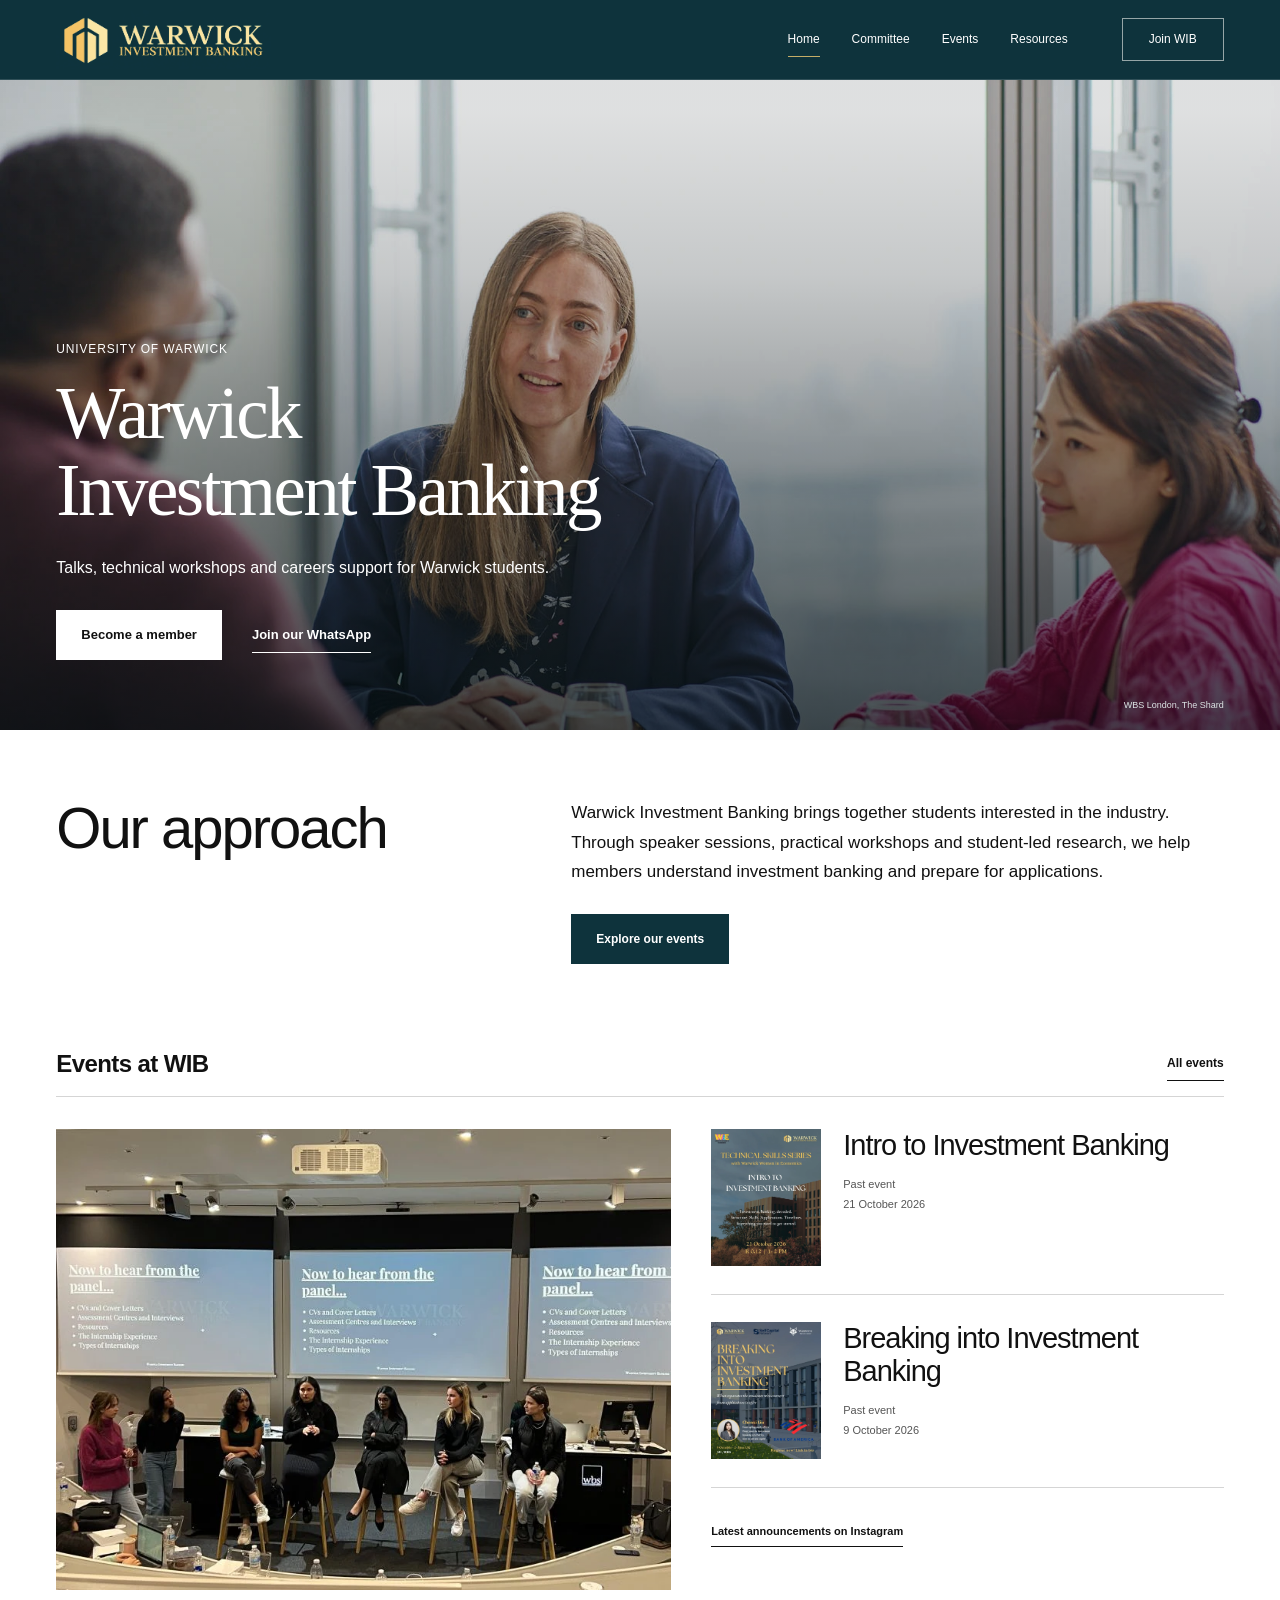
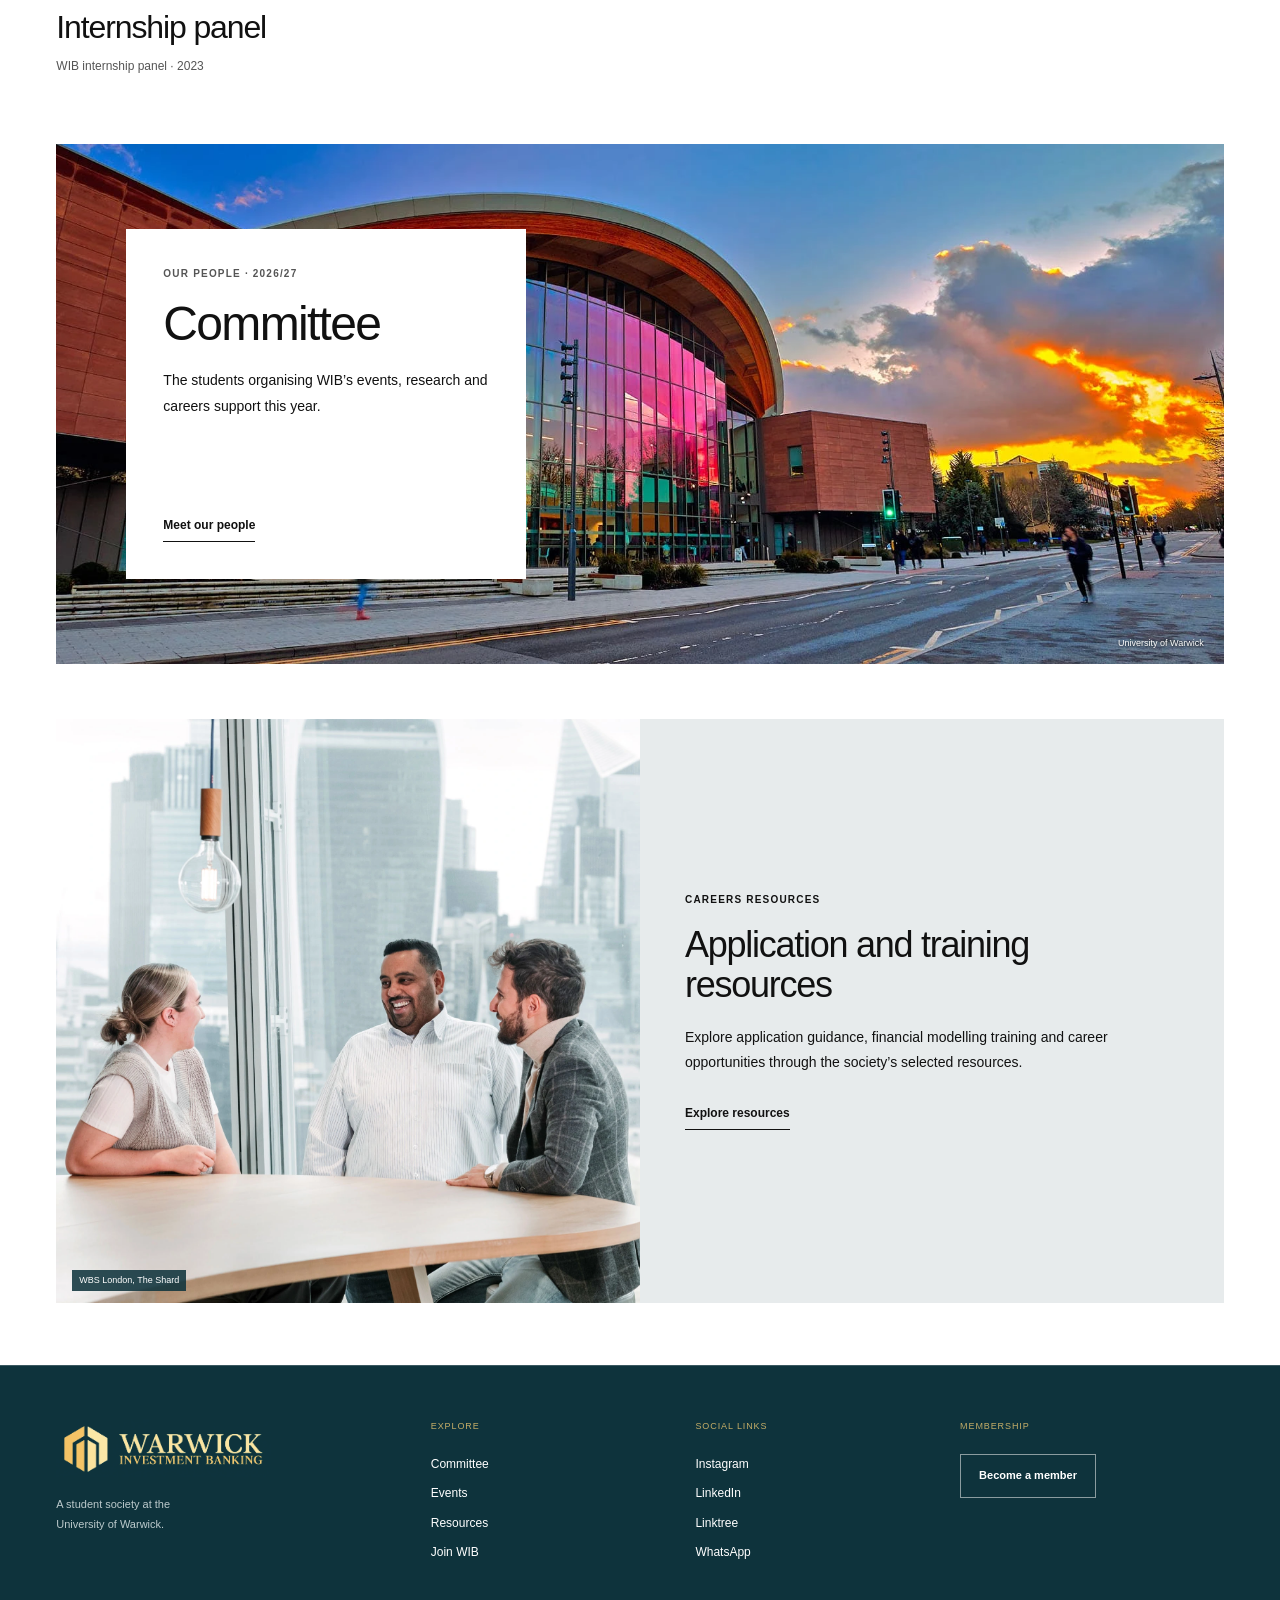
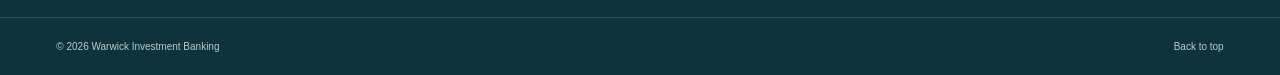
<file: index.html>
<!doctype html>
<html lang="en-GB">
<head>
  <meta charset="utf-8">
  <meta name="viewport" content="width=device-width, initial-scale=1">
  <meta name="theme-color" content="#0e333c">
  <title>Warwick Investment Banking | WIB</title>
  <meta name="description" content="Talks, technical workshops and careers support for Warwick students.">
  <meta property="og:title" content="Warwick Investment Banking | WIB">
  <meta property="og:description" content="Talks, technical workshops and careers support for Warwick students.">
  <meta property="og:type" content="website">
  <link rel="icon" type="image/png" href="./assets/favicon.png">
  
  <link rel="stylesheet" href="./styles.css?v=10d8bb12a65c">
  <link rel="stylesheet" href="./features.css?v=10d8bb12a65c">
  <link rel="stylesheet" href="./home.css?v=10d8bb12a65c">
  <script src="./site.js?v=10d8bb12a65c" defer></script>
</head>
<body id="top" class="page-home">
  <a class="skip-link" href="#main">Skip to content</a>
  <header class="site-header">
    <a class="brand" href="./" aria-label="Warwick Investment Banking home"><img src="./assets/wib-logo-large.webp" alt="Warwick Investment Banking" width="2169" height="725"></a>
    <button class="menu-toggle" aria-controls="navigation" aria-expanded="false" hidden>Menu <span class="menu-lines" aria-hidden="true"></span></button>
    <nav id="navigation" aria-label="Main navigation"><a href="./" aria-current="page">Home</a><a href="./committee.html">Committee</a><a href="./events.html">Events</a><a href="./resources.html">Resources</a><a class="nav-join" href="./join.html" >Join WIB</a></nav>
  </header>
  <main id="main"><section class="ib-hero" aria-labelledby="site-title">
  <img class="ib-hero-photo" src="./assets/photos/wbs-london-discussion.webp" alt="Participants in conversation at Warwick Business School’s London campus" width="1780" height="905" fetchpriority="high" decoding="async">
  <div class="ib-hero-content wrap"><p class="eyebrow">University of Warwick</p><h1 id="site-title">Warwick<br>Investment Banking</h1><p class="ib-hero-intro">Talks, technical workshops and careers support for Warwick students.</p><div class="ib-hero-actions"><a class="button ib-button-white" href="./join.html">Become a member</a><a class="line-link" href="https://chat.whatsapp.com/IuKTyCeDkY3EFkiX6rul5q">Join our WhatsApp</a></div></div>
  <p class="ib-photo-credit">WBS London, The Shard</p>
</section>
<section class="ib-about wrap" id="about" aria-labelledby="about-title"><h2 id="about-title">Our approach</h2><div><p>Warwick Investment Banking brings together students interested in the industry. Through speaker sessions, practical workshops and student-led research, we help members understand investment banking and prepare for applications.</p><a class="button button-dark" href="./events.html">Explore our events</a></div></section>
<section class="ib-latest wrap" id="events" aria-labelledby="home-events-title">
  <div class="ib-section-heading"><h2 id="home-events-title">Events at WIB</h2><a class="line-link" href="./events.html">All events</a></div>
  <div class="ib-news-grid">
    <figure class="ib-lead-story"><img src="./assets/photos/wib-internship-panel-2023.webp" alt="Panellists discussing CVs, interviews and internship experiences at WIB’s 2023 internship panel" width="800" height="600" loading="lazy" decoding="async"><figcaption><h3>Internship panel</h3><p>WIB internship panel · 2023</p></figcaption></figure>
    <div class="ib-news-list"><article class="ib-news-item" data-event data-end="2026-10-21T14:00:00+01:00"><a href="./event-intro-to-investment-banking.html" aria-label="Intro to Investment Banking event details"><img src="./assets/events/intro-to-investment-banking.webp" alt="Intro to Investment Banking poster" width="600" height="750" loading="lazy"></a><div><a href="./event-intro-to-investment-banking.html"><h3>Intro to Investment Banking</h3></a><p><span data-event-status>Past event</span><br><time datetime="2026-10-21">21 October 2026</time></p></div></article><article class="ib-news-item" data-event data-end="2026-10-09T15:00:00+01:00"><a href="./event-breaking-into-investment-banking.html" aria-label="Breaking into Investment Banking event details"><img src="./assets/events/breaking-into-investment-banking.webp" alt="Breaking into Investment Banking poster" width="600" height="750" loading="lazy"></a><div><a href="./event-breaking-into-investment-banking.html"><h3>Breaking into Investment Banking</h3></a><p><span data-event-status>Past event</span><br><time datetime="2026-10-09">9 October 2026</time></p></div></article><a class="ib-instagram-link line-link" href="https://www.instagram.com/warwickinvestmentbanking/">Latest announcements on Instagram</a></div>
  </div>
</section>
<section class="ib-committee wrap" id="committee" aria-labelledby="home-committee-title"><div class="ib-committee-feature">
  <img src="./assets/photos/warwick-campus-sunset.webp" alt="Warwick Arts Centre on the university’s central campus at sunset" width="1780" height="905" loading="lazy" decoding="async">
  <div class="ib-inset"><p class="eyebrow">Our people · 2026/27</p><h2 id="home-committee-title">Committee</h2><p>The students organising WIB’s events, research and careers support this year.</p><a class="line-link" href="./committee.html">Meet our people</a></div>
  <p class="ib-campus-caption">University of Warwick</p>
</div></section>
<section class="ib-resources wrap" id="resources" aria-labelledby="home-resources-title"><div class="ib-resource-feature"><figure class="ib-resource-photo"><img src="./assets/photos/wbs-london-conversation.webp" alt="Three people talking around a table at WBS London, The Shard" width="1661" height="1661" loading="lazy" decoding="async"><figcaption>WBS London, The Shard</figcaption></figure><div class="ib-resource-copy"><p class="eyebrow">Careers resources</p><h2 id="home-resources-title">Application and training resources</h2><p>Explore application guidance, financial modelling training and career opportunities through the society’s selected resources.</p><a class="line-link" href="./resources.html">Explore resources</a></div></div></section>

</main>
  <footer class="site-footer">
    <div class="footer-main wrap">
      <div class="footer-brand"><a href="./" aria-label="Warwick Investment Banking home"><img src="./assets/wib-logo-large.webp" alt="Warwick Investment Banking" width="2169" height="725" loading="lazy"></a><p>A student society at the<br>University of Warwick.</p></div>
      <div><p class="footer-label">Explore</p><nav aria-label="Footer navigation"><a href="./committee.html">Committee</a><a href="./events.html">Events</a><a href="./resources.html">Resources</a><a href="./join.html">Join WIB</a></nav></div>
      <div><p class="footer-label">Social links</p><nav aria-label="Social links"><a href="https://www.instagram.com/warwickinvestmentbanking/">Instagram</a><a href="https://www.linkedin.com/company/warwick-investment-banking-society/">LinkedIn</a><a href="https://linktr.ee/WarwickInvestmentBanking">Linktree</a><a href="https://chat.whatsapp.com/IuKTyCeDkY3EFkiX6rul5q">WhatsApp</a></nav></div>
      <div class="footer-join"><p class="footer-label">Membership</p><a class="button button-outline-light" href="./join.html">Become a member</a></div>
    </div>
    <div class="footer-bottom wrap"><p>© 2026 Warwick Investment Banking</p><a href="#top">Back to top</a></div>
  </footer>
  <dialog class="poster-viewer" aria-labelledby="poster-dialog-title"><div class="poster-toolbar"><h2 id="poster-dialog-title">Event poster</h2><form method="dialog"><button type="submit" class="text-control">Close</button></form></div><div data-poster-stage></div><p data-poster-caption></p><a class="line-link" data-poster-download download>Download poster</a></dialog>
  <p class="sr-only" role="status" data-save-feedback></p>
</body>
</html>
</file>
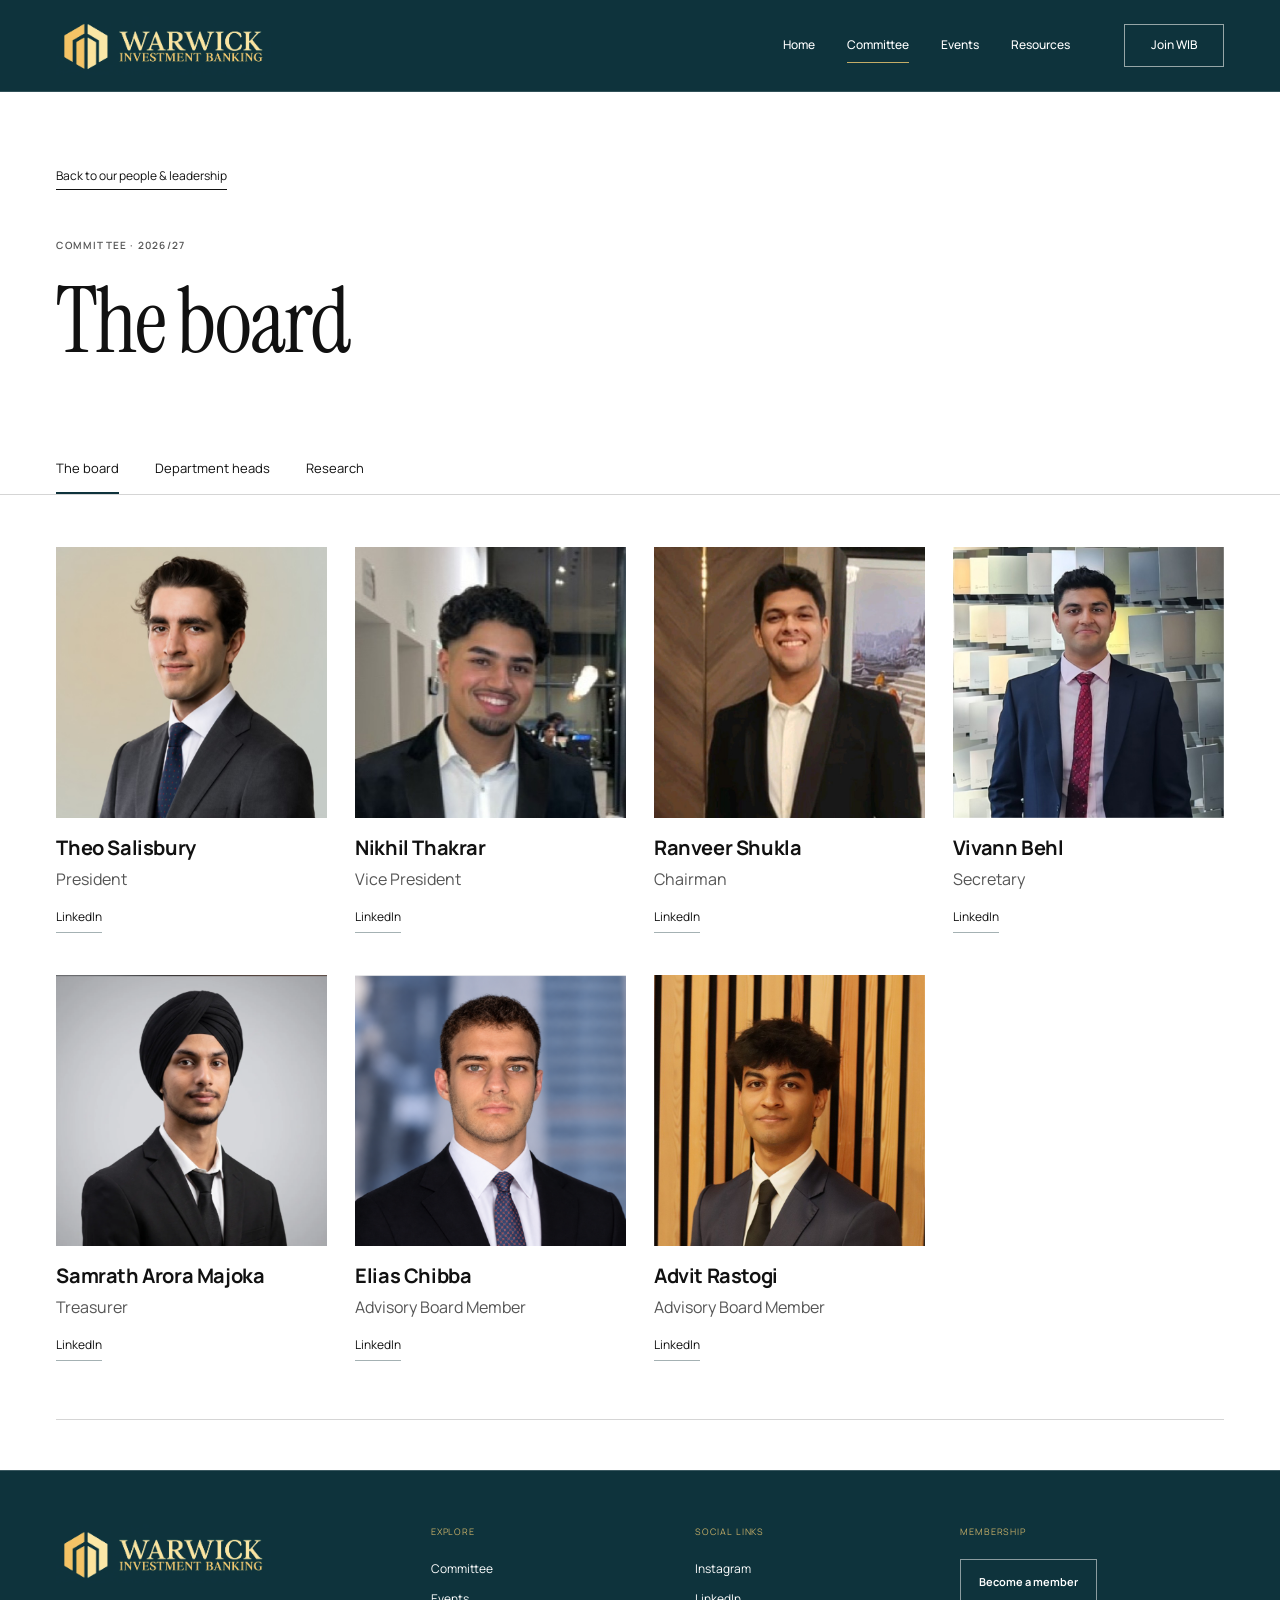
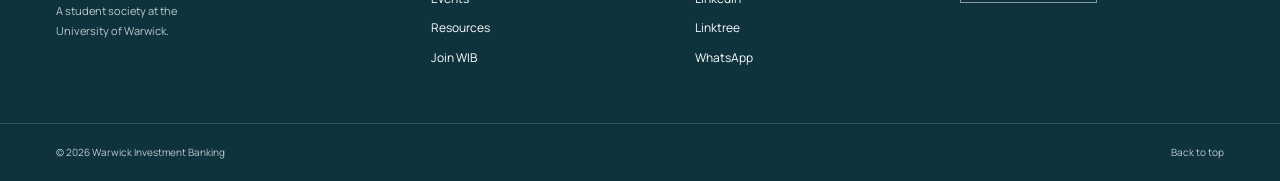
<file: committee-board.html>
<!doctype html>
<html lang="en-GB">
<head>
  <meta charset="utf-8">
  <meta name="viewport" content="width=device-width, initial-scale=1">
  <meta name="theme-color" content="#0e333c">
  <title>The board | Warwick Investment Banking</title>
  <meta name="description" content="Meet the WIB the board for 2026/27.">
  <meta property="og:title" content="The board | Warwick Investment Banking">
  <meta property="og:description" content="Meet the WIB the board for 2026/27.">
  <meta property="og:type" content="website">
  <link rel="icon" type="image/png" href="./assets/favicon.png">
  <link rel="preload" href="./assets/fonts/instrument-serif-regular.woff2" as="font" type="font/woff2" crossorigin>
  <link rel="stylesheet" href="./styles.css?v=10d8bb12a65c">
  <link rel="stylesheet" href="./features.css?v=10d8bb12a65c">
  
  <script src="./site.js?v=10d8bb12a65c" defer></script>
</head>
<body id="top" class="page-committee">
  <a class="skip-link" href="#main">Skip to content</a>
  <header class="site-header">
    <a class="brand" href="./" aria-label="Warwick Investment Banking home"><img src="./assets/wib-logo-large.webp" alt="Warwick Investment Banking" width="2169" height="725"></a>
    <button class="menu-toggle" aria-controls="navigation" aria-expanded="false" hidden>Menu <span class="menu-lines" aria-hidden="true"></span></button>
    <nav id="navigation" aria-label="Main navigation"><a href="./">Home</a><a href="./committee.html" aria-current="page">Committee</a><a href="./events.html">Events</a><a href="./resources.html">Resources</a><a class="nav-join" href="./join.html" >Join WIB</a></nav>
  </header>
  <main id="main"><section class="committee-masthead wrap" aria-labelledby="committee-title">
  <a class="committee-back" href="./committee.html">Back to our people &amp; leadership</a>
  <p class="eyebrow">Committee · 2026/27</p>
  <div class="committee-title-row"><h1 id="committee-title">The board</h1></div>
</section>
<nav class="department-nav" aria-label="Committee groups"><div class="wrap"><a href="./committee-board.html" aria-current="page">The board</a><a href="./committee-department-heads.html">Department heads</a><a href="./committee-research.html">Research</a></div></nav>
<div class="committee-directory wrap"><section class="department department-board" id="board" aria-label="The board"><ul class="people-grid"><li class="person"><div class="portrait"><img class="portrait-crop" src="./assets/committee/unframed/linkedin/theo-salisbury.png" alt="Theo Salisbury" width="800" height="800" loading="lazy" decoding="async" style="width:100.0000%;max-width:none;left:-0.0000%;top:-0.0000%"></div><div class="person-copy"><h2 class="person-name">Theo Salisbury</h2><p class="person-role">President</p><a class="person-link" href="https://uk.linkedin.com/in/theo-salisbury-951661211" aria-label="Theo Salisbury on LinkedIn">LinkedIn</a></div></li><li class="person"><div class="portrait"><img class="portrait-crop" src="./assets/committee/unframed/linkedin/nikhil-thakrar.jpeg" alt="Nikhil Thakrar" width="800" height="800" loading="lazy" decoding="async" style="width:100.0000%;max-width:none;left:-0.0000%;top:-0.0000%"></div><div class="person-copy"><h2 class="person-name">Nikhil Thakrar</h2><p class="person-role">Vice President</p><a class="person-link" href="https://uk.linkedin.com/in/nikhilthakrar" aria-label="Nikhil Thakrar on LinkedIn">LinkedIn</a></div></li><li class="person"><div class="portrait"><img class="portrait-crop" src="./assets/committee/unframed/linkedin/ranveer-shukla.jpeg" alt="Ranveer Shukla" width="800" height="800" loading="lazy" decoding="async" style="width:100.0000%;max-width:none;left:-0.0000%;top:-0.0000%"></div><div class="person-copy"><h2 class="person-name">Ranveer Shukla</h2><p class="person-role">Chairman</p><a class="person-link" href="https://uk.linkedin.com/in/ranveershukla" aria-label="Ranveer Shukla on LinkedIn">LinkedIn</a></div></li><li class="person"><div class="portrait"><img class="portrait-crop" src="./assets/committee/unframed/linkedin/vivann-behl.png" alt="Vivann Behl" width="800" height="800" loading="lazy" decoding="async" style="width:100.0000%;max-width:none;left:-0.0000%;top:-0.0000%"></div><div class="person-copy"><h2 class="person-name">Vivann Behl</h2><p class="person-role">Secretary</p><a class="person-link" href="https://uk.linkedin.com/in/vivann-r-behl-51663a221" aria-label="Vivann Behl on LinkedIn">LinkedIn</a></div></li><li class="person"><div class="portrait"><img class="portrait-crop" src="./assets/committee/samrath-arora-majoka.png" alt="Samrath Arora Majoka" width="800" height="800" loading="lazy" decoding="async" style="width:100.0000%;max-width:none;left:-0.0000%;top:-0.0000%"></div><div class="person-copy"><h2 class="person-name">Samrath Arora Majoka</h2><p class="person-role">Treasurer</p><a class="person-link" href="https://www.linkedin.com/in/samratharora/" aria-label="Samrath Arora Majoka on LinkedIn">LinkedIn</a></div></li><li class="person"><div class="portrait"><img class="portrait-crop" src="./assets/committee/unframed/linkedin/elias-chibba.png" alt="Elias Chibba" width="800" height="800" loading="lazy" decoding="async" style="width:100.0000%;max-width:none;left:-0.0000%;top:-0.0000%"></div><div class="person-copy"><h2 class="person-name">Elias Chibba</h2><p class="person-role">Advisory Board Member</p><a class="person-link" href="https://uk.linkedin.com/in/eliaschibba" aria-label="Elias Chibba on LinkedIn">LinkedIn</a></div></li><li class="person"><div class="portrait"><img class="portrait-crop" src="./assets/committee/unframed/linkedin/advit-rastogi.jpeg" alt="Advit Rastogi" width="800" height="800" loading="lazy" decoding="async" style="width:100.0000%;max-width:none;left:-0.0000%;top:-0.0000%"></div><div class="person-copy"><h2 class="person-name">Advit Rastogi</h2><p class="person-role">Advisory Board Member</p><a class="person-link" href="https://uk.linkedin.com/in/advit-rastogi" aria-label="Advit Rastogi on LinkedIn">LinkedIn</a></div></li></ul></section></div>
</main>
  <footer class="site-footer">
    <div class="footer-main wrap">
      <div class="footer-brand"><a href="./" aria-label="Warwick Investment Banking home"><img src="./assets/wib-logo-large.webp" alt="Warwick Investment Banking" width="2169" height="725" loading="lazy"></a><p>A student society at the<br>University of Warwick.</p></div>
      <div><p class="footer-label">Explore</p><nav aria-label="Footer navigation"><a href="./committee.html">Committee</a><a href="./events.html">Events</a><a href="./resources.html">Resources</a><a href="./join.html">Join WIB</a></nav></div>
      <div><p class="footer-label">Social links</p><nav aria-label="Social links"><a href="https://www.instagram.com/warwickinvestmentbanking/">Instagram</a><a href="https://www.linkedin.com/company/warwick-investment-banking-society/">LinkedIn</a><a href="https://linktr.ee/WarwickInvestmentBanking">Linktree</a><a href="https://chat.whatsapp.com/IuKTyCeDkY3EFkiX6rul5q">WhatsApp</a></nav></div>
      <div class="footer-join"><p class="footer-label">Membership</p><a class="button button-outline-light" href="./join.html">Become a member</a></div>
    </div>
    <div class="footer-bottom wrap"><p>© 2026 Warwick Investment Banking</p><a href="#top">Back to top</a></div>
  </footer>
  <dialog class="poster-viewer" aria-labelledby="poster-dialog-title"><div class="poster-toolbar"><h2 id="poster-dialog-title">Event poster</h2><form method="dialog"><button type="submit" class="text-control">Close</button></form></div><div data-poster-stage></div><p data-poster-caption></p><a class="line-link" data-poster-download download>Download poster</a></dialog>
  <p class="sr-only" role="status" data-save-feedback></p>
</body>
</html>
</file>
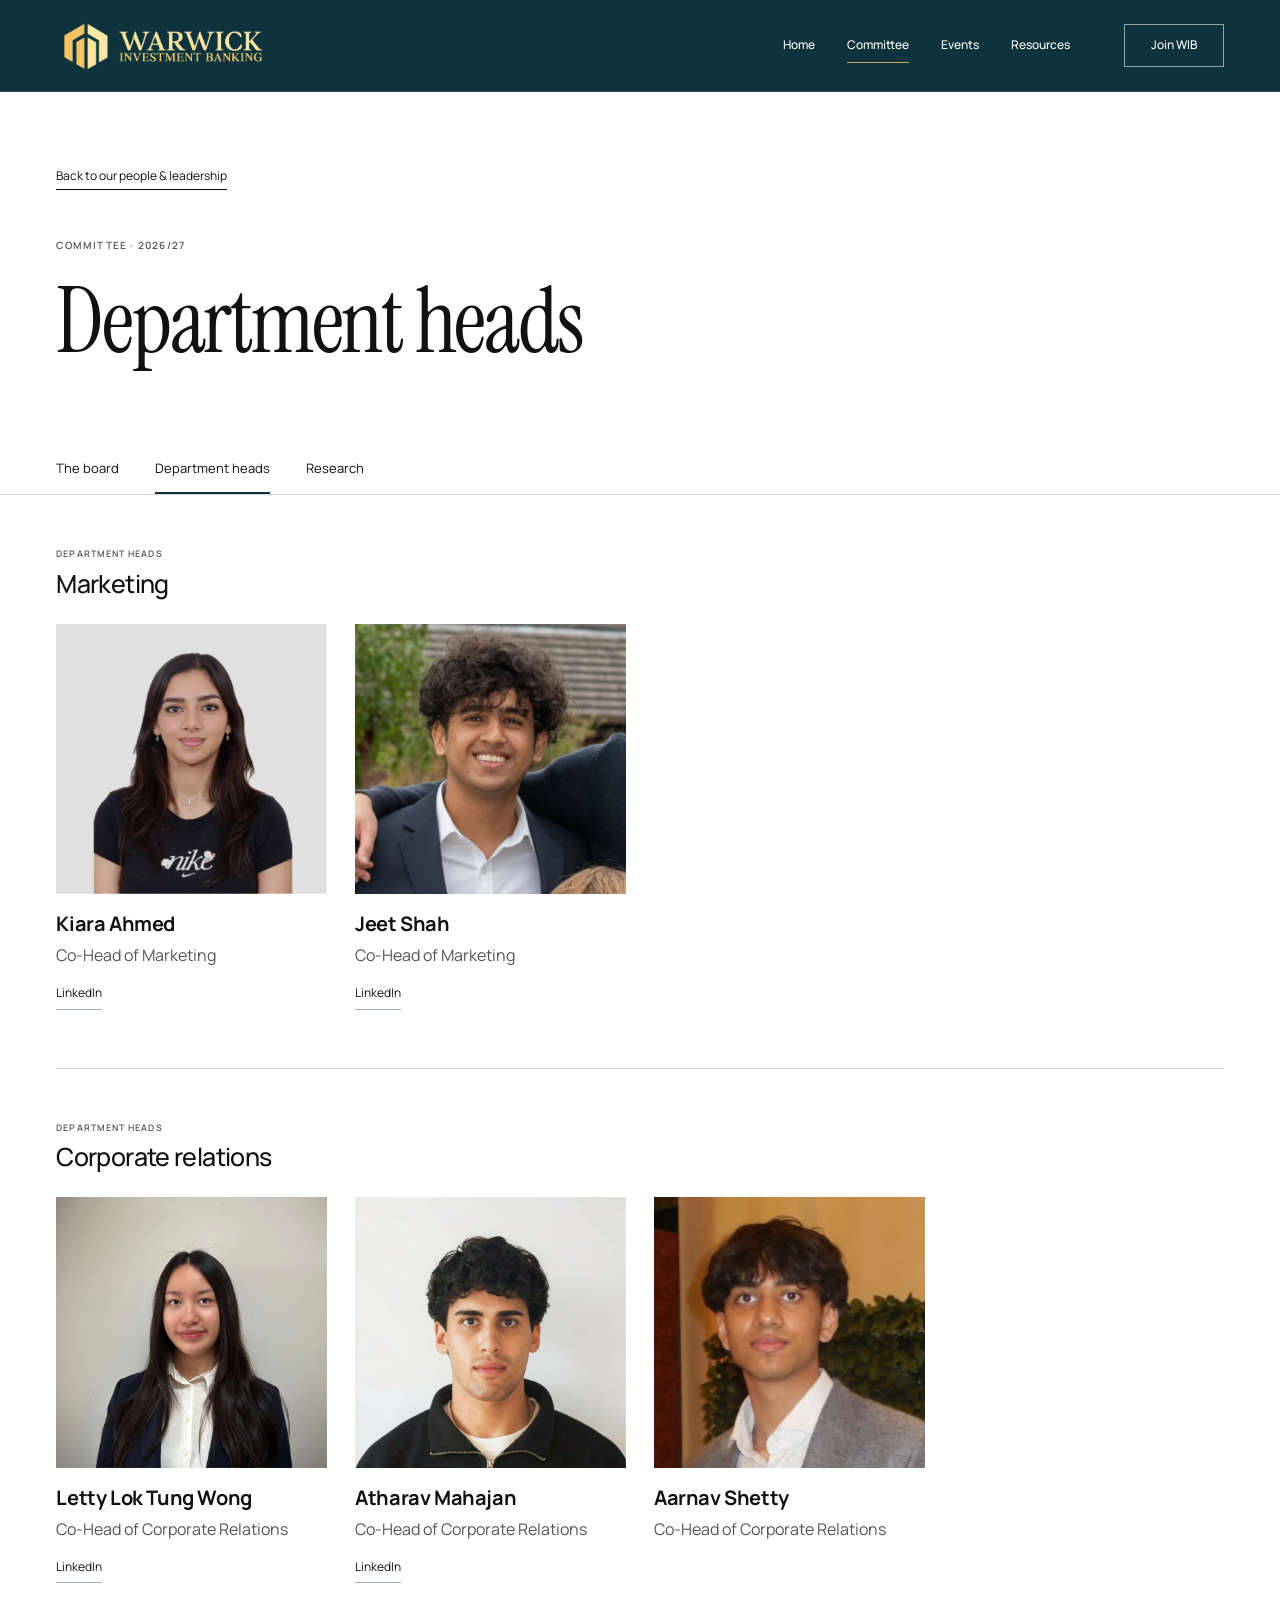
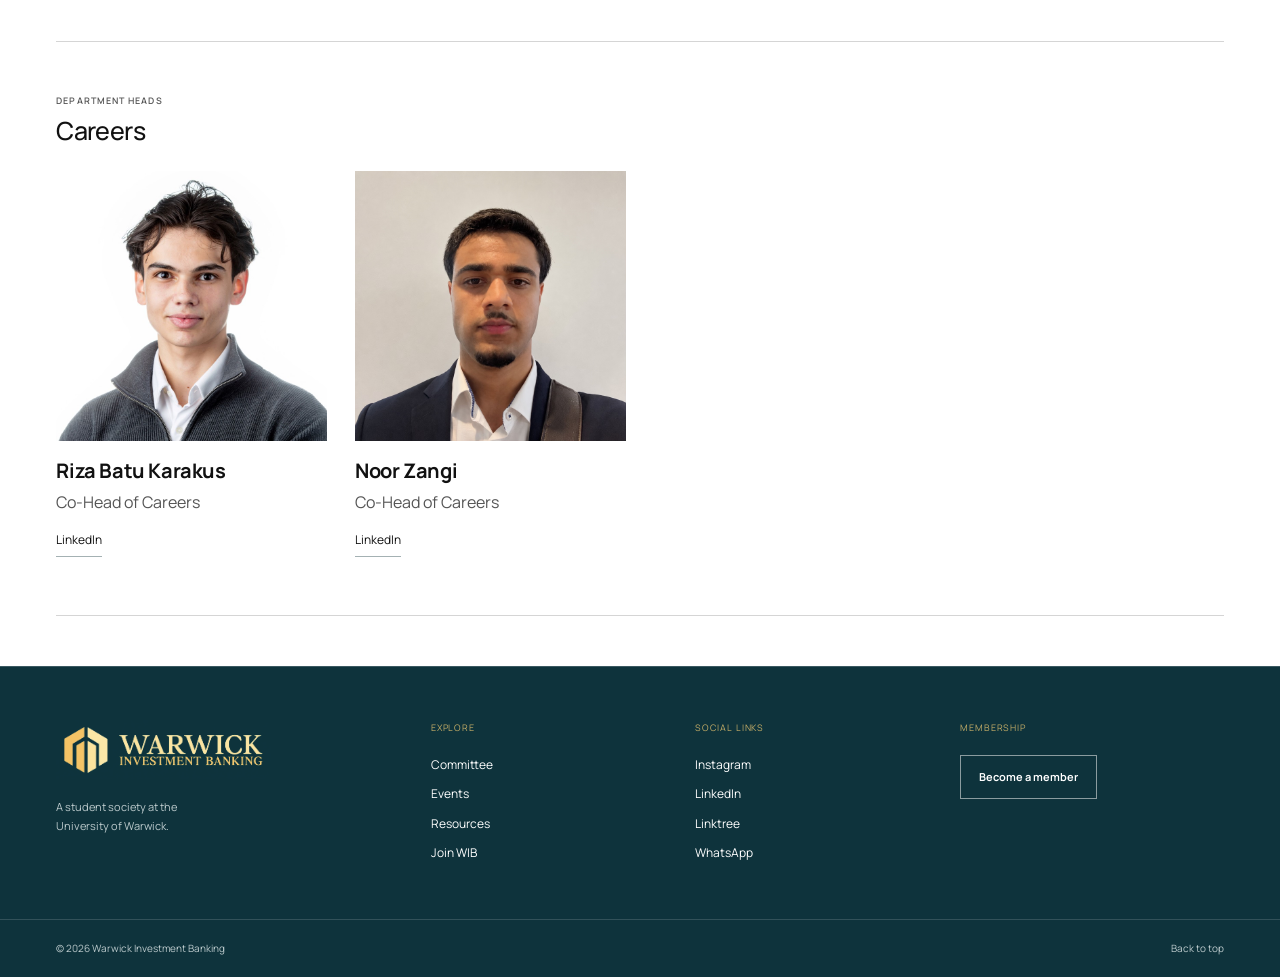
<file: committee-department-heads.html>
<!doctype html>
<html lang="en-GB">
<head>
  <meta charset="utf-8">
  <meta name="viewport" content="width=device-width, initial-scale=1">
  <meta name="theme-color" content="#0e333c">
  <title>Department heads | Warwick Investment Banking</title>
  <meta name="description" content="Meet the WIB department heads for 2026/27.">
  <meta property="og:title" content="Department heads | Warwick Investment Banking">
  <meta property="og:description" content="Meet the WIB department heads for 2026/27.">
  <meta property="og:type" content="website">
  <link rel="icon" type="image/png" href="./assets/favicon.png">
  <link rel="preload" href="./assets/fonts/instrument-serif-regular.woff2" as="font" type="font/woff2" crossorigin>
  <link rel="stylesheet" href="./styles.css?v=10d8bb12a65c">
  <link rel="stylesheet" href="./features.css?v=10d8bb12a65c">
  
  <script src="./site.js?v=10d8bb12a65c" defer></script>
</head>
<body id="top" class="page-committee">
  <a class="skip-link" href="#main">Skip to content</a>
  <header class="site-header">
    <a class="brand" href="./" aria-label="Warwick Investment Banking home"><img src="./assets/wib-logo-large.webp" alt="Warwick Investment Banking" width="2169" height="725"></a>
    <button class="menu-toggle" aria-controls="navigation" aria-expanded="false" hidden>Menu <span class="menu-lines" aria-hidden="true"></span></button>
    <nav id="navigation" aria-label="Main navigation"><a href="./">Home</a><a href="./committee.html" aria-current="page">Committee</a><a href="./events.html">Events</a><a href="./resources.html">Resources</a><a class="nav-join" href="./join.html" >Join WIB</a></nav>
  </header>
  <main id="main"><section class="committee-masthead wrap" aria-labelledby="committee-title">
  <a class="committee-back" href="./committee.html">Back to our people &amp; leadership</a>
  <p class="eyebrow">Committee · 2026/27</p>
  <div class="committee-title-row"><h1 id="committee-title">Department heads</h1></div>
</section>
<nav class="department-nav" aria-label="Committee groups"><div class="wrap"><a href="./committee-board.html">The board</a><a href="./committee-department-heads.html" aria-current="page">Department heads</a><a href="./committee-research.html">Research</a></div></nav>
<div class="committee-directory wrap"><section class="department department-marketing" id="marketing" aria-labelledby="title-marketing"><div class="department-heading"><p class="eyebrow">Department heads</p><h2 id="title-marketing">Marketing</h2></div><ul class="people-grid"><li class="person"><div class="portrait"><img class="portrait-crop" src="./assets/committee/unframed/linkedin/kiara-ahmed.png" alt="Kiara Ahmed" width="800" height="800" loading="lazy" decoding="async" style="width:100.0000%;max-width:none;left:-0.0000%;top:-0.0000%"></div><div class="person-copy"><h3 class="person-name">Kiara Ahmed</h3><p class="person-role">Co-Head of Marketing</p><a class="person-link" href="https://uk.linkedin.com/in/kiaraahmed10" aria-label="Kiara Ahmed on LinkedIn">LinkedIn</a></div></li><li class="person"><div class="portrait"><img class="portrait-crop" src="./assets/committee/unframed/linkedin/jeet-shah.jpeg" alt="Jeet Shah" width="800" height="800" loading="lazy" decoding="async" style="width:100.0000%;max-width:none;left:-0.0000%;top:-0.0000%"></div><div class="person-copy"><h3 class="person-name">Jeet Shah</h3><p class="person-role">Co-Head of Marketing</p><a class="person-link" href="https://uk.linkedin.com/in/jeet-shah--" aria-label="Jeet Shah on LinkedIn">LinkedIn</a></div></li></ul></section><section class="department department-corporate-relations" id="corporate-relations" aria-labelledby="title-corporate-relations"><div class="department-heading"><p class="eyebrow">Department heads</p><h2 id="title-corporate-relations">Corporate relations</h2></div><ul class="people-grid"><li class="person"><div class="portrait"><img class="portrait-crop" src="./assets/committee/unframed/linkedin/letty-lok-tung-wong.jpeg" alt="Letty Lok Tung Wong" width="800" height="800" loading="lazy" decoding="async" style="width:100.0000%;max-width:none;left:-0.0000%;top:-0.0000%"></div><div class="person-copy"><h3 class="person-name">Letty Lok Tung Wong</h3><p class="person-role">Co-Head of Corporate Relations</p><a class="person-link" href="https://uk.linkedin.com/in/letty-lok-tung-wong-856a65277" aria-label="Letty Lok Tung Wong on LinkedIn">LinkedIn</a></div></li><li class="person"><div class="portrait"><img class="portrait-crop" src="./assets/committee/unframed/linkedin/atharav-mahajan.png" alt="Atharav Mahajan" width="800" height="800" loading="lazy" decoding="async" style="width:100.0000%;max-width:none;left:-0.0000%;top:-0.0000%"></div><div class="person-copy"><h3 class="person-name">Atharav Mahajan</h3><p class="person-role">Co-Head of Corporate Relations</p><a class="person-link" href="https://in.linkedin.com/in/atharav-mahajan-1bb6b9346" aria-label="Atharav Mahajan on LinkedIn">LinkedIn</a></div></li><li class="person"><div class="portrait"><img class="portrait-crop" src="./assets/committee/unframed/artwork/aarnav-shetty.jpg" alt="Aarnav Shetty" width="1088" height="1344" loading="lazy" decoding="async" style="width:398.5348%;max-width:none;left:-151.2821%;top:-169.9634%"></div><div class="person-copy"><h3 class="person-name">Aarnav Shetty</h3><p class="person-role">Co-Head of Corporate Relations</p></div></li></ul></section><section class="department department-careers" id="careers" aria-labelledby="title-careers"><div class="department-heading"><p class="eyebrow">Department heads</p><h2 id="title-careers">Careers</h2></div><ul class="people-grid"><li class="person"><div class="portrait"><img class="portrait-crop" src="./assets/committee/unframed/linkedin/riza-batu-karakus.jpeg" alt="Riza Batu Karakus" width="800" height="800" loading="lazy" decoding="async" style="width:100.0000%;max-width:none;left:-0.0000%;top:-0.0000%"></div><div class="person-copy"><h3 class="person-name">Riza Batu Karakus</h3><p class="person-role">Co-Head of Careers</p><a class="person-link" href="https://uk.linkedin.com/in/riza-batu-karakus-" aria-label="Riza Batu Karakus on LinkedIn">LinkedIn</a></div></li><li class="person"><div class="portrait"><img class="portrait-crop" src="./assets/committee/unframed/linkedin/noor-zangi.png" alt="Noor Zangi" width="800" height="800" loading="lazy" decoding="async" style="width:100.0000%;max-width:none;left:-0.0000%;top:-0.0000%"></div><div class="person-copy"><h3 class="person-name">Noor Zangi</h3><p class="person-role">Co-Head of Careers</p><a class="person-link" href="https://uk.linkedin.com/in/noorzangi" aria-label="Noor Zangi on LinkedIn">LinkedIn</a></div></li></ul></section></div>
</main>
  <footer class="site-footer">
    <div class="footer-main wrap">
      <div class="footer-brand"><a href="./" aria-label="Warwick Investment Banking home"><img src="./assets/wib-logo-large.webp" alt="Warwick Investment Banking" width="2169" height="725" loading="lazy"></a><p>A student society at the<br>University of Warwick.</p></div>
      <div><p class="footer-label">Explore</p><nav aria-label="Footer navigation"><a href="./committee.html">Committee</a><a href="./events.html">Events</a><a href="./resources.html">Resources</a><a href="./join.html">Join WIB</a></nav></div>
      <div><p class="footer-label">Social links</p><nav aria-label="Social links"><a href="https://www.instagram.com/warwickinvestmentbanking/">Instagram</a><a href="https://www.linkedin.com/company/warwick-investment-banking-society/">LinkedIn</a><a href="https://linktr.ee/WarwickInvestmentBanking">Linktree</a><a href="https://chat.whatsapp.com/IuKTyCeDkY3EFkiX6rul5q">WhatsApp</a></nav></div>
      <div class="footer-join"><p class="footer-label">Membership</p><a class="button button-outline-light" href="./join.html">Become a member</a></div>
    </div>
    <div class="footer-bottom wrap"><p>© 2026 Warwick Investment Banking</p><a href="#top">Back to top</a></div>
  </footer>
  <dialog class="poster-viewer" aria-labelledby="poster-dialog-title"><div class="poster-toolbar"><h2 id="poster-dialog-title">Event poster</h2><form method="dialog"><button type="submit" class="text-control">Close</button></form></div><div data-poster-stage></div><p data-poster-caption></p><a class="line-link" data-poster-download download>Download poster</a></dialog>
  <p class="sr-only" role="status" data-save-feedback></p>
</body>
</html>
</file>
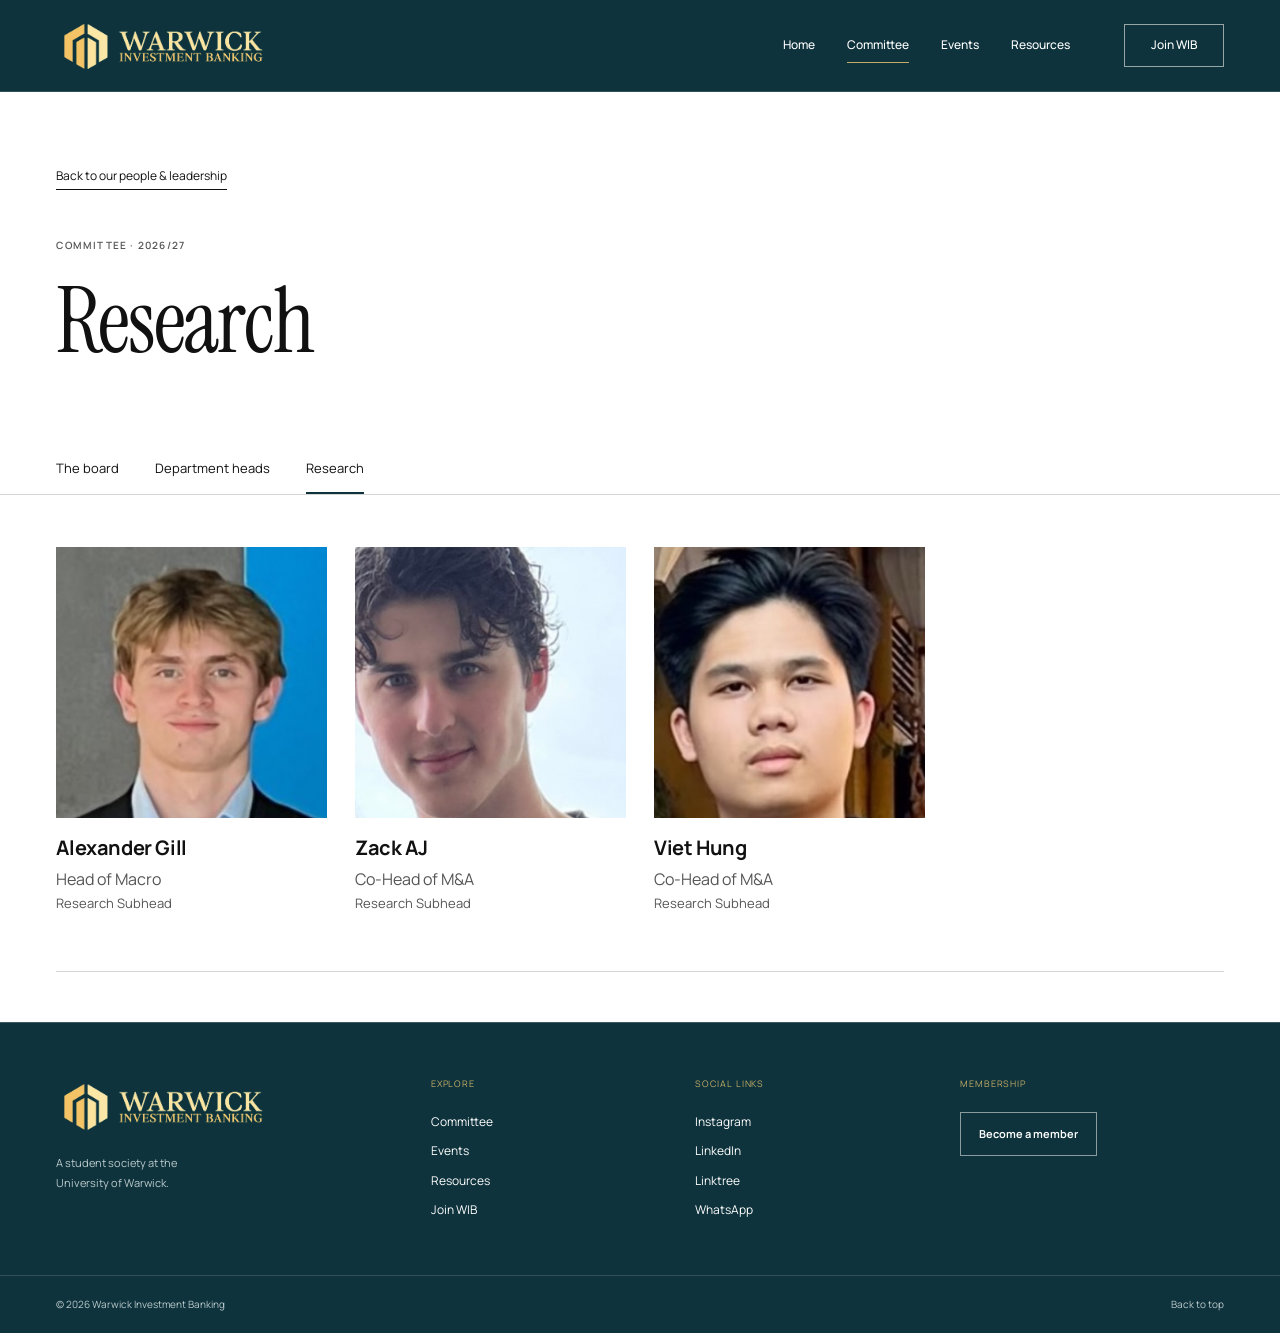
<file: committee-research.html>
<!doctype html>
<html lang="en-GB">
<head>
  <meta charset="utf-8">
  <meta name="viewport" content="width=device-width, initial-scale=1">
  <meta name="theme-color" content="#0e333c">
  <title>Research | Warwick Investment Banking</title>
  <meta name="description" content="Meet the WIB research for 2026/27.">
  <meta property="og:title" content="Research | Warwick Investment Banking">
  <meta property="og:description" content="Meet the WIB research for 2026/27.">
  <meta property="og:type" content="website">
  <link rel="icon" type="image/png" href="./assets/favicon.png">
  <link rel="preload" href="./assets/fonts/instrument-serif-regular.woff2" as="font" type="font/woff2" crossorigin>
  <link rel="stylesheet" href="./styles.css?v=10d8bb12a65c">
  <link rel="stylesheet" href="./features.css?v=10d8bb12a65c">
  
  <script src="./site.js?v=10d8bb12a65c" defer></script>
</head>
<body id="top" class="page-committee">
  <a class="skip-link" href="#main">Skip to content</a>
  <header class="site-header">
    <a class="brand" href="./" aria-label="Warwick Investment Banking home"><img src="./assets/wib-logo-large.webp" alt="Warwick Investment Banking" width="2169" height="725"></a>
    <button class="menu-toggle" aria-controls="navigation" aria-expanded="false" hidden>Menu <span class="menu-lines" aria-hidden="true"></span></button>
    <nav id="navigation" aria-label="Main navigation"><a href="./">Home</a><a href="./committee.html" aria-current="page">Committee</a><a href="./events.html">Events</a><a href="./resources.html">Resources</a><a class="nav-join" href="./join.html" >Join WIB</a></nav>
  </header>
  <main id="main"><section class="committee-masthead wrap" aria-labelledby="committee-title">
  <a class="committee-back" href="./committee.html">Back to our people &amp; leadership</a>
  <p class="eyebrow">Committee · 2026/27</p>
  <div class="committee-title-row"><h1 id="committee-title">Research</h1></div>
</section>
<nav class="department-nav" aria-label="Committee groups"><div class="wrap"><a href="./committee-board.html">The board</a><a href="./committee-department-heads.html">Department heads</a><a href="./committee-research.html" aria-current="page">Research</a></div></nav>
<div class="committee-directory wrap"><section class="department department-research" id="research" aria-label="Research"><ul class="people-grid"><li class="person"><div class="portrait"><img class="portrait-crop" src="./assets/committee/unframed/artwork/alexander-gill.jpg" alt="Alexander Gill" width="1088" height="1344" loading="lazy" decoding="async" style="width:438.7097%;max-width:none;left:-169.3548%;top:-174.1935%"></div><div class="person-copy"><h2 class="person-name">Alexander Gill</h2><p class="person-role">Head of Macro<span class="person-detail">Research Subhead</span></p></div></li><li class="person"><div class="portrait"><img class="portrait-crop" src="./assets/committee/unframed/artwork/zack-aj.jpg" alt="Zack AJ" width="1088" height="1344" loading="lazy" decoding="async" style="width:323.8095%;max-width:none;left:-111.9048%;top:-143.4524%"></div><div class="person-copy"><h2 class="person-name">Zack AJ</h2><p class="person-role">Co-Head of M&amp;A<span class="person-detail">Research Subhead</span></p></div></li><li class="person"><div class="portrait"><img class="portrait-crop" src="./assets/committee/unframed/artwork/viet-hung.jpg" alt="Viet Hung" width="1088" height="1344" loading="lazy" decoding="async" style="width:461.0169%;max-width:none;left:-180.5085%;top:-179.2373%"></div><div class="person-copy"><h2 class="person-name">Viet Hung</h2><p class="person-role">Co-Head of M&amp;A<span class="person-detail">Research Subhead</span></p></div></li></ul></section></div>
</main>
  <footer class="site-footer">
    <div class="footer-main wrap">
      <div class="footer-brand"><a href="./" aria-label="Warwick Investment Banking home"><img src="./assets/wib-logo-large.webp" alt="Warwick Investment Banking" width="2169" height="725" loading="lazy"></a><p>A student society at the<br>University of Warwick.</p></div>
      <div><p class="footer-label">Explore</p><nav aria-label="Footer navigation"><a href="./committee.html">Committee</a><a href="./events.html">Events</a><a href="./resources.html">Resources</a><a href="./join.html">Join WIB</a></nav></div>
      <div><p class="footer-label">Social links</p><nav aria-label="Social links"><a href="https://www.instagram.com/warwickinvestmentbanking/">Instagram</a><a href="https://www.linkedin.com/company/warwick-investment-banking-society/">LinkedIn</a><a href="https://linktr.ee/WarwickInvestmentBanking">Linktree</a><a href="https://chat.whatsapp.com/IuKTyCeDkY3EFkiX6rul5q">WhatsApp</a></nav></div>
      <div class="footer-join"><p class="footer-label">Membership</p><a class="button button-outline-light" href="./join.html">Become a member</a></div>
    </div>
    <div class="footer-bottom wrap"><p>© 2026 Warwick Investment Banking</p><a href="#top">Back to top</a></div>
  </footer>
  <dialog class="poster-viewer" aria-labelledby="poster-dialog-title"><div class="poster-toolbar"><h2 id="poster-dialog-title">Event poster</h2><form method="dialog"><button type="submit" class="text-control">Close</button></form></div><div data-poster-stage></div><p data-poster-caption></p><a class="line-link" data-poster-download download>Download poster</a></dialog>
  <p class="sr-only" role="status" data-save-feedback></p>
</body>
</html>
</file>
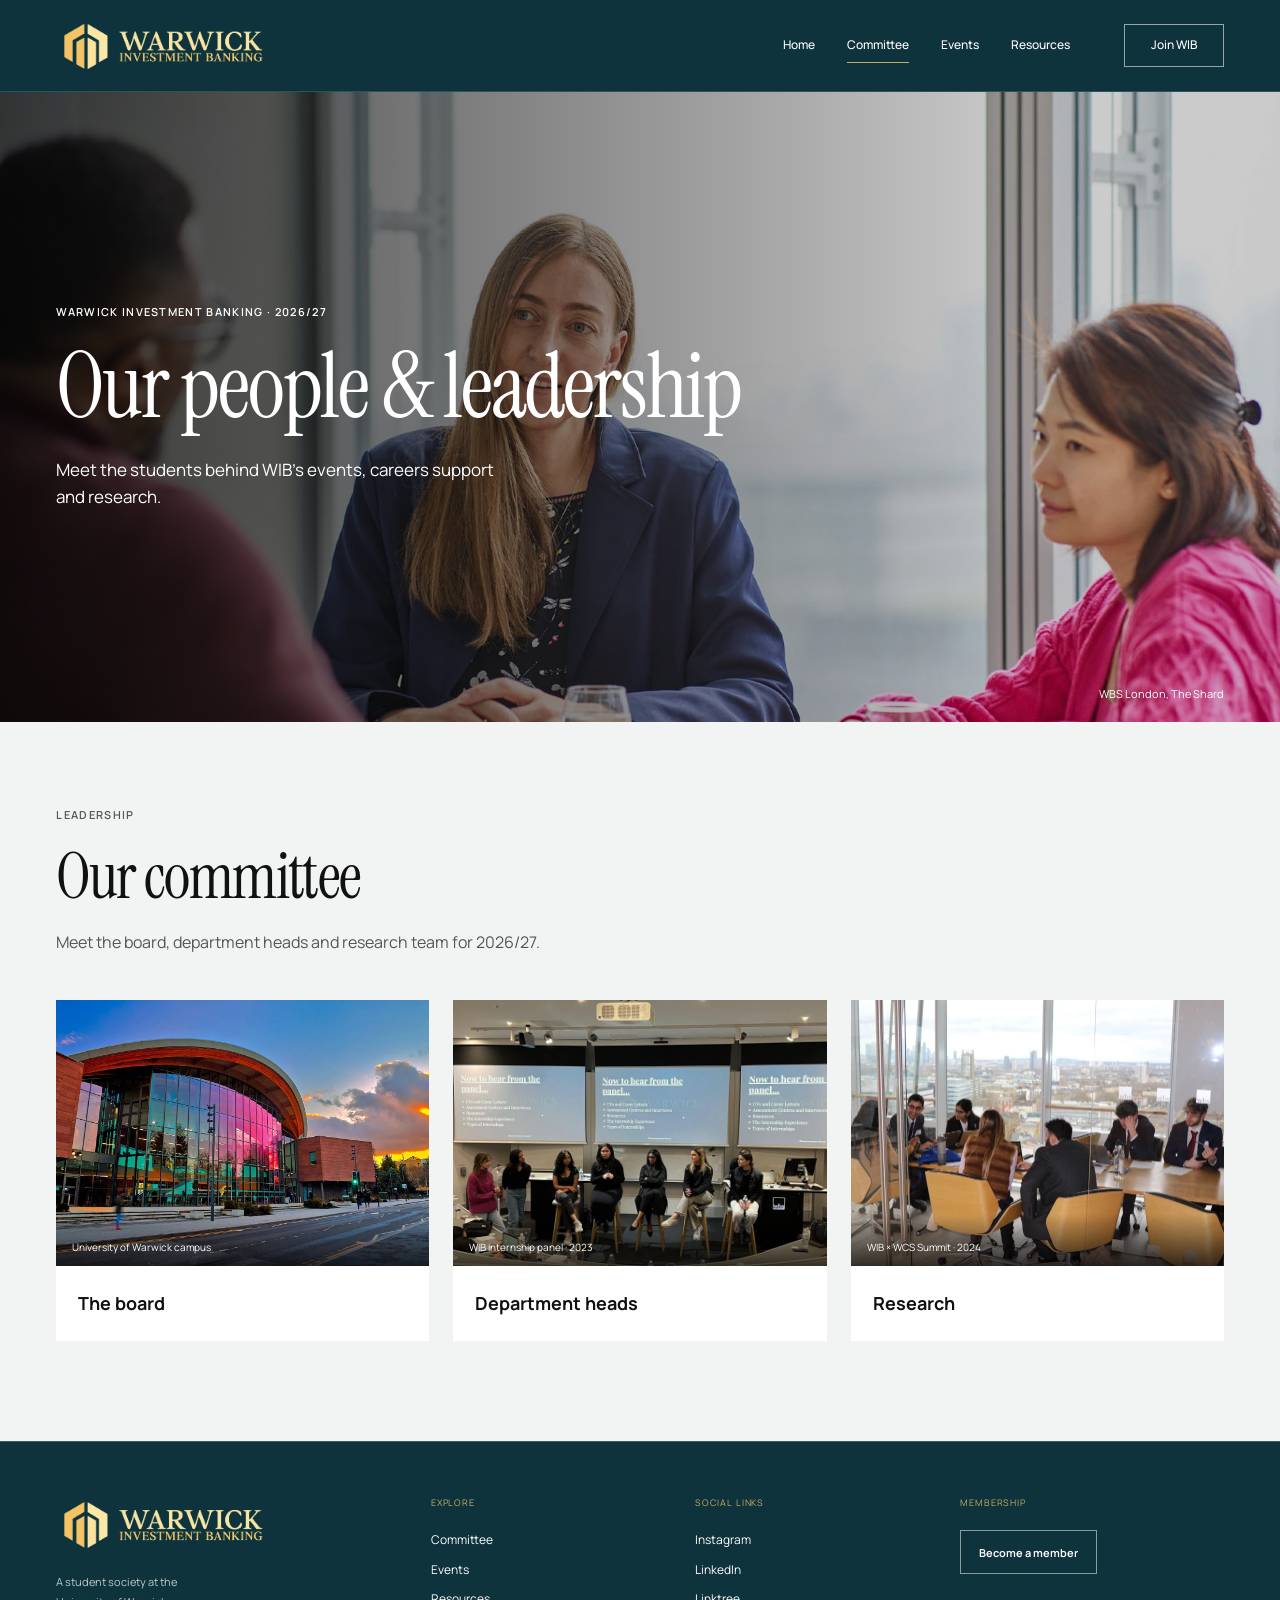
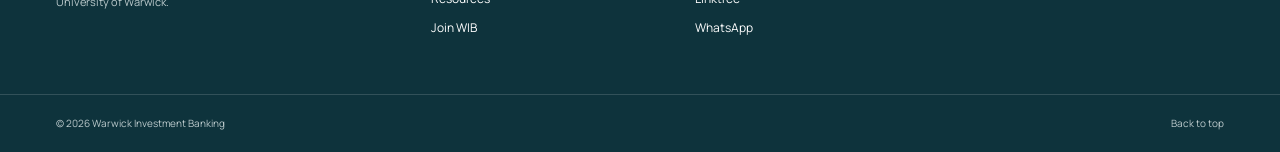
<file: committee.html>
<!doctype html>
<html lang="en-GB">
<head>
  <meta charset="utf-8">
  <meta name="viewport" content="width=device-width, initial-scale=1">
  <meta name="theme-color" content="#0e333c">
  <title>Our people &amp; leadership | Warwick Investment Banking</title>
  <meta name="description" content="Meet the students behind WIB’s events, careers support and research.">
  <meta property="og:title" content="Our people &amp; leadership | Warwick Investment Banking">
  <meta property="og:description" content="Meet the students behind WIB’s events, careers support and research.">
  <meta property="og:type" content="website">
  <link rel="icon" type="image/png" href="./assets/favicon.png">
  <link rel="preload" href="./assets/fonts/instrument-serif-regular.woff2" as="font" type="font/woff2" crossorigin>
  <link rel="stylesheet" href="./styles.css?v=10d8bb12a65c">
  <link rel="stylesheet" href="./features.css?v=10d8bb12a65c">
  
  <script src="./site.js?v=10d8bb12a65c" defer></script>
</head>
<body id="top" class="page-committee">
  <a class="skip-link" href="#main">Skip to content</a>
  <header class="site-header">
    <a class="brand" href="./" aria-label="Warwick Investment Banking home"><img src="./assets/wib-logo-large.webp" alt="Warwick Investment Banking" width="2169" height="725"></a>
    <button class="menu-toggle" aria-controls="navigation" aria-expanded="false" hidden>Menu <span class="menu-lines" aria-hidden="true"></span></button>
    <nav id="navigation" aria-label="Main navigation"><a href="./">Home</a><a href="./committee.html" aria-current="page">Committee</a><a href="./events.html">Events</a><a href="./resources.html">Resources</a><a class="nav-join" href="./join.html" >Join WIB</a></nav>
  </header>
  <main id="main"><section class="committee-hero" aria-labelledby="committee-title">
  <img src="./assets/photos/wbs-london-discussion.webp" alt="" width="1780" height="905" fetchpriority="high">
  <div class="committee-hero-content wrap"><p class="eyebrow">Warwick Investment Banking · 2026/27</p><h1 id="committee-title">Our people &amp; leadership</h1><p>Meet the students behind WIB’s events, careers support and research.</p></div>
  <p class="committee-hero-credit">WBS London, The Shard</p>
</section>
<section class="committee-gateways" aria-labelledby="committee-gateways-title"><div class="wrap">
  <p class="eyebrow">Leadership</p><h2 id="committee-gateways-title">Our committee</h2><p class="committee-gateways-intro">Meet the board, department heads and research team for 2026/27.</p>
  <div class="committee-gateway-grid">
    <a class="committee-gateway" href="./committee-board.html"><figure><img src="./assets/photos/warwick-campus-sunset.webp" alt="Warwick campus at sunset" loading="lazy"><figcaption>University of Warwick campus</figcaption></figure><span>The board</span></a>
    <a class="committee-gateway" href="./committee-department-heads.html"><figure><img src="./assets/photos/wib-internship-panel-2023.webp" alt="Panellists at a WIB internship panel" loading="lazy"><figcaption>WIB internship panel · 2023</figcaption></figure><span>Department heads</span></a>
    <a class="committee-gateway" href="./committee-research.html"><figure><img src="./assets/photos/wib-summit-2024.webp" alt="Participants at the WIB and WCS Summit" loading="lazy"><figcaption>WIB × WCS Summit · 2024</figcaption></figure><span>Research</span></a>
  </div>
</div></section>
</main>
  <footer class="site-footer">
    <div class="footer-main wrap">
      <div class="footer-brand"><a href="./" aria-label="Warwick Investment Banking home"><img src="./assets/wib-logo-large.webp" alt="Warwick Investment Banking" width="2169" height="725" loading="lazy"></a><p>A student society at the<br>University of Warwick.</p></div>
      <div><p class="footer-label">Explore</p><nav aria-label="Footer navigation"><a href="./committee.html">Committee</a><a href="./events.html">Events</a><a href="./resources.html">Resources</a><a href="./join.html">Join WIB</a></nav></div>
      <div><p class="footer-label">Social links</p><nav aria-label="Social links"><a href="https://www.instagram.com/warwickinvestmentbanking/">Instagram</a><a href="https://www.linkedin.com/company/warwick-investment-banking-society/">LinkedIn</a><a href="https://linktr.ee/WarwickInvestmentBanking">Linktree</a><a href="https://chat.whatsapp.com/IuKTyCeDkY3EFkiX6rul5q">WhatsApp</a></nav></div>
      <div class="footer-join"><p class="footer-label">Membership</p><a class="button button-outline-light" href="./join.html">Become a member</a></div>
    </div>
    <div class="footer-bottom wrap"><p>© 2026 Warwick Investment Banking</p><a href="#top">Back to top</a></div>
  </footer>
  <dialog class="poster-viewer" aria-labelledby="poster-dialog-title"><div class="poster-toolbar"><h2 id="poster-dialog-title">Event poster</h2><form method="dialog"><button type="submit" class="text-control">Close</button></form></div><div data-poster-stage></div><p data-poster-caption></p><a class="line-link" data-poster-download download>Download poster</a></dialog>
  <p class="sr-only" role="status" data-save-feedback></p>
</body>
</html>
</file>
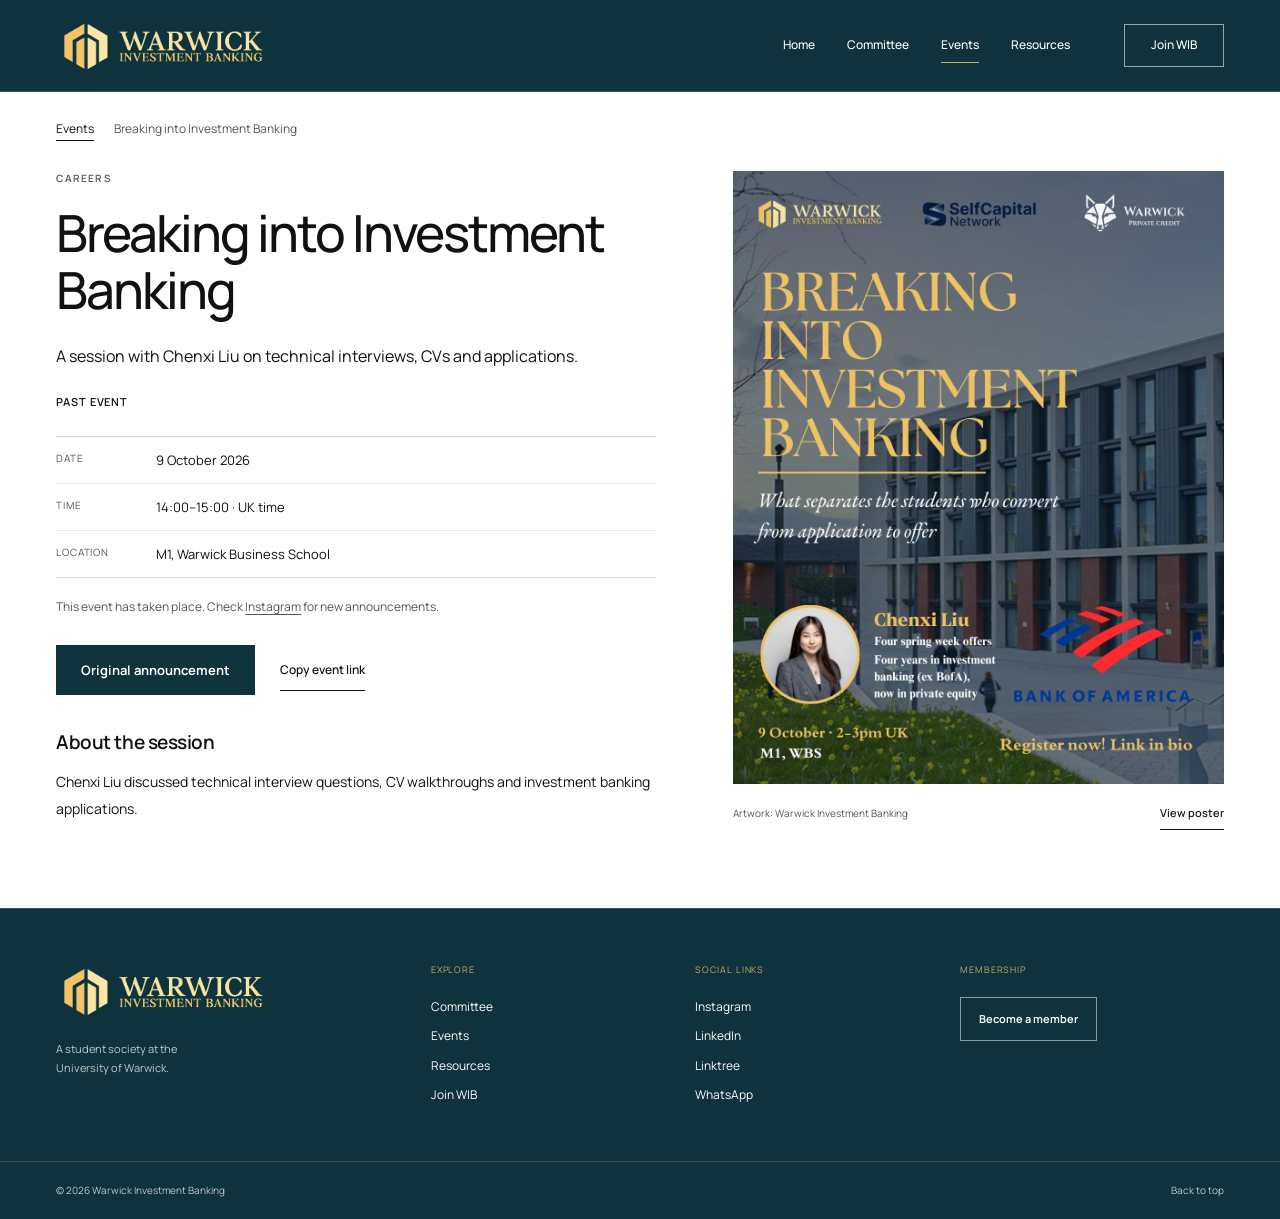
<file: event-breaking-into-investment-banking.html>
<!doctype html>
<html lang="en-GB">
<head>
  <meta charset="utf-8">
  <meta name="viewport" content="width=device-width, initial-scale=1">
  <meta name="theme-color" content="#0e333c">
  <title>Breaking into Investment Banking | WIB</title>
  <meta name="description" content="A session with Chenxi Liu on technical interviews, CVs and applications.">
  <meta property="og:title" content="Breaking into Investment Banking | WIB">
  <meta property="og:description" content="A session with Chenxi Liu on technical interviews, CVs and applications.">
  <meta property="og:type" content="website">
  <link rel="icon" type="image/png" href="./assets/favicon.png">
  
  <link rel="stylesheet" href="./styles.css?v=10d8bb12a65c">
  <link rel="stylesheet" href="./features.css?v=10d8bb12a65c">
  
  <script src="./site.js?v=10d8bb12a65c" defer></script>
</head>
<body id="top" class="page-events">
  <a class="skip-link" href="#main">Skip to content</a>
  <header class="site-header">
    <a class="brand" href="./" aria-label="Warwick Investment Banking home"><img src="./assets/wib-logo-large.webp" alt="Warwick Investment Banking" width="2169" height="725"></a>
    <button class="menu-toggle" aria-controls="navigation" aria-expanded="false" hidden>Menu <span class="menu-lines" aria-hidden="true"></span></button>
    <nav id="navigation" aria-label="Main navigation"><a href="./">Home</a><a href="./committee.html">Committee</a><a href="./events.html" aria-current="page">Events</a><a href="./resources.html">Resources</a><a class="nav-join" href="./join.html" >Join WIB</a></nav>
  </header>
  <main id="main"><div class="wrap detail-page" data-event data-end="2026-10-09T15:00:00+01:00">
  <nav class="breadcrumbs" aria-label="Breadcrumb"><a href="./events.html">Events</a><span aria-current="page">Breaking into Investment Banking</span></nav>
  <div class="event-detail-layout"><article class="event-detail-copy"><p class="eyebrow">Careers</p><h1>Breaking into Investment Banking</h1><p class="detail-lead">A session with Chenxi Liu on technical interviews, CVs and applications.</p><p class="event-state" data-event-status>Past event</p><dl class="detail-facts"><div><dt>Date</dt><dd><time datetime="2026-10-09">9 October 2026</time></dd></div><div><dt>Time</dt><dd>14:00–15:00 · UK time</dd></div><div><dt>Location</dt><dd>M1, Warwick Business School</dd></div></dl><p class="past-notice" data-past-notice >This event has taken place. Check <a href="https://www.instagram.com/warwickinvestmentbanking/">Instagram</a> for new announcements.</p><div class="detail-actions"><a class="button button-dark" href="https://www.instagram.com/warwickinvestmentbanking/p/DeE_mpfCA9A/">Original announcement</a><a class="line-link" href="./assets/calendars/breaking-into-investment-banking.ics" data-calendar download hidden>Add to calendar</a><button class="text-control" type="button" data-copy-link hidden>Copy event link</button></div><p class="action-feedback" data-copy-feedback role="status"></p><label class="share-fallback" hidden>Event link<input type="text" readonly data-share-url></label><div class="detail-description"><h2>About the session</h2><p>Chenxi Liu discussed technical interview questions, CV walkthroughs and investment banking applications.</p></div></article><figure class="detail-poster"><a href="./assets/events/full/breaking-into-investment-banking.jpg" data-poster data-poster-title="Breaking into Investment Banking" data-poster-credit="Warwick Investment Banking" aria-label="Enlarge the Breaking into Investment Banking poster" aria-haspopup="dialog"><img src="./assets/events/full/breaking-into-investment-banking.jpg" alt="Breaking into Investment Banking poster — Warwick Investment Banking" width="1080" height="1350" decoding="async"></a><figcaption><span>Artwork: Warwick Investment Banking</span><a class="line-link" href="./assets/events/full/breaking-into-investment-banking.jpg" data-poster data-poster-title="Breaking into Investment Banking" data-poster-credit="Warwick Investment Banking" aria-haspopup="dialog">View poster</a></figcaption></figure></div>
</div>
</main>
  <footer class="site-footer">
    <div class="footer-main wrap">
      <div class="footer-brand"><a href="./" aria-label="Warwick Investment Banking home"><img src="./assets/wib-logo-large.webp" alt="Warwick Investment Banking" width="2169" height="725" loading="lazy"></a><p>A student society at the<br>University of Warwick.</p></div>
      <div><p class="footer-label">Explore</p><nav aria-label="Footer navigation"><a href="./committee.html">Committee</a><a href="./events.html">Events</a><a href="./resources.html">Resources</a><a href="./join.html">Join WIB</a></nav></div>
      <div><p class="footer-label">Social links</p><nav aria-label="Social links"><a href="https://www.instagram.com/warwickinvestmentbanking/">Instagram</a><a href="https://www.linkedin.com/company/warwick-investment-banking-society/">LinkedIn</a><a href="https://linktr.ee/WarwickInvestmentBanking">Linktree</a><a href="https://chat.whatsapp.com/IuKTyCeDkY3EFkiX6rul5q">WhatsApp</a></nav></div>
      <div class="footer-join"><p class="footer-label">Membership</p><a class="button button-outline-light" href="./join.html">Become a member</a></div>
    </div>
    <div class="footer-bottom wrap"><p>© 2026 Warwick Investment Banking</p><a href="#top">Back to top</a></div>
  </footer>
  <dialog class="poster-viewer" aria-labelledby="poster-dialog-title"><div class="poster-toolbar"><h2 id="poster-dialog-title">Event poster</h2><form method="dialog"><button type="submit" class="text-control">Close</button></form></div><div data-poster-stage></div><p data-poster-caption></p><a class="line-link" data-poster-download download>Download poster</a></dialog>
  <p class="sr-only" role="status" data-save-feedback></p>
</body>
</html>
</file>
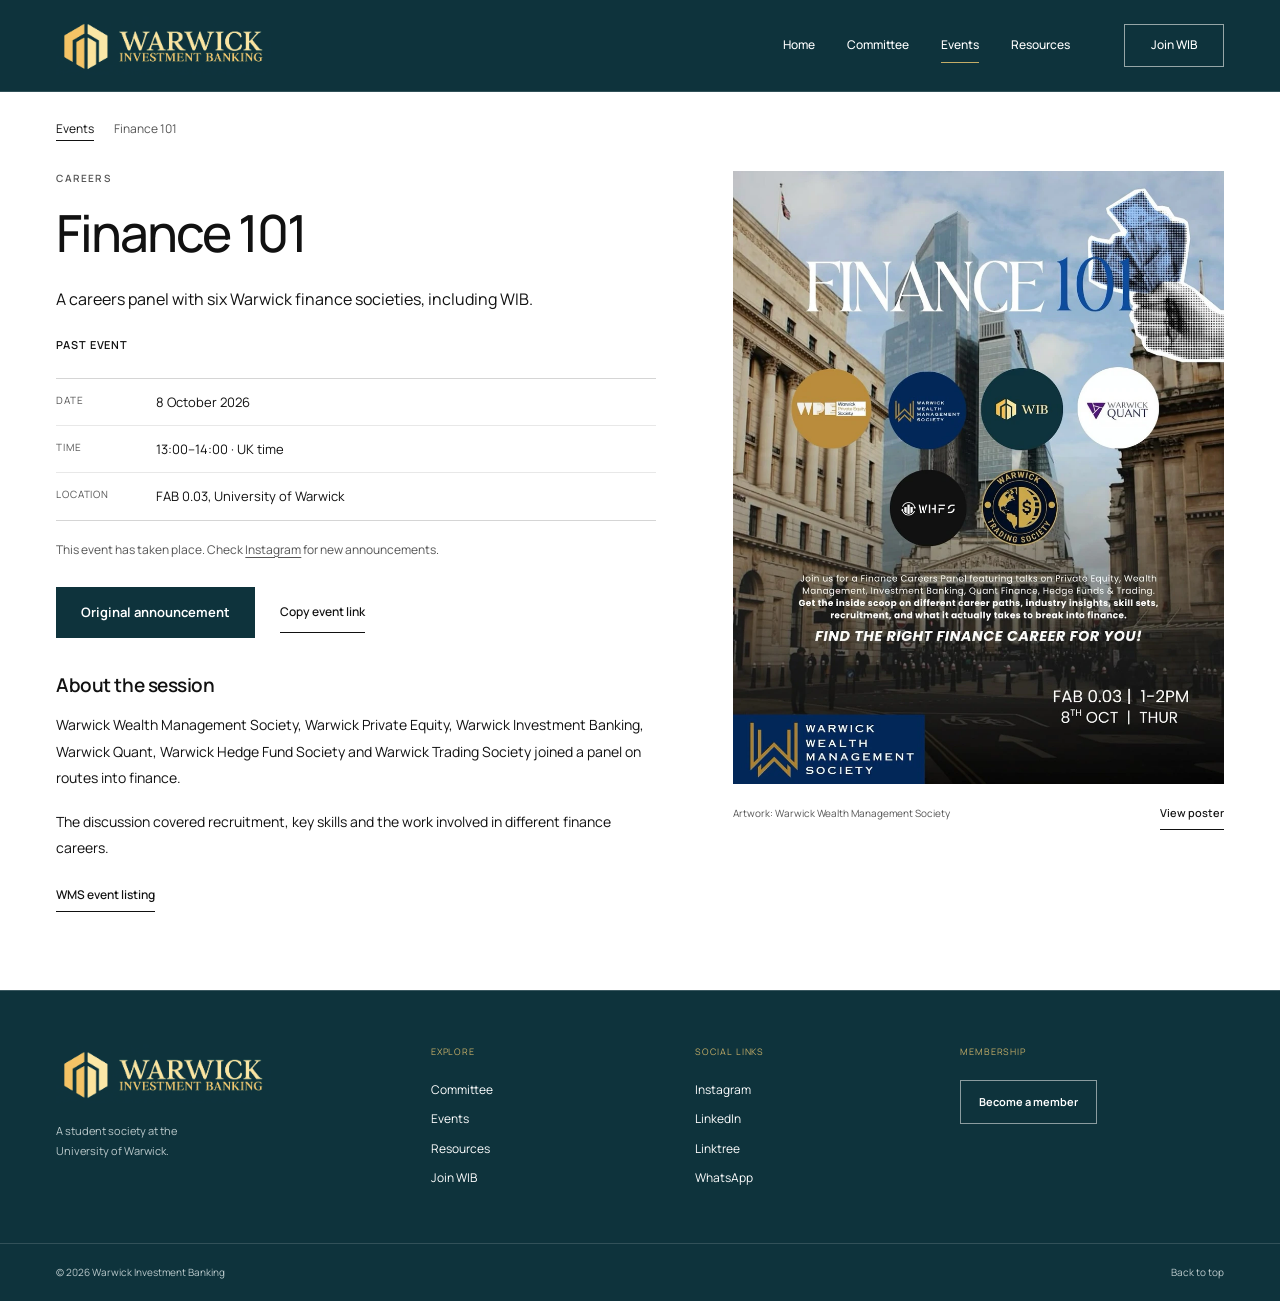
<file: event-finance-101.html>
<!doctype html>
<html lang="en-GB">
<head>
  <meta charset="utf-8">
  <meta name="viewport" content="width=device-width, initial-scale=1">
  <meta name="theme-color" content="#0e333c">
  <title>Finance 101 | WIB</title>
  <meta name="description" content="A careers panel with six Warwick finance societies, including WIB.">
  <meta property="og:title" content="Finance 101 | WIB">
  <meta property="og:description" content="A careers panel with six Warwick finance societies, including WIB.">
  <meta property="og:type" content="website">
  <link rel="icon" type="image/png" href="./assets/favicon.png">
  
  <link rel="stylesheet" href="./styles.css?v=10d8bb12a65c">
  <link rel="stylesheet" href="./features.css?v=10d8bb12a65c">
  
  <script src="./site.js?v=10d8bb12a65c" defer></script>
</head>
<body id="top" class="page-events">
  <a class="skip-link" href="#main">Skip to content</a>
  <header class="site-header">
    <a class="brand" href="./" aria-label="Warwick Investment Banking home"><img src="./assets/wib-logo-large.webp" alt="Warwick Investment Banking" width="2169" height="725"></a>
    <button class="menu-toggle" aria-controls="navigation" aria-expanded="false" hidden>Menu <span class="menu-lines" aria-hidden="true"></span></button>
    <nav id="navigation" aria-label="Main navigation"><a href="./">Home</a><a href="./committee.html">Committee</a><a href="./events.html" aria-current="page">Events</a><a href="./resources.html">Resources</a><a class="nav-join" href="./join.html" >Join WIB</a></nav>
  </header>
  <main id="main"><div class="wrap detail-page" data-event data-end="2026-10-08T14:00:00+01:00">
  <nav class="breadcrumbs" aria-label="Breadcrumb"><a href="./events.html">Events</a><span aria-current="page">Finance 101</span></nav>
  <div class="event-detail-layout"><article class="event-detail-copy"><p class="eyebrow">Careers</p><h1>Finance 101</h1><p class="detail-lead">A careers panel with six Warwick finance societies, including WIB.</p><p class="event-state" data-event-status>Past event</p><dl class="detail-facts"><div><dt>Date</dt><dd><time datetime="2026-10-08">8 October 2026</time></dd></div><div><dt>Time</dt><dd>13:00–14:00 · UK time</dd></div><div><dt>Location</dt><dd>FAB 0.03, University of Warwick</dd></div></dl><p class="past-notice" data-past-notice >This event has taken place. Check <a href="https://www.instagram.com/warwickinvestmentbanking/">Instagram</a> for new announcements.</p><div class="detail-actions"><a class="button button-dark" href="https://www.instagram.com/warwick.wms/p/DeFOlc1O_HQ/">Original announcement</a><a class="line-link" href="./assets/calendars/finance-101.ics" data-calendar download hidden>Add to calendar</a><button class="text-control" type="button" data-copy-link hidden>Copy event link</button></div><p class="action-feedback" data-copy-feedback role="status"></p><label class="share-fallback" hidden>Event link<input type="text" readonly data-share-url></label><div class="detail-description"><h2>About the session</h2><p>Warwick Wealth Management Society, Warwick Private Equity, Warwick Investment Banking, Warwick Quant, Warwick Hedge Fund Society and Warwick Trading Society joined a panel on routes into finance.</p><p>The discussion covered recruitment, key skills and the work involved in different finance careers.</p><a class="line-link" href="https://warwickwms.co.uk/events/finance-101/">WMS event listing</a></div></article><figure class="detail-poster"><a href="./assets/events/finance-101.webp" data-poster data-poster-title="Finance 101" data-poster-credit="Warwick Wealth Management Society" aria-label="Enlarge the Finance 101 poster" aria-haspopup="dialog"><img src="./assets/events/finance-101.webp" alt="Finance 101 poster — Warwick Wealth Management Society" width="1080" height="1350" decoding="async"></a><figcaption><span>Artwork: Warwick Wealth Management Society</span><a class="line-link" href="./assets/events/finance-101.webp" data-poster data-poster-title="Finance 101" data-poster-credit="Warwick Wealth Management Society" aria-haspopup="dialog">View poster</a></figcaption></figure></div>
</div>
</main>
  <footer class="site-footer">
    <div class="footer-main wrap">
      <div class="footer-brand"><a href="./" aria-label="Warwick Investment Banking home"><img src="./assets/wib-logo-large.webp" alt="Warwick Investment Banking" width="2169" height="725" loading="lazy"></a><p>A student society at the<br>University of Warwick.</p></div>
      <div><p class="footer-label">Explore</p><nav aria-label="Footer navigation"><a href="./committee.html">Committee</a><a href="./events.html">Events</a><a href="./resources.html">Resources</a><a href="./join.html">Join WIB</a></nav></div>
      <div><p class="footer-label">Social links</p><nav aria-label="Social links"><a href="https://www.instagram.com/warwickinvestmentbanking/">Instagram</a><a href="https://www.linkedin.com/company/warwick-investment-banking-society/">LinkedIn</a><a href="https://linktr.ee/WarwickInvestmentBanking">Linktree</a><a href="https://chat.whatsapp.com/IuKTyCeDkY3EFkiX6rul5q">WhatsApp</a></nav></div>
      <div class="footer-join"><p class="footer-label">Membership</p><a class="button button-outline-light" href="./join.html">Become a member</a></div>
    </div>
    <div class="footer-bottom wrap"><p>© 2026 Warwick Investment Banking</p><a href="#top">Back to top</a></div>
  </footer>
  <dialog class="poster-viewer" aria-labelledby="poster-dialog-title"><div class="poster-toolbar"><h2 id="poster-dialog-title">Event poster</h2><form method="dialog"><button type="submit" class="text-control">Close</button></form></div><div data-poster-stage></div><p data-poster-caption></p><a class="line-link" data-poster-download download>Download poster</a></dialog>
  <p class="sr-only" role="status" data-save-feedback></p>
</body>
</html>
</file>
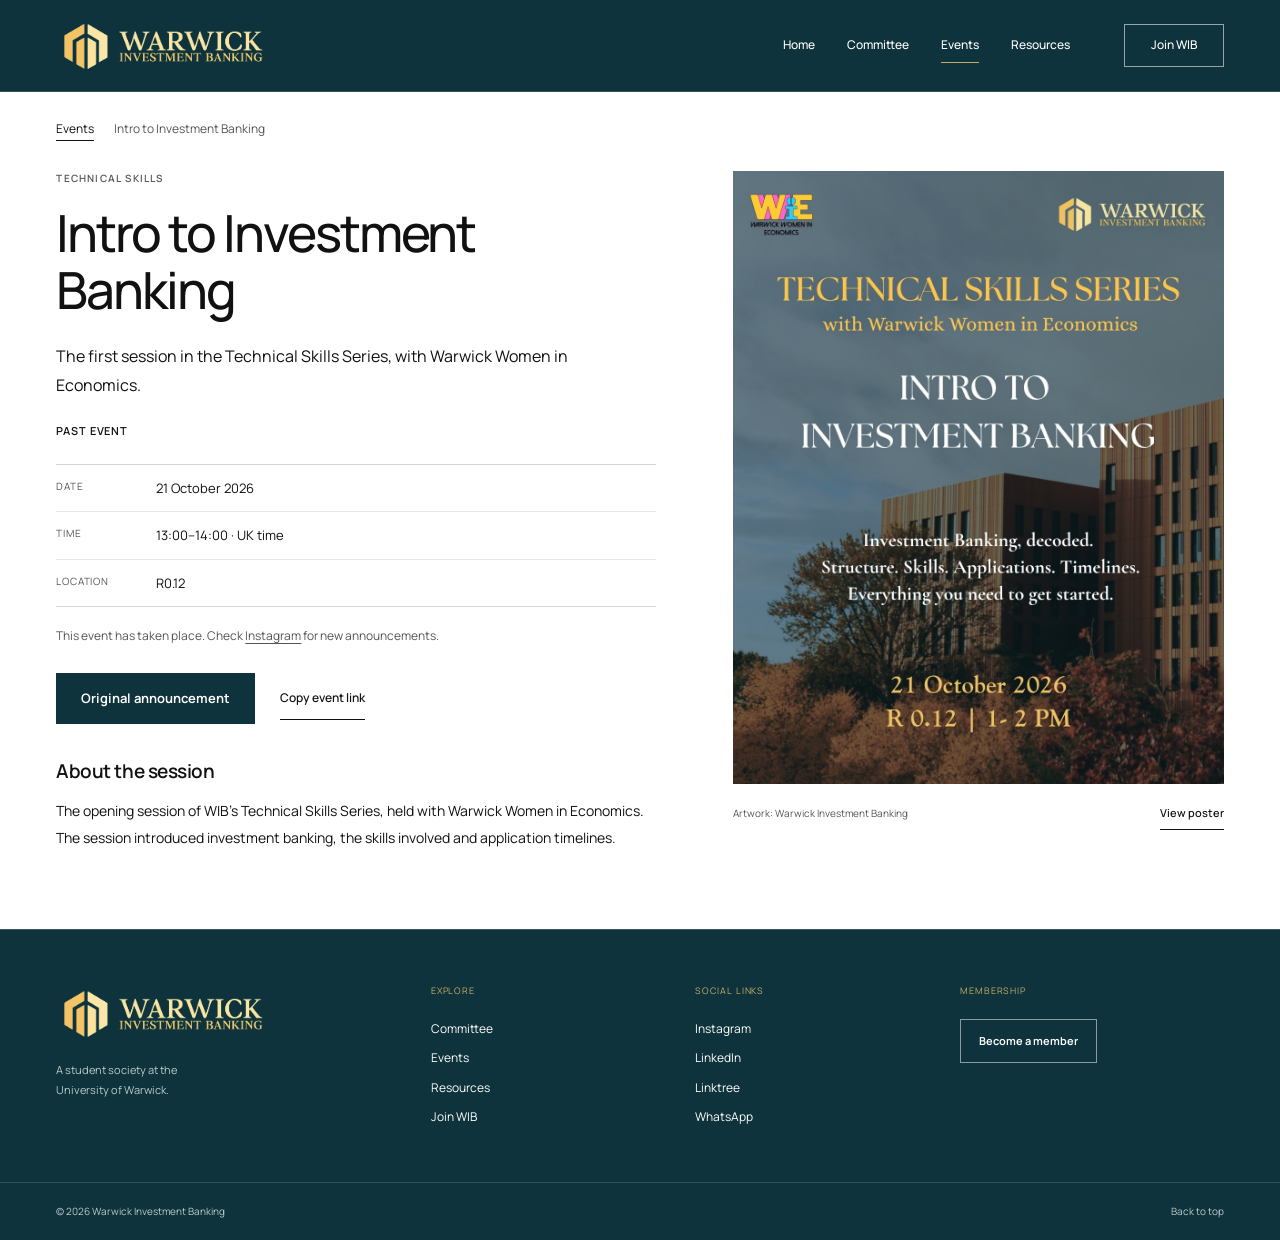
<file: event-intro-to-investment-banking.html>
<!doctype html>
<html lang="en-GB">
<head>
  <meta charset="utf-8">
  <meta name="viewport" content="width=device-width, initial-scale=1">
  <meta name="theme-color" content="#0e333c">
  <title>Intro to Investment Banking | WIB</title>
  <meta name="description" content="The first session in the Technical Skills Series, with Warwick Women in Economics.">
  <meta property="og:title" content="Intro to Investment Banking | WIB">
  <meta property="og:description" content="The first session in the Technical Skills Series, with Warwick Women in Economics.">
  <meta property="og:type" content="website">
  <link rel="icon" type="image/png" href="./assets/favicon.png">
  
  <link rel="stylesheet" href="./styles.css?v=10d8bb12a65c">
  <link rel="stylesheet" href="./features.css?v=10d8bb12a65c">
  
  <script src="./site.js?v=10d8bb12a65c" defer></script>
</head>
<body id="top" class="page-events">
  <a class="skip-link" href="#main">Skip to content</a>
  <header class="site-header">
    <a class="brand" href="./" aria-label="Warwick Investment Banking home"><img src="./assets/wib-logo-large.webp" alt="Warwick Investment Banking" width="2169" height="725"></a>
    <button class="menu-toggle" aria-controls="navigation" aria-expanded="false" hidden>Menu <span class="menu-lines" aria-hidden="true"></span></button>
    <nav id="navigation" aria-label="Main navigation"><a href="./">Home</a><a href="./committee.html">Committee</a><a href="./events.html" aria-current="page">Events</a><a href="./resources.html">Resources</a><a class="nav-join" href="./join.html" >Join WIB</a></nav>
  </header>
  <main id="main"><div class="wrap detail-page" data-event data-end="2026-10-21T14:00:00+01:00">
  <nav class="breadcrumbs" aria-label="Breadcrumb"><a href="./events.html">Events</a><span aria-current="page">Intro to Investment Banking</span></nav>
  <div class="event-detail-layout"><article class="event-detail-copy"><p class="eyebrow">Technical skills</p><h1>Intro to Investment Banking</h1><p class="detail-lead">The first session in the Technical Skills Series, with Warwick Women in Economics.</p><p class="event-state" data-event-status>Past event</p><dl class="detail-facts"><div><dt>Date</dt><dd><time datetime="2026-10-21">21 October 2026</time></dd></div><div><dt>Time</dt><dd>13:00–14:00 · UK time</dd></div><div><dt>Location</dt><dd>R0.12</dd></div></dl><p class="past-notice" data-past-notice >This event has taken place. Check <a href="https://www.instagram.com/warwickinvestmentbanking/">Instagram</a> for new announcements.</p><div class="detail-actions"><a class="button button-dark" href="https://www.instagram.com/warwickinvestmentbanking/p/Det5XTUDa1Z/">Original announcement</a><a class="line-link" href="./assets/calendars/intro-to-investment-banking.ics" data-calendar download hidden>Add to calendar</a><button class="text-control" type="button" data-copy-link hidden>Copy event link</button></div><p class="action-feedback" data-copy-feedback role="status"></p><label class="share-fallback" hidden>Event link<input type="text" readonly data-share-url></label><div class="detail-description"><h2>About the session</h2><p>The opening session of WIB’s Technical Skills Series, held with Warwick Women in Economics. The session introduced investment banking, the skills involved and application timelines.</p></div></article><figure class="detail-poster"><a href="./assets/events/full/intro-to-investment-banking.jpg" data-poster data-poster-title="Intro to Investment Banking" data-poster-credit="Warwick Investment Banking" aria-label="Enlarge the Intro to Investment Banking poster" aria-haspopup="dialog"><img src="./assets/events/full/intro-to-investment-banking.jpg" alt="Intro to Investment Banking poster — Warwick Investment Banking" width="1080" height="1350" decoding="async"></a><figcaption><span>Artwork: Warwick Investment Banking</span><a class="line-link" href="./assets/events/full/intro-to-investment-banking.jpg" data-poster data-poster-title="Intro to Investment Banking" data-poster-credit="Warwick Investment Banking" aria-haspopup="dialog">View poster</a></figcaption></figure></div>
</div>
</main>
  <footer class="site-footer">
    <div class="footer-main wrap">
      <div class="footer-brand"><a href="./" aria-label="Warwick Investment Banking home"><img src="./assets/wib-logo-large.webp" alt="Warwick Investment Banking" width="2169" height="725" loading="lazy"></a><p>A student society at the<br>University of Warwick.</p></div>
      <div><p class="footer-label">Explore</p><nav aria-label="Footer navigation"><a href="./committee.html">Committee</a><a href="./events.html">Events</a><a href="./resources.html">Resources</a><a href="./join.html">Join WIB</a></nav></div>
      <div><p class="footer-label">Social links</p><nav aria-label="Social links"><a href="https://www.instagram.com/warwickinvestmentbanking/">Instagram</a><a href="https://www.linkedin.com/company/warwick-investment-banking-society/">LinkedIn</a><a href="https://linktr.ee/WarwickInvestmentBanking">Linktree</a><a href="https://chat.whatsapp.com/IuKTyCeDkY3EFkiX6rul5q">WhatsApp</a></nav></div>
      <div class="footer-join"><p class="footer-label">Membership</p><a class="button button-outline-light" href="./join.html">Become a member</a></div>
    </div>
    <div class="footer-bottom wrap"><p>© 2026 Warwick Investment Banking</p><a href="#top">Back to top</a></div>
  </footer>
  <dialog class="poster-viewer" aria-labelledby="poster-dialog-title"><div class="poster-toolbar"><h2 id="poster-dialog-title">Event poster</h2><form method="dialog"><button type="submit" class="text-control">Close</button></form></div><div data-poster-stage></div><p data-poster-caption></p><a class="line-link" data-poster-download download>Download poster</a></dialog>
  <p class="sr-only" role="status" data-save-feedback></p>
</body>
</html>
</file>
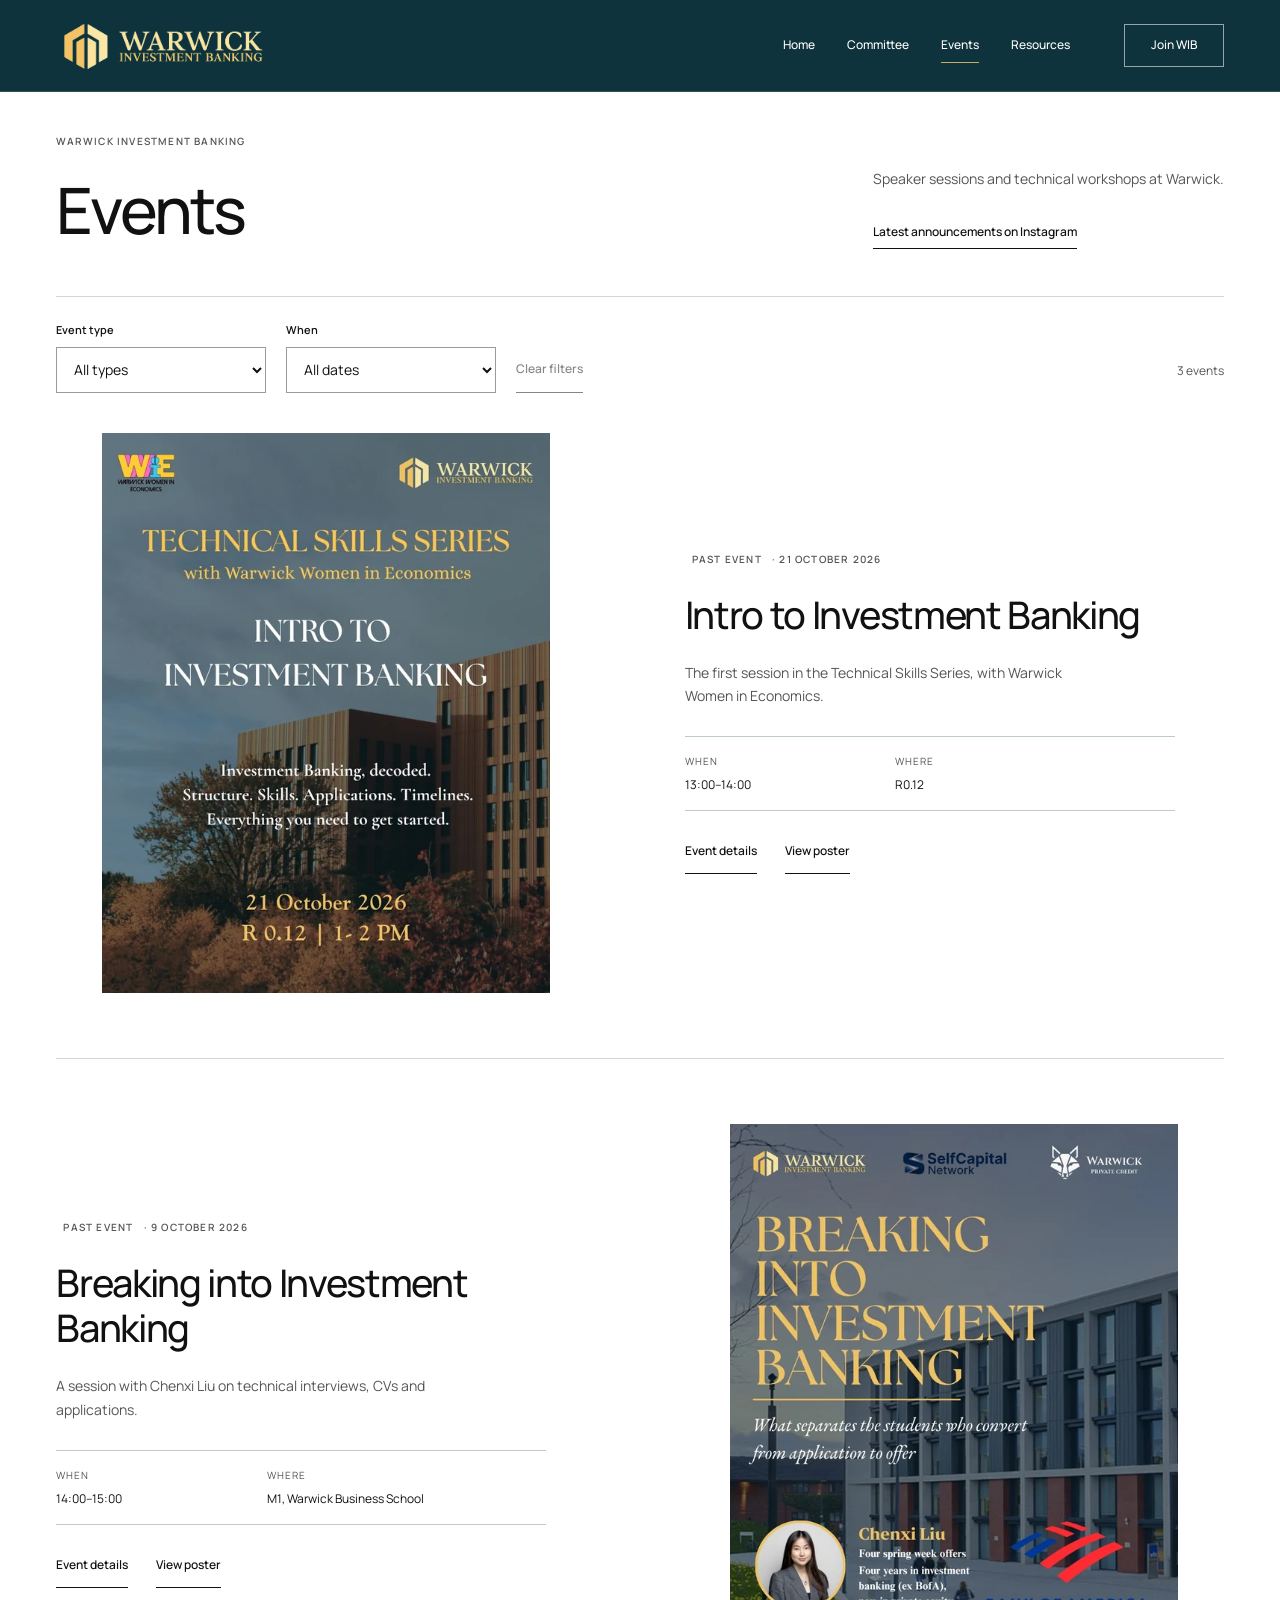
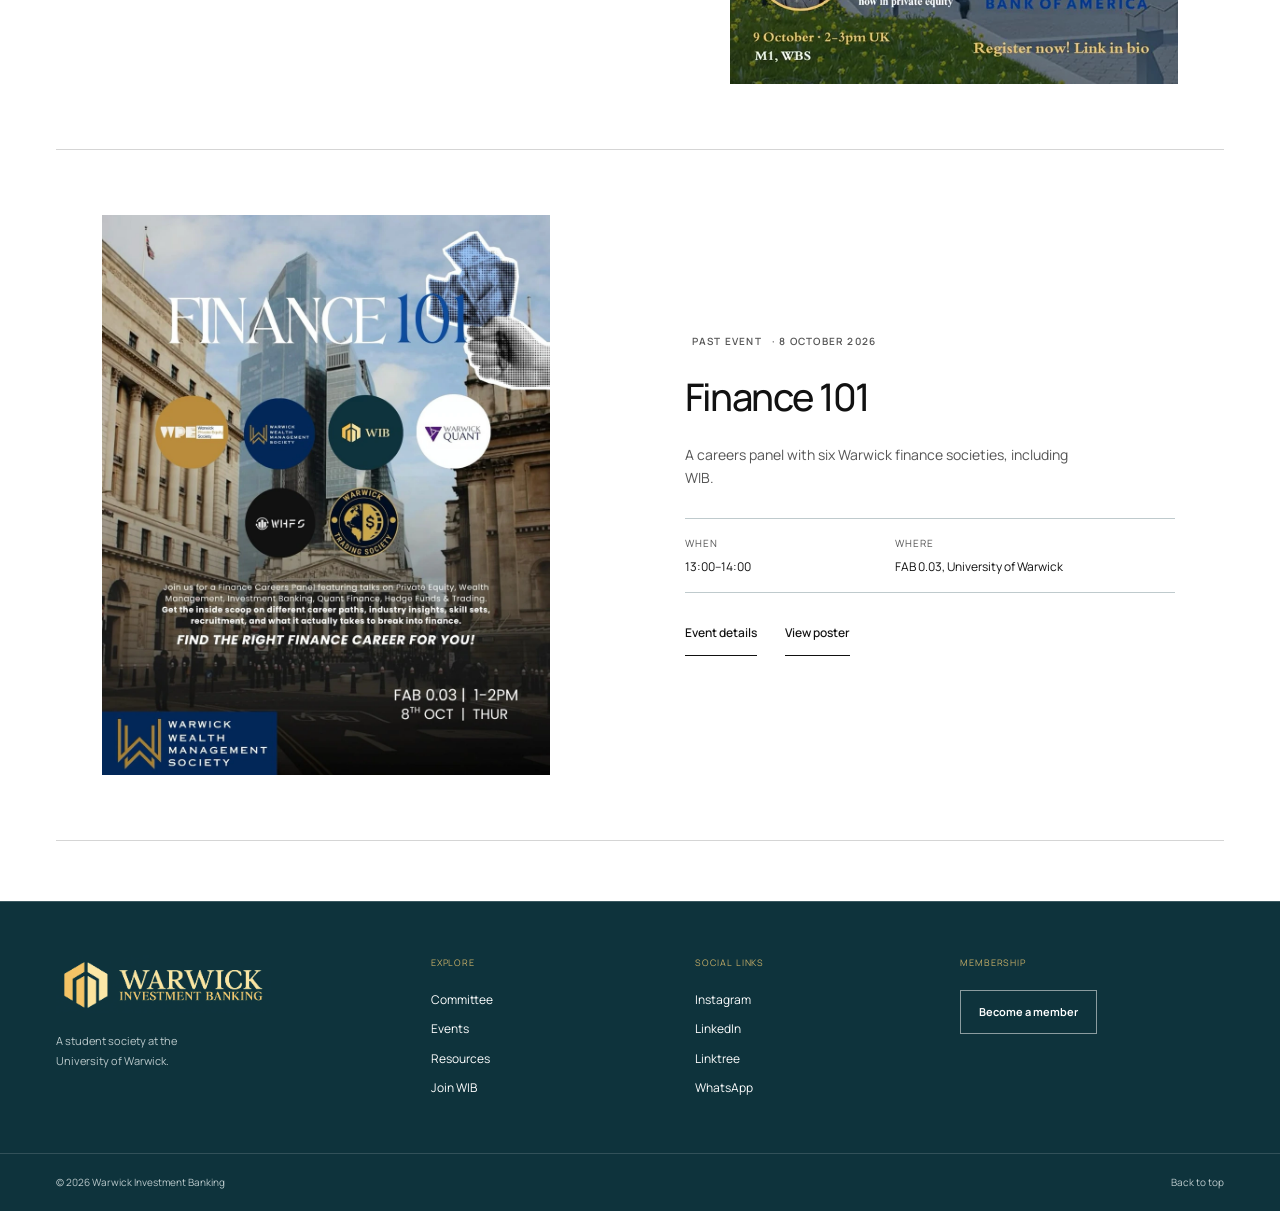
<file: events.html>
<!doctype html>
<html lang="en-GB">
<head>
  <meta charset="utf-8">
  <meta name="viewport" content="width=device-width, initial-scale=1">
  <meta name="theme-color" content="#0e333c">
  <title>Events | Warwick Investment Banking</title>
  <meta name="description" content="Browse WIB events, session details and original posters.">
  <meta property="og:title" content="Events | Warwick Investment Banking">
  <meta property="og:description" content="Browse WIB events, session details and original posters.">
  <meta property="og:type" content="website">
  <link rel="icon" type="image/png" href="./assets/favicon.png">
  
  <link rel="stylesheet" href="./styles.css?v=10d8bb12a65c">
  <link rel="stylesheet" href="./features.css?v=10d8bb12a65c">
  
  <script src="./site.js?v=10d8bb12a65c" defer></script>
</head>
<body id="top" class="page-events">
  <a class="skip-link" href="#main">Skip to content</a>
  <header class="site-header">
    <a class="brand" href="./" aria-label="Warwick Investment Banking home"><img src="./assets/wib-logo-large.webp" alt="Warwick Investment Banking" width="2169" height="725"></a>
    <button class="menu-toggle" aria-controls="navigation" aria-expanded="false" hidden>Menu <span class="menu-lines" aria-hidden="true"></span></button>
    <nav id="navigation" aria-label="Main navigation"><a href="./">Home</a><a href="./committee.html">Committee</a><a href="./events.html" aria-current="page">Events</a><a href="./resources.html">Resources</a><a class="nav-join" href="./join.html" >Join WIB</a></nav>
  </header>
  <main id="main"><section class="page-masthead wrap" aria-labelledby="events-title"><p class="eyebrow">Warwick Investment Banking</p><div class="page-title-row"><h1 id="events-title">Events</h1><div class="masthead-side"><p>Speaker sessions and technical workshops at Warwick.</p><a class="line-link" href="https://www.instagram.com/warwickinvestmentbanking/">Latest announcements on Instagram</a></div></div></section>
<section class="events-directory wrap" data-event-browser aria-label="Event archive">
  <div class="browse-controls" data-browser-controls hidden><div class="control-field"><label for="event-category">Event type</label><select id="event-category" name="type"><option value="all">All types</option><option value="Careers">Careers</option><option value="Technical skills">Technical skills</option></select></div><div class="control-field"><label for="event-period">When</label><select id="event-period" name="when"><option value="all">All dates</option><option value="upcoming">Upcoming</option><option value="past">Past events</option></select></div><button class="text-control reset-filter" type="button" data-reset>Clear filters</button><p class="results-count" data-results aria-live="polite"></p></div>
  <div class="event-group"><article class="event" data-event data-category="Technical skills" data-status="past" data-end="2026-10-21T14:00:00+01:00">
      <a class="event-artwork" href="./event-intro-to-investment-banking.html" aria-label="Intro to Investment Banking event details"><img src="./assets/events/intro-to-investment-banking.webp" alt="Intro to Investment Banking poster — Warwick Investment Banking" width="600" height="750" loading="lazy" decoding="async"></a>
      <div class="event-copy"><p class="eyebrow event-date"><span data-event-status>Past event</span> · <time datetime="2026-10-21">21 October 2026</time></p><h2><a href="./event-intro-to-investment-banking.html">Intro to Investment Banking</a></h2><p class="event-description">The first session in the Technical Skills Series, with Warwick Women in Economics.</p><dl class="event-details"><div><dt>When</dt><dd>13:00–14:00</dd></div><div><dt>Where</dt><dd>R0.12</dd></div></dl><div class="item-actions"><a class="line-link" href="./event-intro-to-investment-banking.html">Event details</a><a class="line-link" href="./assets/events/full/intro-to-investment-banking.jpg" data-poster data-poster-title="Intro to Investment Banking" data-poster-credit="Warwick Investment Banking" aria-haspopup="dialog">View poster</a></div></div>
    </article><article class="event" data-event data-category="Careers" data-status="past" data-end="2026-10-09T15:00:00+01:00">
      <a class="event-artwork" href="./event-breaking-into-investment-banking.html" aria-label="Breaking into Investment Banking event details"><img src="./assets/events/breaking-into-investment-banking.webp" alt="Breaking into Investment Banking poster — Warwick Investment Banking" width="600" height="750" loading="lazy" decoding="async"></a>
      <div class="event-copy"><p class="eyebrow event-date"><span data-event-status>Past event</span> · <time datetime="2026-10-09">9 October 2026</time></p><h2><a href="./event-breaking-into-investment-banking.html">Breaking into Investment Banking</a></h2><p class="event-description">A session with Chenxi Liu on technical interviews, CVs and applications.</p><dl class="event-details"><div><dt>When</dt><dd>14:00–15:00</dd></div><div><dt>Where</dt><dd>M1, Warwick Business School</dd></div></dl><div class="item-actions"><a class="line-link" href="./event-breaking-into-investment-banking.html">Event details</a><a class="line-link" href="./assets/events/full/breaking-into-investment-banking.jpg" data-poster data-poster-title="Breaking into Investment Banking" data-poster-credit="Warwick Investment Banking" aria-haspopup="dialog">View poster</a></div></div>
    </article><article class="event" data-event data-category="Careers" data-status="past" data-end="2026-10-08T14:00:00+01:00">
      <a class="event-artwork" href="./event-finance-101.html" aria-label="Finance 101 event details"><img src="./assets/events/finance-101.webp" alt="Finance 101 poster — Warwick Wealth Management Society" width="960" height="1200" loading="lazy" decoding="async"></a>
      <div class="event-copy"><p class="eyebrow event-date"><span data-event-status>Past event</span> · <time datetime="2026-10-08">8 October 2026</time></p><h2><a href="./event-finance-101.html">Finance 101</a></h2><p class="event-description">A careers panel with six Warwick finance societies, including WIB.</p><dl class="event-details"><div><dt>When</dt><dd>13:00–14:00</dd></div><div><dt>Where</dt><dd>FAB 0.03, University of Warwick</dd></div></dl><div class="item-actions"><a class="line-link" href="./event-finance-101.html">Event details</a><a class="line-link" href="./assets/events/finance-101.webp" data-poster data-poster-title="Finance 101" data-poster-credit="Warwick Wealth Management Society" aria-haspopup="dialog">View poster</a></div></div>
    </article></div>
  <div class="empty-results" data-empty hidden><h2>No events match these filters</h2><p>New dates are announced on <a href="https://www.instagram.com/warwickinvestmentbanking/">Instagram</a> and in the <a href="https://chat.whatsapp.com/IuKTyCeDkY3EFkiX6rul5q">WhatsApp group</a>.</p><button class="line-link text-control" type="button" data-reset>Show all events</button></div>
</section>
</main>
  <footer class="site-footer">
    <div class="footer-main wrap">
      <div class="footer-brand"><a href="./" aria-label="Warwick Investment Banking home"><img src="./assets/wib-logo-large.webp" alt="Warwick Investment Banking" width="2169" height="725" loading="lazy"></a><p>A student society at the<br>University of Warwick.</p></div>
      <div><p class="footer-label">Explore</p><nav aria-label="Footer navigation"><a href="./committee.html">Committee</a><a href="./events.html">Events</a><a href="./resources.html">Resources</a><a href="./join.html">Join WIB</a></nav></div>
      <div><p class="footer-label">Social links</p><nav aria-label="Social links"><a href="https://www.instagram.com/warwickinvestmentbanking/">Instagram</a><a href="https://www.linkedin.com/company/warwick-investment-banking-society/">LinkedIn</a><a href="https://linktr.ee/WarwickInvestmentBanking">Linktree</a><a href="https://chat.whatsapp.com/IuKTyCeDkY3EFkiX6rul5q">WhatsApp</a></nav></div>
      <div class="footer-join"><p class="footer-label">Membership</p><a class="button button-outline-light" href="./join.html">Become a member</a></div>
    </div>
    <div class="footer-bottom wrap"><p>© 2026 Warwick Investment Banking</p><a href="#top">Back to top</a></div>
  </footer>
  <dialog class="poster-viewer" aria-labelledby="poster-dialog-title"><div class="poster-toolbar"><h2 id="poster-dialog-title">Event poster</h2><form method="dialog"><button type="submit" class="text-control">Close</button></form></div><div data-poster-stage></div><p data-poster-caption></p><a class="line-link" data-poster-download download>Download poster</a></dialog>
  <p class="sr-only" role="status" data-save-feedback></p>
</body>
</html>
</file>
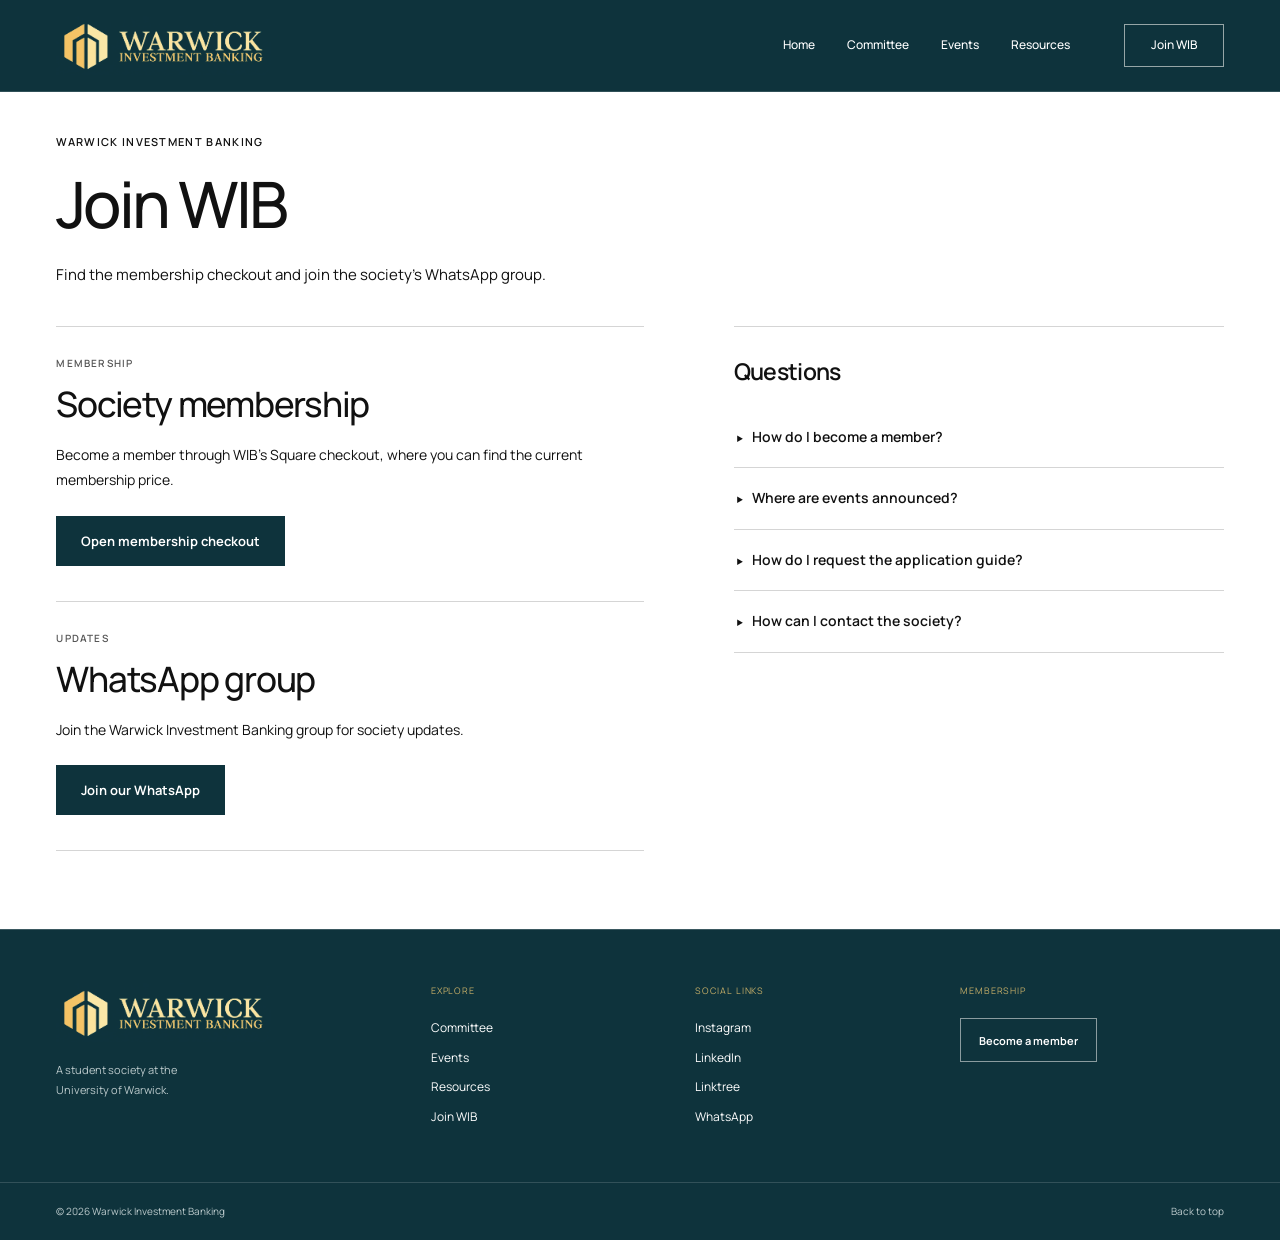
<file: join.html>
<!doctype html>
<html lang="en-GB">
<head>
  <meta charset="utf-8">
  <meta name="viewport" content="width=device-width, initial-scale=1">
  <meta name="theme-color" content="#0e333c">
  <title>Join WIB | Warwick Investment Banking</title>
  <meta name="description" content="Membership, WhatsApp and joining information for Warwick Investment Banking.">
  <meta property="og:title" content="Join WIB | Warwick Investment Banking">
  <meta property="og:description" content="Membership, WhatsApp and joining information for Warwick Investment Banking.">
  <meta property="og:type" content="website">
  <link rel="icon" type="image/png" href="./assets/favicon.png">
  
  <link rel="stylesheet" href="./styles.css?v=10d8bb12a65c">
  <link rel="stylesheet" href="./features.css?v=10d8bb12a65c">
  
  <script src="./site.js?v=10d8bb12a65c" defer></script>
</head>
<body id="top" class="page-join">
  <a class="skip-link" href="#main">Skip to content</a>
  <header class="site-header">
    <a class="brand" href="./" aria-label="Warwick Investment Banking home"><img src="./assets/wib-logo-large.webp" alt="Warwick Investment Banking" width="2169" height="725"></a>
    <button class="menu-toggle" aria-controls="navigation" aria-expanded="false" hidden>Menu <span class="menu-lines" aria-hidden="true"></span></button>
    <nav id="navigation" aria-label="Main navigation"><a href="./">Home</a><a href="./committee.html">Committee</a><a href="./events.html">Events</a><a href="./resources.html">Resources</a><a class="nav-join" href="./join.html" aria-current="page">Join WIB</a></nav>
  </header>
  <main id="main"><section class="feature-masthead wrap" aria-labelledby="join-title">
  <p class="eyebrow">Warwick Investment Banking</p>
  <h1 id="join-title">Join WIB</h1>
  <p class="feature-intro">Find the membership checkout and join the society’s WhatsApp group.</p>
</section>

<div class="join-layout wrap">
  <section class="join-options" aria-label="Membership and updates">
    <article class="join-option" aria-labelledby="membership-title">
      <p class="eyebrow">Membership</p>
      <h2 id="membership-title">Society membership</h2>
      <p>Become a member through WIB’s Square checkout, where you can find the current membership price.</p>
      <a class="button button-dark" href="https://square.link/u/Uw5UAGtb?src=sheet">Open membership checkout</a>
    </article>
    <article class="join-option" aria-labelledby="whatsapp-title">
      <p class="eyebrow">Updates</p>
      <h2 id="whatsapp-title">WhatsApp group</h2>
      <p>Join the Warwick Investment Banking group for society updates.</p>
      <a class="button button-dark" href="https://chat.whatsapp.com/IuKTyCeDkY3EFkiX6rul5q">Join our WhatsApp</a>
    </article>
  </section>

  <section class="join-faq" aria-labelledby="join-questions-title">
    <h2 id="join-questions-title">Questions</h2>
    <details>
      <summary>How do I become a member?</summary>
      <p>Use the <a href="https://square.link/u/Uw5UAGtb?src=sheet">society’s membership link</a> to open the Square checkout and follow the steps there.</p>
    </details>
    <details>
      <summary>Where are events announced?</summary>
      <p>Follow <a href="https://www.instagram.com/warwickinvestmentbanking/">WIB on Instagram</a> for event announcements. You can also join the <a href="https://chat.whatsapp.com/IuKTyCeDkY3EFkiX6rul5q">WhatsApp group</a> for society updates.</p>
    </details>
    <details>
      <summary>How do I request the application guide?</summary>
      <p>Complete the <a href="https://forms.gle/uB1aC9LRL4Rz2WhRA">application guide request form</a>. Further application and training links are listed on the <a href="./resources.html">resources page</a>.</p>
    </details>
    <details>
      <summary>How can I contact the society?</summary>
      <p>Use WIB’s official <a href="https://www.instagram.com/warwickinvestmentbanking/">Instagram</a> or <a href="https://www.linkedin.com/company/warwick-investment-banking-society/">LinkedIn</a> page. The <a href="./committee.html">committee page</a> lists the current team introduced by the society.</p>
    </details>
  </section>
</div>
</main>
  <footer class="site-footer">
    <div class="footer-main wrap">
      <div class="footer-brand"><a href="./" aria-label="Warwick Investment Banking home"><img src="./assets/wib-logo-large.webp" alt="Warwick Investment Banking" width="2169" height="725" loading="lazy"></a><p>A student society at the<br>University of Warwick.</p></div>
      <div><p class="footer-label">Explore</p><nav aria-label="Footer navigation"><a href="./committee.html">Committee</a><a href="./events.html">Events</a><a href="./resources.html">Resources</a><a href="./join.html">Join WIB</a></nav></div>
      <div><p class="footer-label">Social links</p><nav aria-label="Social links"><a href="https://www.instagram.com/warwickinvestmentbanking/">Instagram</a><a href="https://www.linkedin.com/company/warwick-investment-banking-society/">LinkedIn</a><a href="https://linktr.ee/WarwickInvestmentBanking">Linktree</a><a href="https://chat.whatsapp.com/IuKTyCeDkY3EFkiX6rul5q">WhatsApp</a></nav></div>
      <div class="footer-join"><p class="footer-label">Membership</p><a class="button button-outline-light" href="./join.html">Become a member</a></div>
    </div>
    <div class="footer-bottom wrap"><p>© 2026 Warwick Investment Banking</p><a href="#top">Back to top</a></div>
  </footer>
  <dialog class="poster-viewer" aria-labelledby="poster-dialog-title"><div class="poster-toolbar"><h2 id="poster-dialog-title">Event poster</h2><form method="dialog"><button type="submit" class="text-control">Close</button></form></div><div data-poster-stage></div><p data-poster-caption></p><a class="line-link" data-poster-download download>Download poster</a></dialog>
  <p class="sr-only" role="status" data-save-feedback></p>
</body>
</html>
</file>
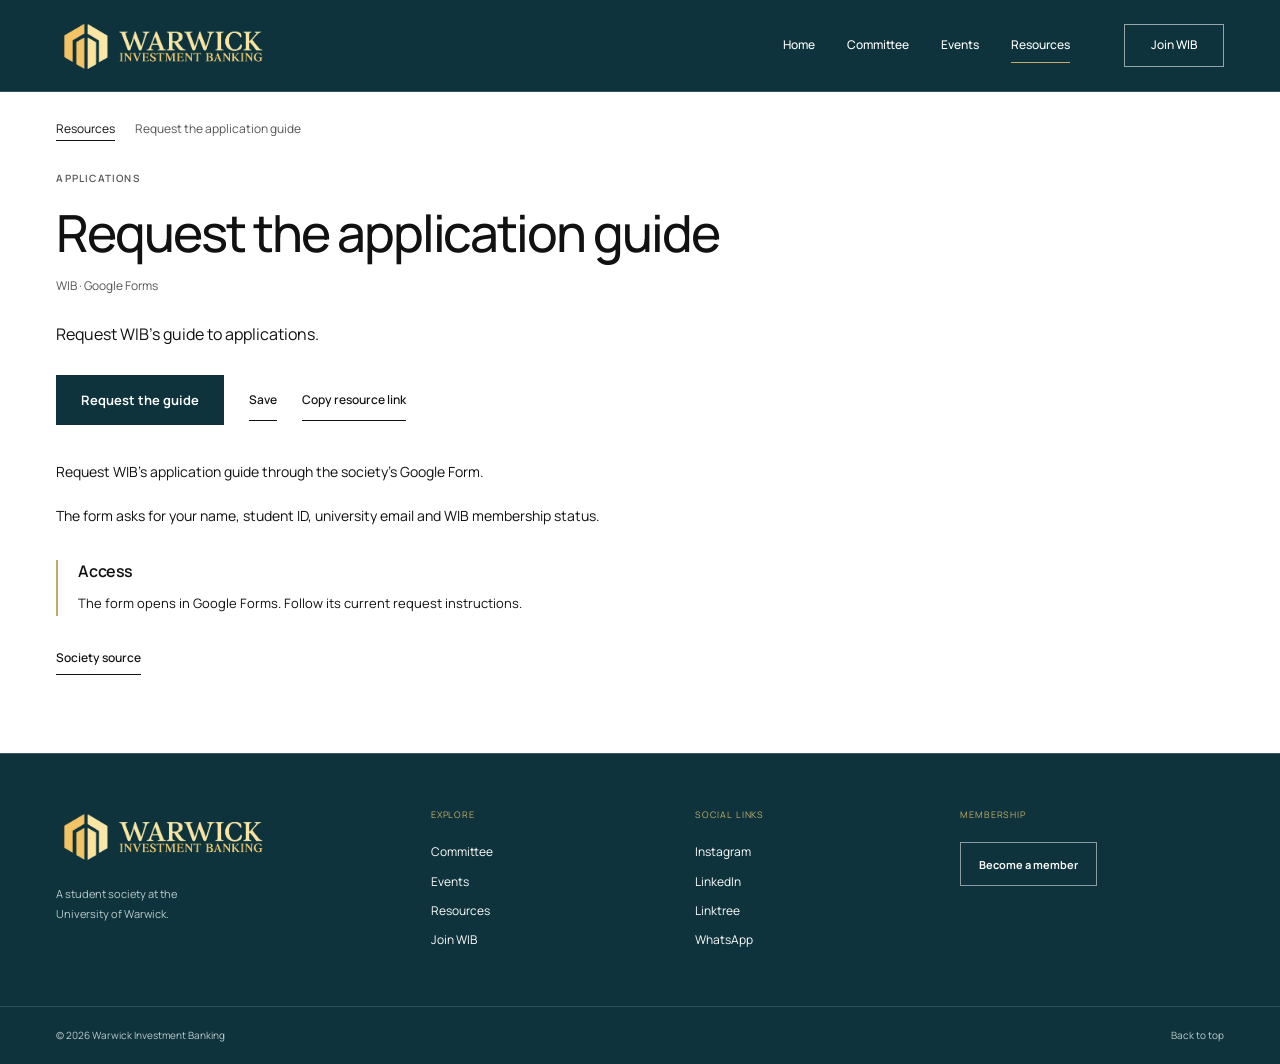
<file: resource-application-guide.html>
<!doctype html>
<html lang="en-GB">
<head>
  <meta charset="utf-8">
  <meta name="viewport" content="width=device-width, initial-scale=1">
  <meta name="theme-color" content="#0e333c">
  <title>Request the application guide | WIB</title>
  <meta name="description" content="Request WIB’s guide to applications.">
  <meta property="og:title" content="Request the application guide | WIB">
  <meta property="og:description" content="Request WIB’s guide to applications.">
  <meta property="og:type" content="website">
  <link rel="icon" type="image/png" href="./assets/favicon.png">
  
  <link rel="stylesheet" href="./styles.css?v=10d8bb12a65c">
  <link rel="stylesheet" href="./features.css?v=10d8bb12a65c">
  
  <script src="./site.js?v=10d8bb12a65c" defer></script>
</head>
<body id="top" class="page-resources">
  <a class="skip-link" href="#main">Skip to content</a>
  <header class="site-header">
    <a class="brand" href="./" aria-label="Warwick Investment Banking home"><img src="./assets/wib-logo-large.webp" alt="Warwick Investment Banking" width="2169" height="725"></a>
    <button class="menu-toggle" aria-controls="navigation" aria-expanded="false" hidden>Menu <span class="menu-lines" aria-hidden="true"></span></button>
    <nav id="navigation" aria-label="Main navigation"><a href="./">Home</a><a href="./committee.html">Committee</a><a href="./events.html">Events</a><a href="./resources.html" aria-current="page">Resources</a><a class="nav-join" href="./join.html" >Join WIB</a></nav>
  </header>
  <main id="main"><div class="wrap detail-page resource-detail-page">
  <nav class="breadcrumbs" aria-label="Breadcrumb"><a href="./resources.html">Resources</a><span aria-current="page">Request the application guide</span></nav>
  <div class="resource-detail-layout"><article class="resource-detail-copy"><p class="eyebrow">Applications</p><h1>Request the application guide</h1><p class="resource-provider">WIB · Google Forms</p><p class="detail-lead">Request WIB’s guide to applications.</p><div class="detail-actions"><a class="button button-dark" href="https://forms.gle/uB1aC9LRL4Rz2WhRA">Request the guide</a><button class="text-control" type="button" data-save="application-guide" data-save-title="Request the application guide" aria-pressed="false" hidden>Save</button><button class="text-control" type="button" data-copy-link hidden>Copy resource link</button></div><p class="action-feedback" data-copy-feedback role="status"></p><label class="share-fallback" hidden>Resource link<input type="text" readonly data-share-url></label><div class="detail-description"><p>Request WIB’s application guide through the society’s Google Form.</p><p>The form asks for your name, student ID, university email and WIB membership status.</p></div><aside class="access-note"><h2>Access</h2><p>The form opens in Google Forms. Follow its current request instructions.</p></aside><a class="line-link resource-source" href="https://linktr.ee/WarwickInvestmentBanking">Society source</a></article></div>
</div>
</main>
  <footer class="site-footer">
    <div class="footer-main wrap">
      <div class="footer-brand"><a href="./" aria-label="Warwick Investment Banking home"><img src="./assets/wib-logo-large.webp" alt="Warwick Investment Banking" width="2169" height="725" loading="lazy"></a><p>A student society at the<br>University of Warwick.</p></div>
      <div><p class="footer-label">Explore</p><nav aria-label="Footer navigation"><a href="./committee.html">Committee</a><a href="./events.html">Events</a><a href="./resources.html">Resources</a><a href="./join.html">Join WIB</a></nav></div>
      <div><p class="footer-label">Social links</p><nav aria-label="Social links"><a href="https://www.instagram.com/warwickinvestmentbanking/">Instagram</a><a href="https://www.linkedin.com/company/warwick-investment-banking-society/">LinkedIn</a><a href="https://linktr.ee/WarwickInvestmentBanking">Linktree</a><a href="https://chat.whatsapp.com/IuKTyCeDkY3EFkiX6rul5q">WhatsApp</a></nav></div>
      <div class="footer-join"><p class="footer-label">Membership</p><a class="button button-outline-light" href="./join.html">Become a member</a></div>
    </div>
    <div class="footer-bottom wrap"><p>© 2026 Warwick Investment Banking</p><a href="#top">Back to top</a></div>
  </footer>
  <dialog class="poster-viewer" aria-labelledby="poster-dialog-title"><div class="poster-toolbar"><h2 id="poster-dialog-title">Event poster</h2><form method="dialog"><button type="submit" class="text-control">Close</button></form></div><div data-poster-stage></div><p data-poster-caption></p><a class="line-link" data-poster-download download>Download poster</a></dialog>
  <p class="sr-only" role="status" data-save-feedback></p>
</body>
</html>
</file>
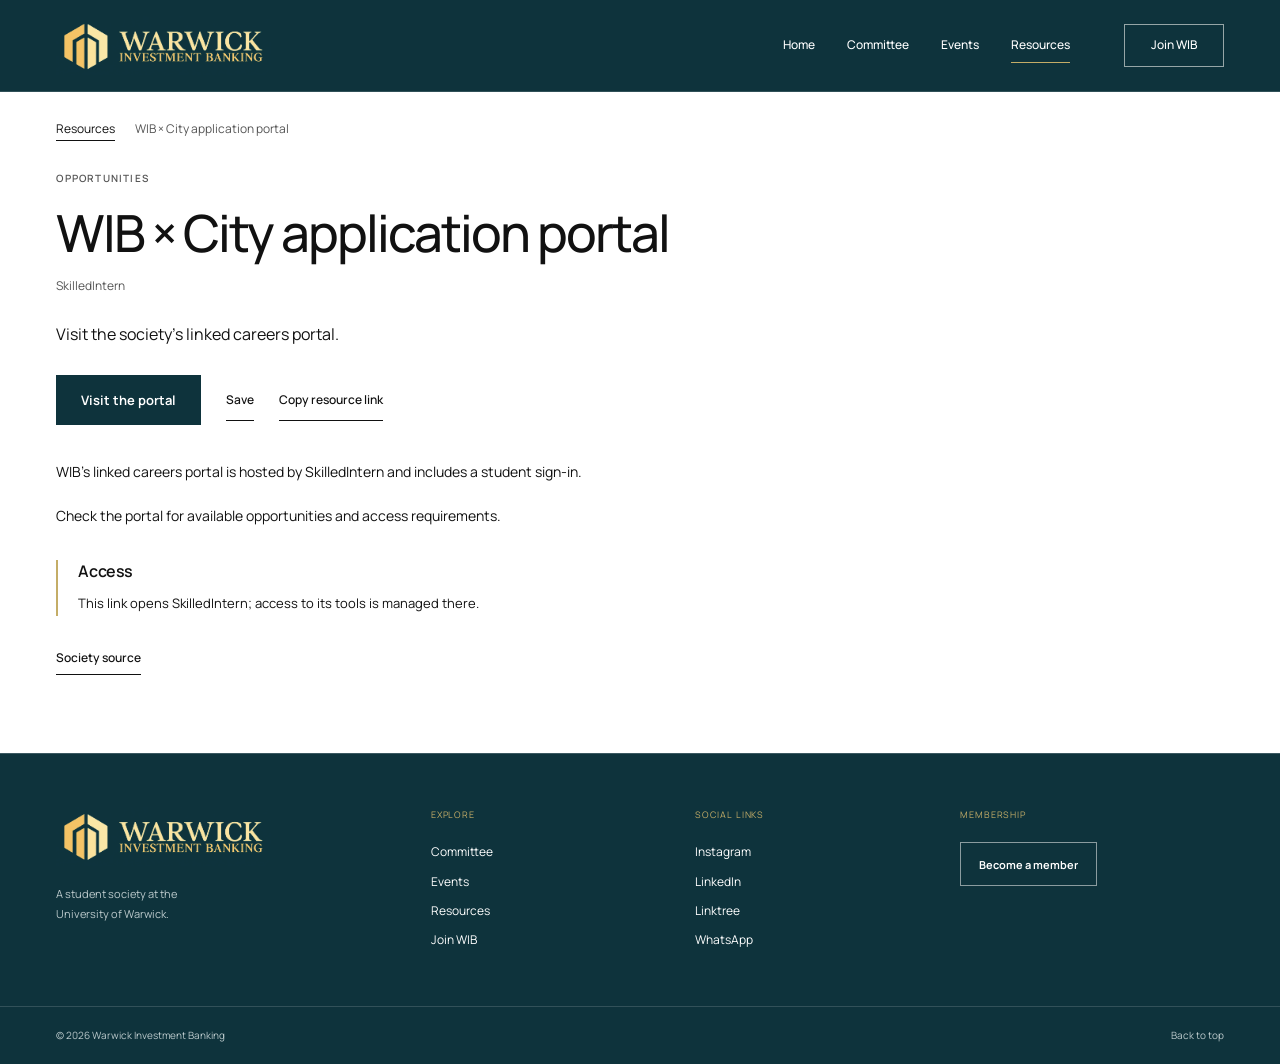
<file: resource-application-portal.html>
<!doctype html>
<html lang="en-GB">
<head>
  <meta charset="utf-8">
  <meta name="viewport" content="width=device-width, initial-scale=1">
  <meta name="theme-color" content="#0e333c">
  <title>WIB × City application portal | WIB</title>
  <meta name="description" content="Visit the society’s linked careers portal.">
  <meta property="og:title" content="WIB × City application portal | WIB">
  <meta property="og:description" content="Visit the society’s linked careers portal.">
  <meta property="og:type" content="website">
  <link rel="icon" type="image/png" href="./assets/favicon.png">
  
  <link rel="stylesheet" href="./styles.css?v=10d8bb12a65c">
  <link rel="stylesheet" href="./features.css?v=10d8bb12a65c">
  
  <script src="./site.js?v=10d8bb12a65c" defer></script>
</head>
<body id="top" class="page-resources">
  <a class="skip-link" href="#main">Skip to content</a>
  <header class="site-header">
    <a class="brand" href="./" aria-label="Warwick Investment Banking home"><img src="./assets/wib-logo-large.webp" alt="Warwick Investment Banking" width="2169" height="725"></a>
    <button class="menu-toggle" aria-controls="navigation" aria-expanded="false" hidden>Menu <span class="menu-lines" aria-hidden="true"></span></button>
    <nav id="navigation" aria-label="Main navigation"><a href="./">Home</a><a href="./committee.html">Committee</a><a href="./events.html">Events</a><a href="./resources.html" aria-current="page">Resources</a><a class="nav-join" href="./join.html" >Join WIB</a></nav>
  </header>
  <main id="main"><div class="wrap detail-page resource-detail-page">
  <nav class="breadcrumbs" aria-label="Breadcrumb"><a href="./resources.html">Resources</a><span aria-current="page">WIB × City application portal</span></nav>
  <div class="resource-detail-layout"><article class="resource-detail-copy"><p class="eyebrow">Opportunities</p><h1>WIB × City application portal</h1><p class="resource-provider">SkilledIntern</p><p class="detail-lead">Visit the society’s linked careers portal.</p><div class="detail-actions"><a class="button button-dark" href="https://skilledintern.com/warwick-investment">Visit the portal</a><button class="text-control" type="button" data-save="application-portal" data-save-title="WIB × City application portal" aria-pressed="false" hidden>Save</button><button class="text-control" type="button" data-copy-link hidden>Copy resource link</button></div><p class="action-feedback" data-copy-feedback role="status"></p><label class="share-fallback" hidden>Resource link<input type="text" readonly data-share-url></label><div class="detail-description"><p>WIB’s linked careers portal is hosted by SkilledIntern and includes a student sign-in.</p><p>Check the portal for available opportunities and access requirements.</p></div><aside class="access-note"><h2>Access</h2><p>This link opens SkilledIntern; access to its tools is managed there.</p></aside><a class="line-link resource-source" href="https://linktr.ee/WarwickInvestmentBanking">Society source</a></article></div>
</div>
</main>
  <footer class="site-footer">
    <div class="footer-main wrap">
      <div class="footer-brand"><a href="./" aria-label="Warwick Investment Banking home"><img src="./assets/wib-logo-large.webp" alt="Warwick Investment Banking" width="2169" height="725" loading="lazy"></a><p>A student society at the<br>University of Warwick.</p></div>
      <div><p class="footer-label">Explore</p><nav aria-label="Footer navigation"><a href="./committee.html">Committee</a><a href="./events.html">Events</a><a href="./resources.html">Resources</a><a href="./join.html">Join WIB</a></nav></div>
      <div><p class="footer-label">Social links</p><nav aria-label="Social links"><a href="https://www.instagram.com/warwickinvestmentbanking/">Instagram</a><a href="https://www.linkedin.com/company/warwick-investment-banking-society/">LinkedIn</a><a href="https://linktr.ee/WarwickInvestmentBanking">Linktree</a><a href="https://chat.whatsapp.com/IuKTyCeDkY3EFkiX6rul5q">WhatsApp</a></nav></div>
      <div class="footer-join"><p class="footer-label">Membership</p><a class="button button-outline-light" href="./join.html">Become a member</a></div>
    </div>
    <div class="footer-bottom wrap"><p>© 2026 Warwick Investment Banking</p><a href="#top">Back to top</a></div>
  </footer>
  <dialog class="poster-viewer" aria-labelledby="poster-dialog-title"><div class="poster-toolbar"><h2 id="poster-dialog-title">Event poster</h2><form method="dialog"><button type="submit" class="text-control">Close</button></form></div><div data-poster-stage></div><p data-poster-caption></p><a class="line-link" data-poster-download download>Download poster</a></dialog>
  <p class="sr-only" role="status" data-save-feedback></p>
</body>
</html>
</file>
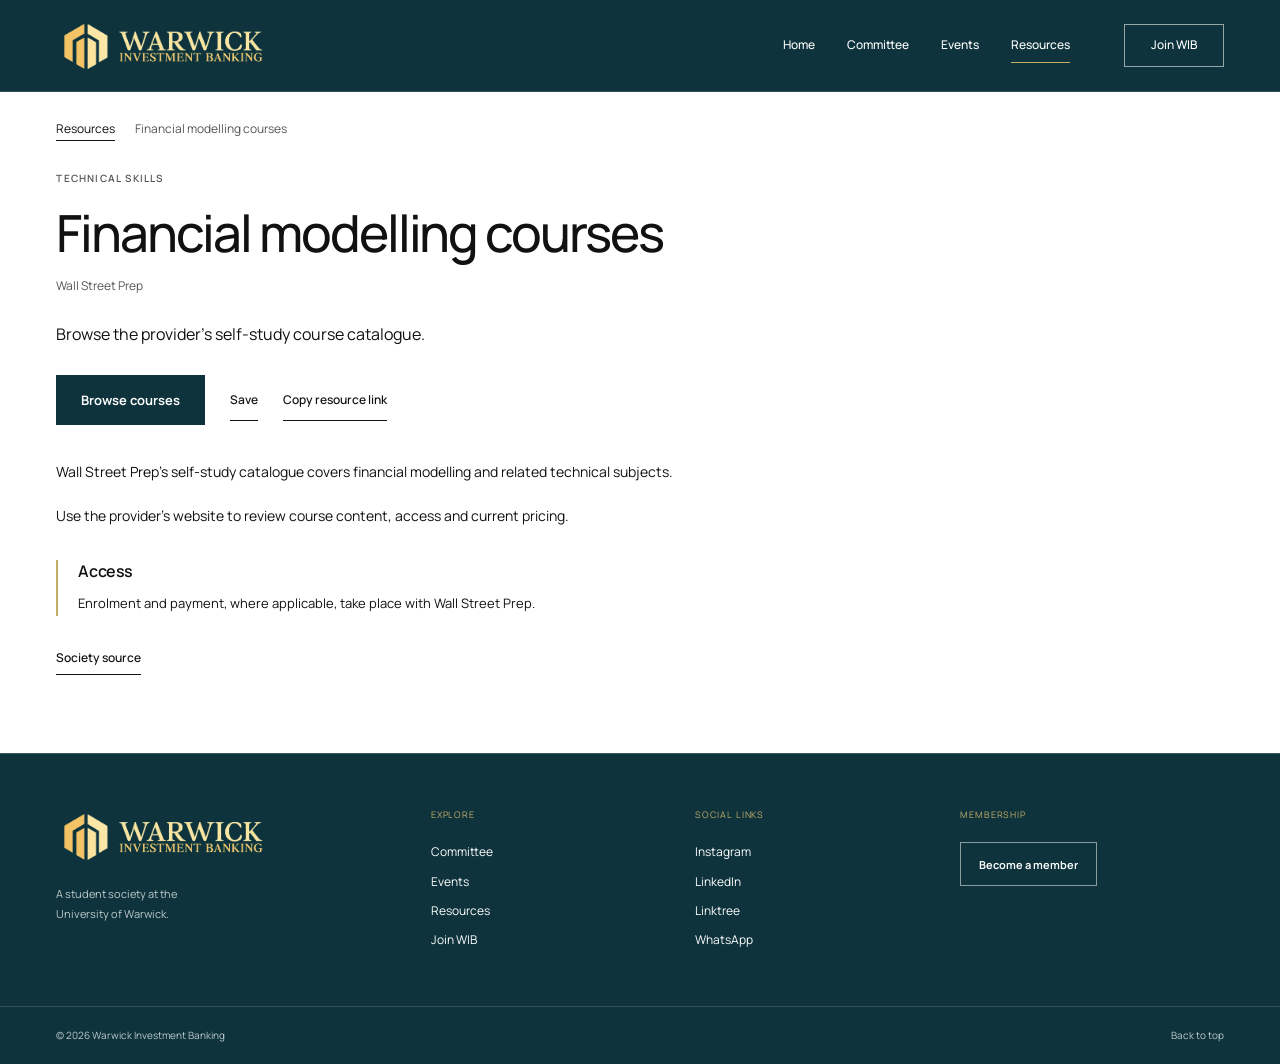
<file: resource-financial-modelling.html>
<!doctype html>
<html lang="en-GB">
<head>
  <meta charset="utf-8">
  <meta name="viewport" content="width=device-width, initial-scale=1">
  <meta name="theme-color" content="#0e333c">
  <title>Financial modelling courses | WIB</title>
  <meta name="description" content="Browse the provider’s self-study course catalogue.">
  <meta property="og:title" content="Financial modelling courses | WIB">
  <meta property="og:description" content="Browse the provider’s self-study course catalogue.">
  <meta property="og:type" content="website">
  <link rel="icon" type="image/png" href="./assets/favicon.png">
  
  <link rel="stylesheet" href="./styles.css?v=10d8bb12a65c">
  <link rel="stylesheet" href="./features.css?v=10d8bb12a65c">
  
  <script src="./site.js?v=10d8bb12a65c" defer></script>
</head>
<body id="top" class="page-resources">
  <a class="skip-link" href="#main">Skip to content</a>
  <header class="site-header">
    <a class="brand" href="./" aria-label="Warwick Investment Banking home"><img src="./assets/wib-logo-large.webp" alt="Warwick Investment Banking" width="2169" height="725"></a>
    <button class="menu-toggle" aria-controls="navigation" aria-expanded="false" hidden>Menu <span class="menu-lines" aria-hidden="true"></span></button>
    <nav id="navigation" aria-label="Main navigation"><a href="./">Home</a><a href="./committee.html">Committee</a><a href="./events.html">Events</a><a href="./resources.html" aria-current="page">Resources</a><a class="nav-join" href="./join.html" >Join WIB</a></nav>
  </header>
  <main id="main"><div class="wrap detail-page resource-detail-page">
  <nav class="breadcrumbs" aria-label="Breadcrumb"><a href="./resources.html">Resources</a><span aria-current="page">Financial modelling courses</span></nav>
  <div class="resource-detail-layout"><article class="resource-detail-copy"><p class="eyebrow">Technical skills</p><h1>Financial modelling courses</h1><p class="resource-provider">Wall Street Prep</p><p class="detail-lead">Browse the provider’s self-study course catalogue.</p><div class="detail-actions"><a class="button button-dark" href="https://www.wallstreetprep.com/programs/">Browse courses</a><button class="text-control" type="button" data-save="financial-modelling" data-save-title="Financial modelling courses" aria-pressed="false" hidden>Save</button><button class="text-control" type="button" data-copy-link hidden>Copy resource link</button></div><p class="action-feedback" data-copy-feedback role="status"></p><label class="share-fallback" hidden>Resource link<input type="text" readonly data-share-url></label><div class="detail-description"><p>Wall Street Prep’s self-study catalogue covers financial modelling and related technical subjects.</p><p>Use the provider’s website to review course content, access and current pricing.</p></div><aside class="access-note"><h2>Access</h2><p>Enrolment and payment, where applicable, take place with Wall Street Prep.</p></aside><a class="line-link resource-source" href="https://linktr.ee/WarwickInvestmentBanking">Society source</a></article></div>
</div>
</main>
  <footer class="site-footer">
    <div class="footer-main wrap">
      <div class="footer-brand"><a href="./" aria-label="Warwick Investment Banking home"><img src="./assets/wib-logo-large.webp" alt="Warwick Investment Banking" width="2169" height="725" loading="lazy"></a><p>A student society at the<br>University of Warwick.</p></div>
      <div><p class="footer-label">Explore</p><nav aria-label="Footer navigation"><a href="./committee.html">Committee</a><a href="./events.html">Events</a><a href="./resources.html">Resources</a><a href="./join.html">Join WIB</a></nav></div>
      <div><p class="footer-label">Social links</p><nav aria-label="Social links"><a href="https://www.instagram.com/warwickinvestmentbanking/">Instagram</a><a href="https://www.linkedin.com/company/warwick-investment-banking-society/">LinkedIn</a><a href="https://linktr.ee/WarwickInvestmentBanking">Linktree</a><a href="https://chat.whatsapp.com/IuKTyCeDkY3EFkiX6rul5q">WhatsApp</a></nav></div>
      <div class="footer-join"><p class="footer-label">Membership</p><a class="button button-outline-light" href="./join.html">Become a member</a></div>
    </div>
    <div class="footer-bottom wrap"><p>© 2026 Warwick Investment Banking</p><a href="#top">Back to top</a></div>
  </footer>
  <dialog class="poster-viewer" aria-labelledby="poster-dialog-title"><div class="poster-toolbar"><h2 id="poster-dialog-title">Event poster</h2><form method="dialog"><button type="submit" class="text-control">Close</button></form></div><div data-poster-stage></div><p data-poster-caption></p><a class="line-link" data-poster-download download>Download poster</a></dialog>
  <p class="sr-only" role="status" data-save-feedback></p>
</body>
</html>
</file>
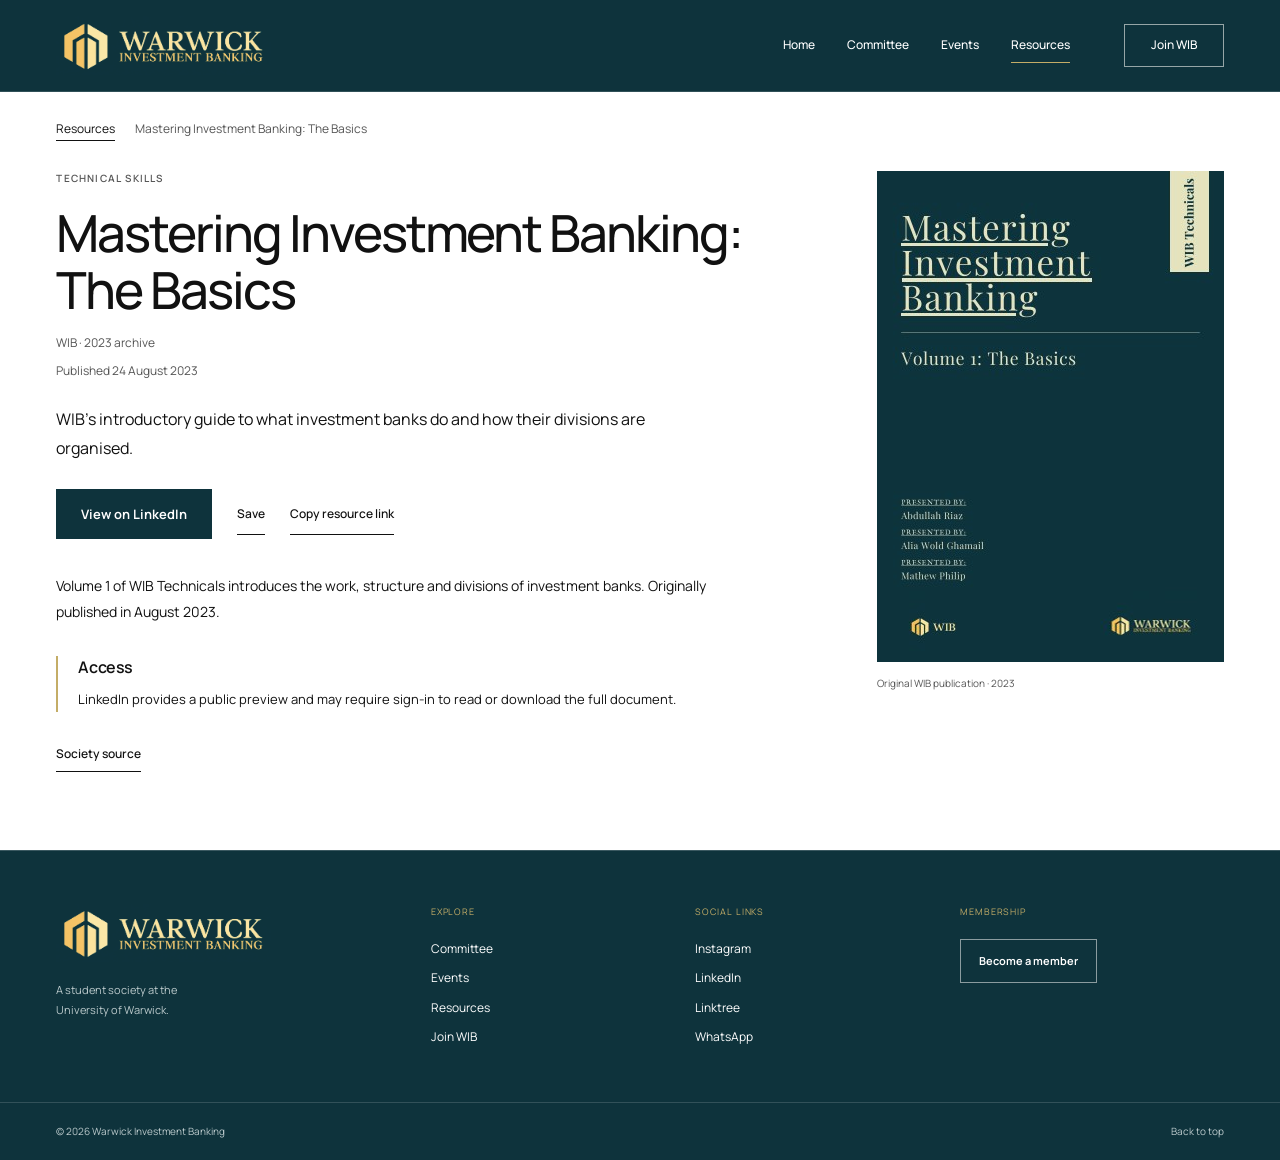
<file: resource-technicals-volume-1.html>
<!doctype html>
<html lang="en-GB">
<head>
  <meta charset="utf-8">
  <meta name="viewport" content="width=device-width, initial-scale=1">
  <meta name="theme-color" content="#0e333c">
  <title>Mastering Investment Banking: The Basics | WIB</title>
  <meta name="description" content="WIB’s introductory guide to what investment banks do and how their divisions are organised.">
  <meta property="og:title" content="Mastering Investment Banking: The Basics | WIB">
  <meta property="og:description" content="WIB’s introductory guide to what investment banks do and how their divisions are organised.">
  <meta property="og:type" content="website">
  <link rel="icon" type="image/png" href="./assets/favicon.png">
  
  <link rel="stylesheet" href="./styles.css?v=10d8bb12a65c">
  <link rel="stylesheet" href="./features.css?v=10d8bb12a65c">
  
  <script src="./site.js?v=10d8bb12a65c" defer></script>
</head>
<body id="top" class="page-resources">
  <a class="skip-link" href="#main">Skip to content</a>
  <header class="site-header">
    <a class="brand" href="./" aria-label="Warwick Investment Banking home"><img src="./assets/wib-logo-large.webp" alt="Warwick Investment Banking" width="2169" height="725"></a>
    <button class="menu-toggle" aria-controls="navigation" aria-expanded="false" hidden>Menu <span class="menu-lines" aria-hidden="true"></span></button>
    <nav id="navigation" aria-label="Main navigation"><a href="./">Home</a><a href="./committee.html">Committee</a><a href="./events.html">Events</a><a href="./resources.html" aria-current="page">Resources</a><a class="nav-join" href="./join.html" >Join WIB</a></nav>
  </header>
  <main id="main"><div class="wrap detail-page resource-detail-page">
  <nav class="breadcrumbs" aria-label="Breadcrumb"><a href="./resources.html">Resources</a><span aria-current="page">Mastering Investment Banking: The Basics</span></nav>
  <div class="resource-detail-layout"><article class="resource-detail-copy"><p class="eyebrow">Technical skills</p><h1>Mastering Investment Banking: The Basics</h1><p class="resource-provider">WIB · 2023 archive</p><p class="detail-date">Published 24 August 2023</p><p class="detail-lead">WIB’s introductory guide to what investment banks do and how their divisions are organised.</p><div class="detail-actions"><a class="button button-dark" href="https://www.linkedin.com/feed/update/urn:li:activity:7100433143043608576/">View on LinkedIn</a><button class="text-control" type="button" data-save="technicals-volume-1" data-save-title="Mastering Investment Banking: The Basics" aria-pressed="false" hidden>Save</button><button class="text-control" type="button" data-copy-link hidden>Copy resource link</button></div><p class="action-feedback" data-copy-feedback role="status"></p><label class="share-fallback" hidden>Resource link<input type="text" readonly data-share-url></label><div class="detail-description"><p>Volume 1 of WIB Technicals introduces the work, structure and divisions of investment banks. Originally published in August 2023.</p></div><aside class="access-note"><h2>Access</h2><p>LinkedIn provides a public preview and may require sign-in to read or download the full document.</p></aside><a class="line-link resource-source" href="https://www.linkedin.com/feed/update/urn:li:activity:7100433143043608576/">Society source</a></article><figure class="detail-resource-cover"><img src="./assets/resources/technicals-volume-1.jpg" alt="Cover of WIB Technicals, Volume 1: The Basics" width="347" height="491"><figcaption>Original WIB publication · 2023</figcaption></figure></div>
</div>
</main>
  <footer class="site-footer">
    <div class="footer-main wrap">
      <div class="footer-brand"><a href="./" aria-label="Warwick Investment Banking home"><img src="./assets/wib-logo-large.webp" alt="Warwick Investment Banking" width="2169" height="725" loading="lazy"></a><p>A student society at the<br>University of Warwick.</p></div>
      <div><p class="footer-label">Explore</p><nav aria-label="Footer navigation"><a href="./committee.html">Committee</a><a href="./events.html">Events</a><a href="./resources.html">Resources</a><a href="./join.html">Join WIB</a></nav></div>
      <div><p class="footer-label">Social links</p><nav aria-label="Social links"><a href="https://www.instagram.com/warwickinvestmentbanking/">Instagram</a><a href="https://www.linkedin.com/company/warwick-investment-banking-society/">LinkedIn</a><a href="https://linktr.ee/WarwickInvestmentBanking">Linktree</a><a href="https://chat.whatsapp.com/IuKTyCeDkY3EFkiX6rul5q">WhatsApp</a></nav></div>
      <div class="footer-join"><p class="footer-label">Membership</p><a class="button button-outline-light" href="./join.html">Become a member</a></div>
    </div>
    <div class="footer-bottom wrap"><p>© 2026 Warwick Investment Banking</p><a href="#top">Back to top</a></div>
  </footer>
  <dialog class="poster-viewer" aria-labelledby="poster-dialog-title"><div class="poster-toolbar"><h2 id="poster-dialog-title">Event poster</h2><form method="dialog"><button type="submit" class="text-control">Close</button></form></div><div data-poster-stage></div><p data-poster-caption></p><a class="line-link" data-poster-download download>Download poster</a></dialog>
  <p class="sr-only" role="status" data-save-feedback></p>
</body>
</html>
</file>
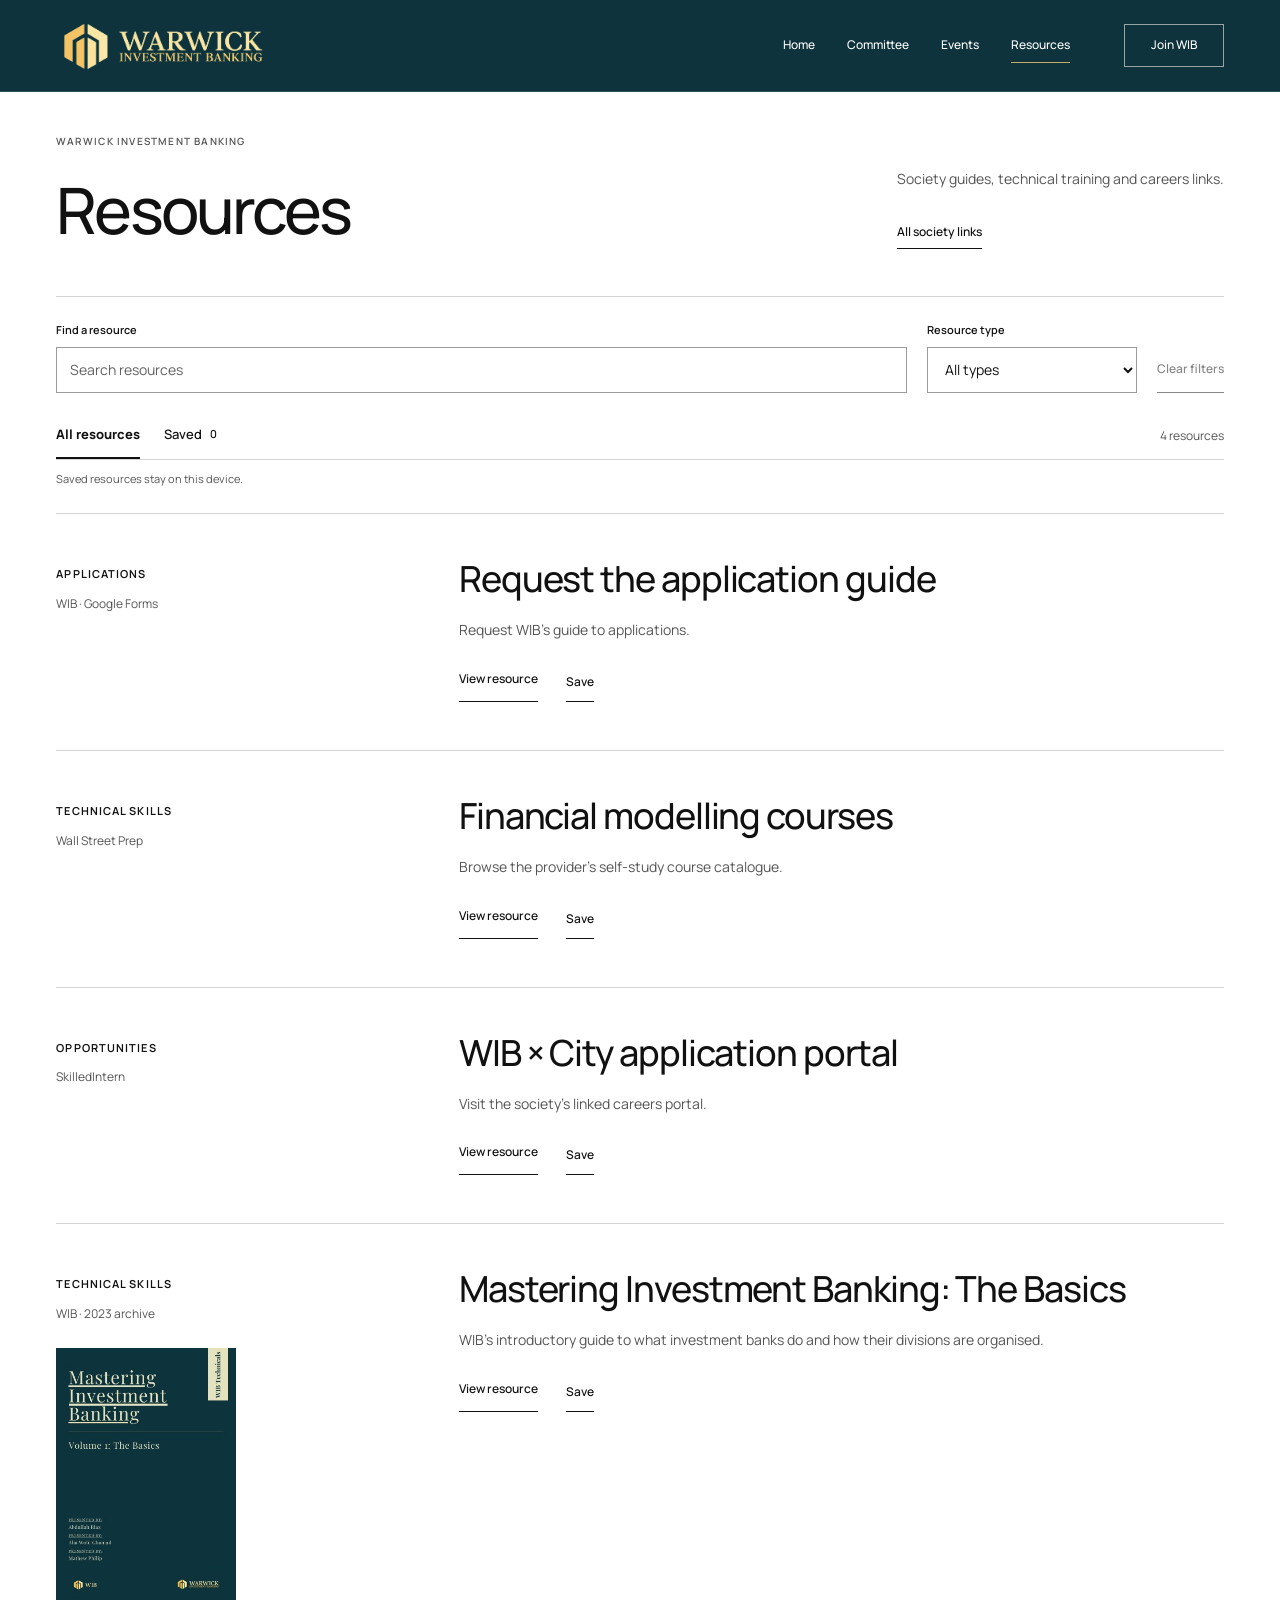
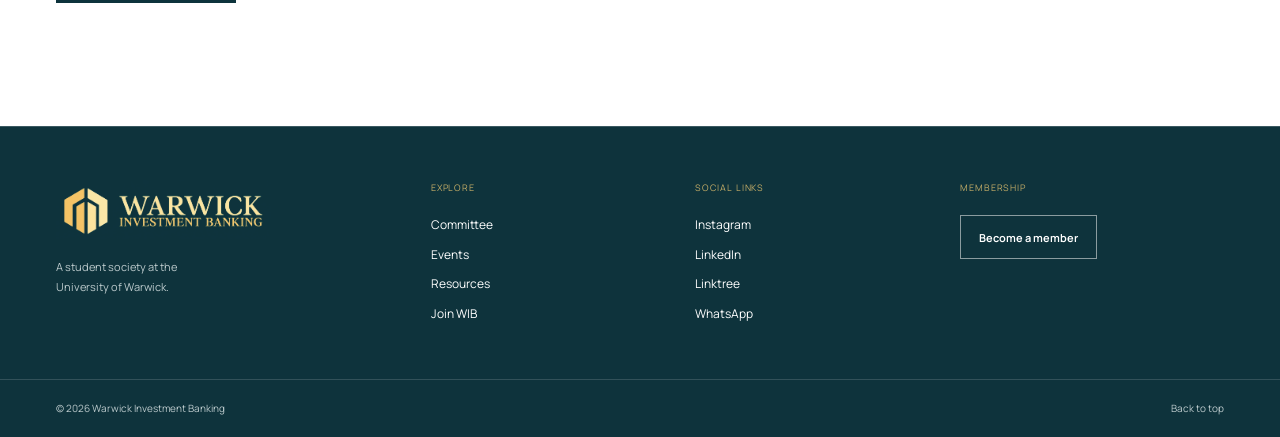
<file: resources.html>
<!doctype html>
<html lang="en-GB">
<head>
  <meta charset="utf-8">
  <meta name="viewport" content="width=device-width, initial-scale=1">
  <meta name="theme-color" content="#0e333c">
  <title>Resources | Warwick Investment Banking</title>
  <meta name="description" content="Browse WIB guides, training and careers links. Save useful resources on your device.">
  <meta property="og:title" content="Resources | Warwick Investment Banking">
  <meta property="og:description" content="Browse WIB guides, training and careers links. Save useful resources on your device.">
  <meta property="og:type" content="website">
  <link rel="icon" type="image/png" href="./assets/favicon.png">
  
  <link rel="stylesheet" href="./styles.css?v=10d8bb12a65c">
  <link rel="stylesheet" href="./features.css?v=10d8bb12a65c">
  
  <script src="./site.js?v=10d8bb12a65c" defer></script>
</head>
<body id="top" class="page-resources">
  <a class="skip-link" href="#main">Skip to content</a>
  <header class="site-header">
    <a class="brand" href="./" aria-label="Warwick Investment Banking home"><img src="./assets/wib-logo-large.webp" alt="Warwick Investment Banking" width="2169" height="725"></a>
    <button class="menu-toggle" aria-controls="navigation" aria-expanded="false" hidden>Menu <span class="menu-lines" aria-hidden="true"></span></button>
    <nav id="navigation" aria-label="Main navigation"><a href="./">Home</a><a href="./committee.html">Committee</a><a href="./events.html">Events</a><a href="./resources.html" aria-current="page">Resources</a><a class="nav-join" href="./join.html" >Join WIB</a></nav>
  </header>
  <main id="main"><section class="page-masthead resource-masthead wrap" aria-labelledby="resources-title"><p class="eyebrow">Warwick Investment Banking</p><div class="page-title-row"><h1 id="resources-title">Resources</h1><div class="masthead-side"><p>Society guides, technical training and careers links.</p><a class="line-link" href="https://linktr.ee/WarwickInvestmentBanking">All society links</a></div></div></section>
<section class="resources-directory wrap" data-resource-browser aria-label="Resource library">
  <div class="resource-browser-bar" data-browser-controls hidden><div class="browse-controls"><div class="control-field search-field"><label for="resource-search">Find a resource</label><input type="search" id="resource-search" name="q" placeholder="Search resources" autocomplete="off"></div><div class="control-field"><label for="resource-kind">Resource type</label><select id="resource-kind" name="kind"><option value="all">All types</option><option value="Society material">Society material</option><option value="External training">External training</option><option value="Careers portal">Careers portal</option></select></div><button class="text-control reset-filter" type="button" data-reset>Clear filters</button></div><div class="library-view"><div class="view-options" role="group" aria-label="Resource view"><button type="button" data-view="all" aria-pressed="true">All resources</button><button type="button" data-view="saved" aria-pressed="false">Saved <span data-saved-count>0</span></button></div><p class="results-count" data-results aria-live="polite"></p></div><p class="save-explanation">Saved resources stay on this device.</p></div>
  <article class="resource-item" data-resource data-resource-id="application-guide" data-kind="Society material"><div class="resource-category"><span>Applications</span><p>WIB · Google Forms</p></div><div class="resource-content"><h2><a href="./resource-application-guide.html">Request the application guide</a></h2><p>Request WIB’s guide to applications.</p><div class="item-actions"><a class="line-link" href="./resource-application-guide.html">View resource</a><button class="text-control" type="button" data-save="application-guide" data-save-title="Request the application guide" aria-pressed="false" hidden>Save</button></div></div></article><article class="resource-item" data-resource data-resource-id="financial-modelling" data-kind="External training"><div class="resource-category"><span>Technical skills</span><p>Wall Street Prep</p></div><div class="resource-content"><h2><a href="./resource-financial-modelling.html">Financial modelling courses</a></h2><p>Browse the provider’s self-study course catalogue.</p><div class="item-actions"><a class="line-link" href="./resource-financial-modelling.html">View resource</a><button class="text-control" type="button" data-save="financial-modelling" data-save-title="Financial modelling courses" aria-pressed="false" hidden>Save</button></div></div></article><article class="resource-item" data-resource data-resource-id="application-portal" data-kind="Careers portal"><div class="resource-category"><span>Opportunities</span><p>SkilledIntern</p></div><div class="resource-content"><h2><a href="./resource-application-portal.html">WIB × City application portal</a></h2><p>Visit the society’s linked careers portal.</p><div class="item-actions"><a class="line-link" href="./resource-application-portal.html">View resource</a><button class="text-control" type="button" data-save="application-portal" data-save-title="WIB × City application portal" aria-pressed="false" hidden>Save</button></div></div></article><article class="resource-item" data-resource data-resource-id="technicals-volume-1" data-kind="Society material"><div class="resource-category"><span>Technical skills</span><p>WIB · 2023 archive</p><a class="resource-cover" href="./resource-technicals-volume-1.html"><img src="./assets/resources/technicals-volume-1.jpg" alt="Cover of WIB Technicals, Volume 1: The Basics" width="347" height="491" loading="lazy"></a></div><div class="resource-content"><h2><a href="./resource-technicals-volume-1.html">Mastering Investment Banking: The Basics</a></h2><p>WIB’s introductory guide to what investment banks do and how their divisions are organised.</p><div class="item-actions"><a class="line-link" href="./resource-technicals-volume-1.html">View resource</a><button class="text-control" type="button" data-save="technicals-volume-1" data-save-title="Mastering Investment Banking: The Basics" aria-pressed="false" hidden>Save</button></div></div></article>
  <div class="empty-results" data-empty hidden><h2 data-empty-title>No resources match</h2><p data-empty-description>Try a different search or show all resources.</p><button class="line-link text-control" type="button" data-reset>Show all resources</button></div>
</section>
</main>
  <footer class="site-footer">
    <div class="footer-main wrap">
      <div class="footer-brand"><a href="./" aria-label="Warwick Investment Banking home"><img src="./assets/wib-logo-large.webp" alt="Warwick Investment Banking" width="2169" height="725" loading="lazy"></a><p>A student society at the<br>University of Warwick.</p></div>
      <div><p class="footer-label">Explore</p><nav aria-label="Footer navigation"><a href="./committee.html">Committee</a><a href="./events.html">Events</a><a href="./resources.html">Resources</a><a href="./join.html">Join WIB</a></nav></div>
      <div><p class="footer-label">Social links</p><nav aria-label="Social links"><a href="https://www.instagram.com/warwickinvestmentbanking/">Instagram</a><a href="https://www.linkedin.com/company/warwick-investment-banking-society/">LinkedIn</a><a href="https://linktr.ee/WarwickInvestmentBanking">Linktree</a><a href="https://chat.whatsapp.com/IuKTyCeDkY3EFkiX6rul5q">WhatsApp</a></nav></div>
      <div class="footer-join"><p class="footer-label">Membership</p><a class="button button-outline-light" href="./join.html">Become a member</a></div>
    </div>
    <div class="footer-bottom wrap"><p>© 2026 Warwick Investment Banking</p><a href="#top">Back to top</a></div>
  </footer>
  <dialog class="poster-viewer" aria-labelledby="poster-dialog-title"><div class="poster-toolbar"><h2 id="poster-dialog-title">Event poster</h2><form method="dialog"><button type="submit" class="text-control">Close</button></form></div><div data-poster-stage></div><p data-poster-caption></p><a class="line-link" data-poster-download download>Download poster</a></dialog>
  <p class="sr-only" role="status" data-save-feedback></p>
</body>
</html>
</file>
<file: styles.css>
@charset "UTF-8";
@font-face{font-family:Instrument Serif;src:url('./assets/fonts/instrument-serif-regular.woff2') format('woff2');font-style:normal;font-weight:400;font-display:swap}
@font-face{font-family:Instrument Serif;src:url('./assets/fonts/instrument-serif-italic.woff2') format('woff2');font-style:italic;font-weight:400;font-display:swap}
@font-face{font-family:Manrope;src:url('./assets/fonts/manrope-variable.woff2') format('woff2');font-style:normal;font-weight:200 800;font-display:swap}
:root{--teal:#0e333c;--gold:#c4ad67;--light-gold:#f4e5a2;--panel:#e7ebec;--paper:#fff;--ink:#111;--muted:#555;--line:#d5d5d5;--serif:'Instrument Serif',Georgia,serif;--sans:Manrope,Arial,sans-serif;--gutter:clamp(24px,4.4vw,80px)}
*{box-sizing:border-box}html{scroll-behavior:smooth;scroll-padding-top:90px}body{margin:0;background:var(--paper);color:var(--ink);font:15px/1.7 var(--sans);-webkit-font-smoothing:antialiased}a{color:inherit;text-decoration:none}button,a{touch-action:manipulation;-webkit-tap-highlight-color:transparent}button{font:inherit;color:inherit;cursor:pointer}a:focus-visible,button:focus-visible{outline:2px solid currentColor;outline-offset:6px}[hidden]{display:none!important}img{display:block;max-width:100%;height:auto}h1,h2,h3,p,figure{margin:0}h1,h2,h3{font-weight:400}h1,h2,h3,.person-name{font-family:var(--serif);line-height:1.03;letter-spacing:-.025em}h2{font-size:clamp(48px,5.8vw,80px)}em{font-weight:400}ul,ol{margin:0;padding:0;list-style:none}.wrap{width:min(100%,1600px);margin-inline:auto;padding-inline:var(--gutter)}.eyebrow{font-family:var(--sans);font-size:11px;font-weight:600;line-height:1.5;text-transform:uppercase;letter-spacing:.12em}.line-link{display:inline-block;width:fit-content;font-size:13px;font-weight:550;line-height:1.7;padding:7px 0 6px;border-bottom:1px solid currentColor;transition:opacity .18s}.line-link:hover{opacity:.65}.button{display:inline-flex;align-items:center;justify-content:center;padding:15px 24px;min-height:50px;font-size:13px;font-weight:650;line-height:1.4;border:1px solid transparent;transition:background .18s,color .18s}.button-gold{background:var(--gold);color:var(--teal)}.button-gold:hover{background:var(--light-gold)}.button-dark{background:var(--teal);color:#fff}.button-dark:hover{background:#25525c}.button-outline-light{color:#fff;border-color:#8b9c9f}.button-outline-light:hover{background:#fff;color:var(--teal)}.skip-link{position:fixed;left:20px;top:-90px;z-index:100;background:#fff;color:var(--teal);padding:12px 20px}.skip-link:focus{top:12px}

/* A single shared masthead across the four pages. */
.site-header{min-height:92px;display:flex;align-items:center;justify-content:space-between;gap:30px;padding:12px var(--gutter);background:var(--teal);color:#fff;border-bottom:1px solid #ffffff24;position:relative;z-index:30}.brand{width:194px;flex-shrink:0}.brand img{width:100%;aspect-ratio:3.65/1;object-fit:contain}.site-header nav{display:flex;align-items:center;gap:32px;font-size:12px;font-weight:500}.site-header nav a{padding:9px 0;position:relative}.site-header nav a:not(.nav-join)::after{content:'';position:absolute;left:0;right:0;bottom:2px;height:1px;background:var(--gold);transform:scaleX(0);transform-origin:left;transition:transform .18s}.site-header nav a:hover::after,.site-header nav a[aria-current=page]::after{transform:scaleX(1)}.site-header .nav-join{border:1px solid #96a6a7;padding:10px 26px;margin-left:22px}.nav-join:hover{background:var(--gold);border-color:var(--gold);color:var(--teal)}.menu-toggle{display:none;background:none;border:0;padding:12px 0;font-size:13px}.menu-lines{position:relative;width:22px;height:10px;display:block;border-top:1px solid currentColor;border-bottom:1px solid currentColor}.menu-toggle[aria-expanded=true] .menu-lines{height:1px;transform:rotate(45deg);border-bottom:0}.menu-toggle[aria-expanded=true] .menu-lines::after{content:'';position:absolute;width:22px;height:1px;left:0;top:-1px;background:currentColor;transform:rotate(90deg)}

/* Home: a typographic field paired with a clear, unoverlaid photograph. */
.home-hero{background:var(--teal);color:white;display:grid;grid-template-columns:1.05fr 1fr;padding:44px var(--gutter) 48px;gap:5vw;max-width:none}.hero-copy{display:flex;flex-direction:column;justify-content:center;min-width:0}.hero-kicker{display:flex;align-items:center;gap:30px;color:#dbe2e2;font-size:10px;margin-bottom:31px}.hero-kicker span{color:var(--gold);border-left:1px solid #5c7377;padding-left:20px}.home-hero h1{font-size:clamp(78px,8.5vw,140px);line-height:.88;letter-spacing:-.015em}.home-hero h1 em{color:var(--gold)}.hero-intro{max-width:360px;margin-top:32px;font-size:14px;line-height:1.8;color:#dbe3e4}.hero-actions{display:flex;align-items:center;gap:25px;margin-top:28px}.hero-actions .line-link{font-size:12px;white-space:nowrap}.hero-photo{min-height:590px;display:flex;flex-direction:column;position:relative;min-width:0}.hero-photo img{width:100%;height:100%;flex:1;min-height:0;max-height:710px;object-fit:cover;object-position:36% center;position:absolute;inset:0 0 28px;height:calc(100% - 28px)}.hero-photo figcaption{margin-top:auto;display:flex;justify-content:space-between;gap:20px;font-size:9px;letter-spacing:.04em;color:#c7d3d5;line-height:1.4;padding-top:13px}
.society-intro{display:grid;grid-template-columns:1fr 2.3fr;gap:70px;padding-block:100px 105px}.section-marker{padding-top:14px;position:relative}.section-marker::before{content:'';width:38px;height:1px;background:var(--gold);display:block;margin-bottom:18px}.society-intro h2{font-size:clamp(50px,6vw,82px)}.intro-detail{display:grid;grid-template-columns:1.5fr 1fr;gap:55px;align-items:end;margin-top:34px}.intro-detail p{color:var(--muted);font-size:14px;max-width:480px}.intro-detail .line-link{justify-self:end}
.home-events{background:var(--panel);padding-block:68px 72px}.section-heading{display:flex;justify-content:space-between;align-items:end;gap:30px;margin-bottom:40px}.section-heading .eyebrow{margin-bottom:13px}.section-heading h2{font-size:64px}.section-heading .line-link{margin-bottom:7px}.event{display:grid;grid-template-columns:1fr 1fr;gap:clamp(40px,7vw,110px);align-items:center}.event-artwork{display:block;background:var(--teal);width:100%;overflow:hidden}.event-artwork img{width:100%;max-height:560px;object-fit:contain;transition:opacity .18s}.event-artwork:hover img{opacity:.86}.featured-event{grid-template-columns:1fr 1fr;gap:8vw}.featured-event .event-artwork{background:transparent}.featured-event .event-artwork img{height:465px;object-fit:contain;object-position:left center}.event-copy{max-width:490px}.event-date{font-size:10px;line-height:1.7;margin-bottom:24px;color:var(--muted)}.event-date span{padding:0 7px}.event-copy h2{font-size:clamp(43px,4.8vw,68px);line-height:1.05;margin-bottom:24px}.event-description{font-size:14px;color:var(--muted);max-width:400px}.event-details{margin:28px 0 23px;border-top:1px solid #bfcacd;border-bottom:1px solid #bfcacd;display:grid;grid-template-columns:1fr 1.5fr;gap:24px;padding:16px 0}.event-details dt{font-size:10px;text-transform:uppercase;letter-spacing:.1em;color:var(--muted);margin-bottom:5px}.event-details dd{margin:0;font-size:12px;line-height:1.6}.event-copy .line-link{font-size:12px}
.home-people{display:grid;grid-template-columns:1fr 2.2fr;gap:60px;align-items:center;padding-block:100px}.people-intro .eyebrow{font-size:10px;margin-bottom:24px}.people-intro h2{font-size:clamp(60px,6.6vw,92px);line-height:.96;margin-bottom:24px}.people-intro>p:not(.eyebrow){font-size:13px;color:var(--muted);max-width:240px;margin-bottom:19px}.people-preview ul{display:grid;grid-template-columns:repeat(3,minmax(0,1fr));gap:24px;align-items:start}.people-preview .person:nth-child(2){margin-top:70px}.people-preview .person:nth-child(3){margin-top:130px}.people-preview .person-name{font-size:28px;line-height:1.05}.people-preview .person-role{font-size:11px;margin-top:8px}.people-preview .person-copy{padding-top:18px}.people-preview .portrait img{width:100%}.home-resources{background:var(--panel)}.resource-teaser{padding-block:65px;display:grid;grid-template-columns:1.2fr 1fr;gap:90px;align-items:center}.resource-teaser .eyebrow{margin-bottom:18px}.resource-teaser h2{font-size:64px}.resource-teaser p:not(.eyebrow){color:var(--muted);max-width:380px;font-size:14px;line-height:1.9;margin-bottom:26px}

/* Committee: portraits, names and roles, organised by the official departments. */
.committee-masthead{padding-top:48px;padding-bottom:40px}.committee-masthead>.eyebrow{font-size:10px;color:var(--muted);margin-bottom:21px}.committee-title-row{display:flex;justify-content:space-between;align-items:center;gap:40px}.committee-title-row h1{font-size:clamp(76px,9vw,132px);line-height:1;white-space:nowrap}.committee-title-row h1 br{display:none}.committee-title-row h1 em::before{content:' '}.committee-year{text-align:right;padding-top:5px}.committee-year>span{font-size:10px;letter-spacing:.1em;text-transform:uppercase;color:var(--muted)}.committee-year>p{font:clamp(50px,6vw,85px)/1.1 var(--serif);letter-spacing:-.03em}.committee-year p span{font-style:italic;color:#8a783e;padding:0 3px}.masthead-caption{font-size:13px;color:var(--muted);margin-top:18px}.department-nav{background:var(--teal);color:#fff;position:sticky;top:0;z-index:15;border-bottom:1px solid #ffffff30}.department-nav>.wrap{display:flex;gap:42px;align-items:center;overflow-x:auto;scrollbar-width:thin}.department-nav a{padding:20px 0 17px;white-space:nowrap;font-size:12px;border-bottom:3px solid transparent;transition:border-color .15s}.department-nav a:hover,.department-nav a[aria-current=location]{border-color:var(--gold)}.department{padding-block:65px 75px;scroll-margin-top:0;border-bottom:1px solid var(--line);display:grid;grid-template-columns:220px 1fr;gap:35px}.department-heading .eyebrow{font-size:9px;color:var(--muted);margin-bottom:13px}.department-heading h2{font-size:43px;line-height:1.04;max-width:200px}.people-grid{display:grid;grid-template-columns:repeat(3,minmax(0,1fr));gap:45px 34px}.person{min-width:0}.portrait{width:100%;max-width:300px}.portrait img{width:100%;aspect-ratio:360/448;object-fit:contain}.person-copy{padding-top:20px}.person-name{font-size:clamp(27px,2.65vw,38px);line-height:1.07;overflow-wrap:normal}.person-role{font-size:13px;line-height:1.65;margin-top:10px;color:var(--muted)}.person-detail{display:block;font-size:11px;margin-top:3px}.person-link{display:inline-block;font-size:11px;line-height:1.6;margin-top:14px;border-bottom:1px solid #a4b1b3;padding-bottom:3px}.person-link:hover{border-color:var(--teal);color:#000}.department-board{display:block;padding-top:43px}.department-board .department-heading{display:flex;align-items:baseline;gap:24px;margin-bottom:33px}.department-board .department-heading .eyebrow{order:2}.department-board .people-grid{gap:52px 65px;max-width:1100px;margin:auto}.department-board .portrait{max-width:300px;margin:auto}.department-board .person-copy{max-width:300px;margin:auto}.department-board .person-name{font-size:40px}.department-board .person-role{font-size:14px}.department-marketing .people-grid,.department-careers .people-grid{grid-template-columns:repeat(2,minmax(0,1fr));max-width:600px;gap:50px}.source-note{padding-top:28px;font-size:11px;color:var(--muted);line-height:1.8}.source-note a{margin-left:9px;border-bottom:1px solid var(--line)}.page-end{padding-block:70px 80px}.page-end>.eyebrow{margin-bottom:20px}.page-end h2{font-size:64px}.page-end .line-link{margin-top:25px}

/* Events and resources are individual editorial pages, not card grids. */
.page-masthead{padding-top:57px;padding-bottom:60px}.page-masthead>.eyebrow{color:var(--muted);font-size:10px;margin-bottom:24px}.page-title-row{display:grid;grid-template-columns:1.4fr 1fr;gap:80px;align-items:end}.page-title-row h1{font-size:clamp(78px,9.3vw,135px);line-height:.9}.masthead-side{max-width:330px;padding-bottom:5px;justify-self:end}.masthead-side p{font-size:14px;color:var(--muted);line-height:1.9;margin-bottom:22px}.masthead-side .line-link{font-size:12px}.events-directory{padding-bottom:60px}.event-group-title{font:11px/1.5 var(--sans);letter-spacing:.1em;text-transform:uppercase;border-top:1px solid var(--line);padding-top:22px;margin-bottom:35px}.event-group .event{padding-bottom:65px;margin-bottom:65px;border-bottom:1px solid var(--line)}.event-group .event:last-child{margin-bottom:0}.event-group .event:nth-of-type(even) .event-artwork{order:2}.event-group .event:nth-of-type(even) .event-copy{order:1}.community-strip{display:flex;align-items:center;justify-content:space-between;gap:40px;padding-block:0 75px}.community-strip .eyebrow{margin-bottom:14px}.community-strip h2{font-size:58px}.resource-masthead{padding-bottom:70px}.resources-directory{padding-bottom:75px}.resource-item{display:grid;grid-template-columns:1fr 2.3fr;gap:70px;padding-block:43px 48px;border-top:1px solid var(--line)}.resource-item:last-child{border-bottom:1px solid var(--line)}.resource-category{padding-top:8px}.resource-category span{display:block;text-transform:uppercase;letter-spacing:.1em;font-size:11px;font-weight:650;margin-bottom:10px}.resource-category p{font-size:12px;color:var(--muted)}.resource-content h2{font-size:clamp(38px,4.8vw,66px);line-height:1.03;max-width:680px}.resource-content h2 a:hover{text-decoration:underline;text-decoration-thickness:1px;text-underline-offset:6px}.resource-content>p{font-size:14px;color:var(--muted);margin-top:17px}.resource-content .line-link{margin-top:17px;font-size:12px}.resource-campus{display:grid;grid-template-columns:1fr 1fr;background:var(--teal);color:white}.resource-campus-copy{padding:65px var(--gutter)}.resource-campus-copy .eyebrow{color:var(--gold);margin-bottom:22px}.resource-campus-copy h2{font-size:clamp(46px,5.2vw,73px);margin-bottom:32px}.resource-campus-copy em{color:var(--gold)}.resource-campus>img{height:100%;width:100%;object-fit:cover;object-position:60% center;min-height:390px}
.site-footer{background:var(--teal);color:#fff;border-top:1px solid #ffffff30}.footer-main{display:grid;grid-template-columns:1.5fr 1fr 1fr 1.2fr;gap:45px;padding-block:53px 55px}.footer-brand img{width:205px;margin-bottom:18px}.footer-brand p{color:#bccacc;font-size:11px;line-height:1.8}.footer-label{text-transform:uppercase;letter-spacing:.1em;font-size:9px;color:var(--gold);margin-bottom:20px}.site-footer nav{display:flex;flex-direction:column;align-items:start;gap:9px;font-size:12px}.site-footer nav a:hover,.footer-bottom a:hover{text-decoration:underline;text-underline-offset:5px}.footer-join .button{font-size:11px;padding:12px 18px;min-height:44px;white-space:nowrap}.footer-bottom{display:flex;justify-content:space-between;gap:30px;font-size:10px;color:#bccacc;padding-block:20px;border-top:1px solid #ffffff26}

@media(min-width:1600px){.home-hero{padding-inline:max(var(--gutter),calc((100vw - 1440px)/2))}}
@media(max-width:1100px){.site-header nav{gap:24px}.site-header .nav-join{margin-left:8px}.home-hero{gap:4vw}.home-hero h1{font-size:9vw}.hero-photo{min-height:560px}.hero-actions{gap:20px}.hero-actions .button{padding:14px 16px}.hero-kicker{gap:15px;font-size:9px}.hero-kicker span{padding-left:15px}.society-intro{gap:40px}.intro-detail{gap:35px}.home-people{gap:35px;grid-template-columns:.95fr 2.1fr}.people-preview ul{gap:18px}.people-preview .person-name{font-size:26px}.department{grid-template-columns:175px 1fr;gap:30px}.department-heading h2{font-size:36px}.people-grid{gap:42px 24px}.department-board .people-grid{gap:45px}.department-board .person-name{font-size:36px}.committee-title-row h1{font-size:9vw}.committee-year>p{font-size:6.7vw}.department-nav>.wrap{gap:30px}.footer-main{gap:30px}.page-title-row{gap:45px}}
@media(max-width:800px){
  :root{--gutter:24px}.site-header{min-height:78px;padding-block:12px;gap:20px}.brand{width:165px}.menu-toggle:not([hidden]){display:flex;align-items:center;gap:16px}.site-header nav{display:none;position:absolute;inset:100% 0 auto;background:var(--teal);padding:14px var(--gutter) 25px;flex-direction:column;align-items:stretch;gap:0;border-bottom:1px solid #526b70}.site-header nav.is-open{display:flex}.site-header nav a{padding:15px 0;font-size:15px;border-bottom:1px solid #ffffff26}.site-header nav a::after{display:none}.site-header nav a[aria-current=page]{color:var(--light-gold)}.site-header .nav-join{margin:20px 0 0;text-align:center;padding:12px}.site-header:has(.menu-toggle[hidden]){flex-wrap:wrap}.site-header:has(.menu-toggle[hidden]) nav{display:flex;position:static;flex-direction:row;flex-wrap:wrap;gap:16px;padding:0;border:0}.site-header:has(.menu-toggle[hidden]) nav a{font-size:12px;padding:5px 0}.site-header:has(.menu-toggle[hidden]) nav .nav-join{display:none}
  .home-hero{grid-template-columns:1fr;padding-top:35px;padding-bottom:27px;gap:35px}.hero-kicker{margin-bottom:27px;justify-content:space-between;font-size:9px;gap:10px}.hero-kicker span{border:0;padding:0}.home-hero h1{font-size:clamp(80px,18.6vw,128px);line-height:.88}.hero-intro{margin-top:27px;max-width:380px;font-size:13px}.hero-actions{margin-top:25px;gap:24px;flex-wrap:wrap}.hero-actions .button{padding:14px 18px;min-height:47px;font-size:12px}.hero-actions .line-link{font-size:11px}.hero-photo{min-height:350px;max-height:450px}.hero-photo img{object-position:40% 52%}.hero-photo figcaption{font-size:8px}
  .society-intro{grid-template-columns:1fr;gap:25px;padding-block:50px 55px}.section-marker{padding:0;display:flex;align-items:center;gap:14px;font-size:10px}.section-marker::before{margin:0;width:25px}.society-intro h2{font-size:clamp(46px,9vw,70px)}.intro-detail{grid-template-columns:1fr;gap:17px;margin-top:25px}.intro-detail p{font-size:13px;max-width:500px}.intro-detail .line-link{justify-self:start}.home-events{padding-block:40px 45px}.section-heading{gap:20px;margin-bottom:28px}.section-heading h2{font-size:49px}.section-heading .eyebrow{font-size:9px;margin-bottom:9px}.section-heading .line-link{font-size:11px}.event,.featured-event{grid-template-columns:1fr;gap:28px}.featured-event .event-artwork img{height:auto;max-height:470px;object-position:center}.event-artwork{max-width:460px;margin-inline:auto}.event-artwork img{height:auto;max-height:580px}.event-copy{max-width:none}.event-date{font-size:9px;margin-bottom:16px}.event-copy h2{font-size:clamp(44px,8vw,60px);max-width:500px;margin-bottom:18px}.event-description{font-size:13px}.event-details{margin:23px 0 17px;padding:13px 0;gap:18px}.event-details dd{font-size:11px}.event-copy .line-link{font-size:11px}.home-people{display:block;padding-block:50px}.people-intro h2{font-size:64px;margin-bottom:20px}.people-intro .eyebrow{font-size:9px;margin-bottom:18px}.people-intro>p:not(.eyebrow){max-width:310px}.people-preview{margin-top:35px}.people-preview ul{gap:15px}.people-preview .person:nth-child(2){margin-top:35px}.people-preview .person:nth-child(3){margin-top:70px}.people-preview .person-name{font-size:clamp(21px,4.7vw,30px);line-height:1.07}.people-preview .person-role{font-size:10px;line-height:1.5;margin-top:7px}.people-preview .person-copy{padding-top:13px}.resource-teaser{padding-block:45px;grid-template-columns:1fr;gap:25px}.resource-teaser .eyebrow{font-size:10px;margin-bottom:18px}.resource-teaser h2{font-size:58px}.resource-teaser p:not(.eyebrow){font-size:13px;max-width:430px;margin-bottom:20px}
  .committee-masthead{padding-top:35px;padding-bottom:30px}.committee-masthead>.eyebrow{font-size:9px;margin-bottom:24px}.committee-title-row{align-items:end;gap:20px}.committee-title-row h1{font-size:clamp(65px,13vw,100px);white-space:normal;line-height:.92}.committee-title-row h1 br{display:block}.committee-title-row h1 em::before{content:none}.committee-year{padding-bottom:4px}.committee-year>span{font-size:8px;letter-spacing:.04em}.committee-year>p{font-size:clamp(33px,6.5vw,49px)}.committee-year p span{padding:0 1px}.masthead-caption{font-size:12px;margin-top:22px}.department-nav>.wrap{gap:25px}.department-nav a{font-size:11px;padding-block:17px 14px}.department{display:block;padding-block:38px 42px;scroll-margin-top:0}.department-heading{margin-bottom:27px}.department-heading h2{font-size:40px;max-width:none}.department-heading .eyebrow{font-size:8px;margin-bottom:9px}.department-board{padding-top:32px}.department-board .department-heading{margin-bottom:27px;gap:18px}.department-board .people-grid,.people-grid{grid-template-columns:repeat(2,minmax(0,1fr));gap:35px 23px}.department-board .person-name,.person-name{font-size:clamp(26px,5.3vw,38px);line-height:1.05}.person-copy{padding-top:15px}.department-board .person-role,.person-role{font-size:12px;line-height:1.6;margin-top:9px}.person-detail{font-size:10px}.person-link{font-size:10px;margin-top:11px}.department-marketing .people-grid,.department-careers .people-grid{max-width:none;gap:35px 23px}.source-note{font-size:10px;padding-top:22px}.source-note a{margin:4px 0 0;display:block;width:fit-content}.page-end{padding-block:48px 55px}.page-end>.eyebrow{font-size:9px;margin-bottom:20px}.page-end h2{font-size:52px}.page-end .line-link{margin-top:20px;font-size:12px}
  .page-masthead{padding-top:36px;padding-bottom:36px}.page-masthead>.eyebrow{font-size:9px;margin-bottom:25px}.page-title-row{grid-template-columns:1fr;gap:27px}.page-title-row h1{font-size:clamp(67px,15vw,110px)}.masthead-side{justify-self:start;max-width:380px}.masthead-side p{font-size:13px;margin-bottom:12px}.masthead-side .line-link{font-size:11px}.events-directory{padding-bottom:40px}.event-group-title{font-size:9px;padding-top:19px;margin-bottom:24px}.event-group .event{padding-bottom:40px;margin-bottom:40px}.event-group .event:nth-of-type(even) .event-artwork{order:0}.event-group .event:nth-of-type(even) .event-copy{order:0}.community-strip{display:block;padding-bottom:45px}.community-strip .eyebrow{font-size:9px;margin-bottom:13px}.community-strip h2{font-size:49px}.community-strip .button{margin-top:23px}.resources-directory{padding-bottom:45px}.resource-item{grid-template-columns:1fr;gap:19px;padding-block:26px 32px}.resource-category{padding:0;display:flex;gap:20px;align-items:baseline;justify-content:space-between}.resource-category span{font-size:9px;margin:0}.resource-category p{font-size:10px}.resource-content h2{font-size:43px;max-width:470px}.resource-content>p{font-size:12px;margin-top:14px}.resource-content .line-link{font-size:11px;margin-top:14px}.resource-campus{grid-template-columns:1fr}.resource-campus-copy{padding-block:43px}.resource-campus-copy .eyebrow{font-size:9px}.resource-campus-copy h2{font-size:52px;margin-bottom:26px}.resource-campus>img{height:260px;min-height:0;object-position:center}
  .footer-main{grid-template-columns:1fr 1fr;gap:35px 30px;padding-block:40px}.footer-brand img{width:175px}.footer-brand p{font-size:10px}.footer-brand{grid-column:1/-1}.footer-join{grid-column:1/-1}.footer-label{font-size:8px;margin-bottom:15px}.site-footer nav{font-size:11px;gap:8px}.footer-join .button{font-size:11px}.footer-bottom{font-size:8px;padding-block:18px;gap:20px}
}
@media(max-width:370px){:root{--gutter:20px}.home-hero h1{font-size:77px}.hero-actions{gap:14px}.hero-actions .button{padding:13px 12px;font-size:11px}.hero-actions .line-link{font-size:10px}.hero-photo{min-height:300px}.committee-title-row h1{font-size:59px}.committee-title-row{gap:10px}.committee-year>p{font-size:30px}.committee-year>span{font-size:7px}.person-name,.department-board .person-name{font-size:27px}.person-role,.department-board .person-role{font-size:11px}.people-grid,.department-board .people-grid{column-gap:18px}.resource-category{display:block}.resource-category p{margin-top:6px}.resource-content h2{font-size:39px}.page-title-row h1{font-size:64px}}
@media(prefers-reduced-motion:reduce){html{scroll-behavior:auto}*,*::before,*::after{transition:none!important;animation:none!important}}
/* Keep roles easy to read and every department visible on a phone. */
.person-role{font-size:14px}
.person-link{padding-block:6px;min-height:30px}
@media(max-width:800px){
  .department-nav>.wrap{flex-wrap:wrap;gap:0 24px;overflow:visible}
  .department-nav a{padding-block:12px 9px;min-height:40px}
  .person-role,.department-board .person-role{font-size:13px}
  .people-preview .person-role{font-size:11px}
}
@media(max-width:370px){.department-nav>.wrap{column-gap:20px}.person-role,.department-board .person-role{font-size:12px}}
@media(max-width:370px){
  .committee-title-row{display:block}
  .committee-year{display:flex;align-items:baseline;gap:12px;text-align:left;margin-top:21px}
  .committee-year>span{font-size:8px}
  .committee-year>p{font-size:34px}
  .page-events .page-title-row h1{font-size:56px}
}

/* Direct page labels and restrained content typography. */
.site-header .brand{width:215px}
.brand img,.footer-brand img{aspect-ratio:3.65/1;object-fit:cover;object-position:center;mix-blend-mode:lighten}
.footer-brand img{width:215px}
.committee-title-row h1,.page-title-row h1{font:500 clamp(42px,5vw,64px)/1.12 var(--sans);letter-spacing:-.045em;white-space:normal}
.committee-year>p{font:400 42px/1.2 var(--sans);letter-spacing:-.04em}
.committee-year p span{font-style:normal;color:inherit}
.committee-masthead,.page-masthead{padding-block:42px}
.committee-masthead>.eyebrow,.page-masthead>.eyebrow{margin-bottom:17px}
.committee-directory{padding-bottom:50px}
.page-title-row{align-items:center;grid-template-columns:1fr 1fr;gap:50px}
.masthead-side{max-width:390px}
.event-copy h2{font:500 clamp(27px,3vw,38px)/1.18 var(--sans);letter-spacing:-.035em}
.event-artwork{width:100%;max-width:448px;justify-self:center;background:transparent}
.event-artwork img{width:100%;height:auto;max-height:none;aspect-ratio:4/5;object-fit:contain}
.resource-content h2{font:500 clamp(26px,3vw,36px)/1.22 var(--sans);letter-spacing:-.03em}
.person-link:hover{color:#000;border-color:#000}
@media(max-width:800px){
 .site-header .brand{width:185px}
 .footer-brand img{width:195px}
 .committee-masthead,.page-masthead{padding-block:30px}
 .committee-title-row h1,.page-title-row h1{font-size:40px;line-height:1.15}
 .committee-title-row{align-items:center;gap:20px}
 .committee-year>p{font-size:27px}
 .page-title-row{grid-template-columns:1fr;gap:20px}
 .committee-directory{padding-bottom:35px}
}
@media(max-width:370px){
 .site-header .brand{width:174px}
 .committee-title-row{display:block}
 .committee-year{margin-top:18px}
 .page-events .page-title-row h1{font-size:40px}
}

/* Committee directory: a quiet, four-column people grid. */
.page-committee .committee-masthead{padding-block:70px 76px}
.page-committee .committee-masthead>.eyebrow{margin-bottom:24px}
.page-committee .committee-title-row{align-items:end}
.page-committee .committee-title-row h1{font:400 clamp(64px,7vw,104px)/1 var(--serif);letter-spacing:-.025em}
.page-committee .committee-year{font:400 14px/1.5 var(--sans);color:var(--muted);padding:0;text-align:right}
.page-committee .committee-year span{display:block;font-size:10px;letter-spacing:.1em;text-transform:uppercase}
.page-committee .department-nav{position:static;background:#fff;color:var(--ink);border-bottom:1px solid var(--line)}
.page-committee .department-nav>.wrap{gap:36px;flex-wrap:wrap;overflow:visible}
.page-committee .department-nav a{font-size:13px;padding:14px 0 13px;min-height:0;border-bottom:2px solid transparent}
.page-committee .department-nav a:hover,.page-committee .department-nav a[aria-current=location]{border-color:var(--teal)}
.page-committee .department{display:block;padding-block:52px 58px;scroll-margin-top:20px}
.page-committee .department-heading,.page-committee .department-board .department-heading{display:block;margin-bottom:25px}
.page-committee .department-heading .eyebrow{margin-bottom:8px}
.page-committee .department-heading h2{font:500 25px/1.2 var(--sans);letter-spacing:-.025em;max-width:none}
.page-committee .people-grid,.page-committee .department-board .people-grid,.page-committee .department-marketing .people-grid,.page-committee .department-careers .people-grid{display:grid;grid-template-columns:repeat(4,minmax(0,1fr));gap:42px 28px;max-width:none;margin:0}
.page-committee .portrait,.page-committee .department-board .portrait{display:flex;align-items:center;justify-content:center;width:100%;max-width:none;aspect-ratio:1;margin:0;background:#f5f6f5}
.page-committee .portrait img{width:100%;height:100%;object-fit:contain;aspect-ratio:auto}
.page-committee .portrait-initials{font:400 clamp(30px,4vw,52px)/1 var(--serif);color:#687a7a}
.page-committee .person-copy,.page-committee .department-board .person-copy{max-width:none;margin:0;padding-top:17px}
.page-committee .person-name,.page-committee .department-board .person-name{font:700 20px/1.3 var(--sans);letter-spacing:-.02em;overflow-wrap:anywhere}
.page-committee .person-role,.page-committee .department-board .person-role{font:400 16px/1.5 var(--sans);margin-top:6px;color:var(--muted)}
.page-committee .person-detail{font-size:13px;margin-top:3px}
.page-committee .person-link{font-size:12px;margin-top:10px}
@media(max-width:800px){
 .page-committee .committee-masthead{padding-block:46px 50px}
 .page-committee .committee-title-row h1{font-size:clamp(58px,10vw,80px)}
 .page-committee .department-nav>.wrap{gap:0 24px}
 .page-committee .department{padding-block:40px 45px}
 .page-committee .people-grid,.page-committee .department-board .people-grid,.page-committee .department-marketing .people-grid,.page-committee .department-careers .people-grid{grid-template-columns:repeat(2,minmax(0,1fr));gap:35px 20px}
 .page-committee .person-name,.page-committee .department-board .person-name{font-size:18px}
 .page-committee .person-role,.page-committee .department-board .person-role{font-size:14px}
}
@media(max-width:370px){.page-committee .committee-year{margin-top:16px;text-align:left}.page-committee .committee-year span{display:inline;margin-right:8px}}

/* People overview and links into the committee groups. */
.page-committee .committee-hero{position:relative;min-height:630px;display:flex;align-items:center;color:#fff;overflow:hidden;background:var(--teal)}
.page-committee .committee-hero>img{position:absolute;inset:0;width:100%;height:100%;object-fit:cover}
.page-committee .committee-hero::after{content:'';position:absolute;inset:0;background:linear-gradient(90deg,rgba(0,0,0,.76),rgba(0,0,0,.2) 80%)}
.page-committee .committee-hero-content{position:relative;z-index:1;padding-block:80px}
.page-committee .committee-hero-content .eyebrow{margin-bottom:22px}
.page-committee .committee-hero h1{font:400 clamp(60px,7vw,100px)/1 var(--serif);letter-spacing:-.025em;max-width:780px}
.page-committee .committee-hero-content>p:last-child{font-size:17px;line-height:1.6;max-width:450px;margin-top:24px}
.page-committee .committee-hero-credit{position:absolute;right:var(--gutter);bottom:18px;z-index:1;font-size:11px}
.page-committee .committee-gateways{background:#f2f3f3;padding-block:85px 100px}
.page-committee .committee-gateways .eyebrow{color:var(--muted);margin-bottom:18px}
.page-committee .committee-gateways h2{font:400 clamp(52px,5vw,72px)/1.08 var(--serif)}
.page-committee .committee-gateways-intro{margin-top:18px;font-size:16px;color:var(--muted)}
.page-committee .committee-gateway-grid{display:grid;grid-template-columns:repeat(3,minmax(0,1fr));gap:24px;margin-top:44px}
.page-committee .committee-gateway{display:block;background:#fff}
.page-committee .committee-gateway figure{position:relative;overflow:hidden;background:var(--teal)}
.page-committee .committee-gateway img{width:100%;height:auto;aspect-ratio:1.4;object-fit:cover;transition:transform .25s}
.page-committee .committee-gateway:hover img{transform:scale(1.025)}
.page-committee .committee-gateway figcaption{position:absolute;bottom:0;left:0;right:0;color:white;background:linear-gradient(transparent,rgba(0,0,0,.72));padding:25px 16px 10px;font-size:10px}
.page-committee .committee-gateway>span{display:block;padding:22px;font-size:18px;font-weight:700}
.page-committee .committee-back{display:inline-block;font-size:12px;border-bottom:1px solid currentColor;padding-bottom:3px;margin-bottom:48px}
.page-committee .department-nav a[aria-current=page]{border-color:var(--teal)}
@media(max-width:800px){
 .page-committee .committee-hero{min-height:540px}
 .page-committee .committee-hero::after{background:linear-gradient(90deg,rgba(0,0,0,.78),rgba(0,0,0,.32))}
 .page-committee .committee-hero h1{font-size:clamp(54px,11vw,76px)}
 .page-committee .committee-hero-content>p:last-child{font-size:15px}
 .page-committee .committee-gateways{padding-block:55px 65px}
 .page-committee .committee-gateway-grid{grid-template-columns:1fr;gap:20px;margin-top:30px}
 .page-committee .committee-back{margin-bottom:32px}
}
.page-committee .portrait{position:relative;overflow:hidden;background:transparent}
.page-committee .portrait img.portrait-crop{position:absolute;height:auto;aspect-ratio:auto;object-fit:initial}
</file>
<file: features.css>
/* Visitor tools share the existing plain type, black text and ruled layouts. */
.sr-only{position:absolute!important;width:1px;height:1px;padding:0;margin:-1px;overflow:hidden;clip:rect(0,0,0,0);white-space:nowrap;border:0}
.text-control{display:inline-flex;align-items:center;justify-content:center;width:fit-content;min-height:42px;padding:8px 0;background:transparent;border:0;border-bottom:1px solid currentColor;border-radius:0;color:var(--ink);font:550 12px/1.6 var(--sans);text-align:left;transition:opacity .18s}
.text-control:hover{opacity:.65}
.text-control[aria-pressed=true]{font-weight:750;border-bottom-width:2px}
.text-control:disabled{cursor:default;opacity:.5}
.item-actions{display:flex;align-items:center;flex-wrap:wrap;gap:12px 28px;margin-top:20px}
.item-actions .line-link,.item-actions .text-control{margin:0;min-height:40px;font-size:12px}
.resource-content .item-actions .line-link{margin:0}
.event-copy h2 a:hover{text-decoration:underline;text-decoration-thickness:1px;text-underline-offset:5px}

/* Filters are ordinary native fields, with a visible label for every control. */
.browse-controls{display:flex;flex-wrap:wrap;align-items:flex-end;gap:20px}
.events-directory>.browse-controls{border-top:1px solid var(--line);padding-block:24px 30px;margin-bottom:10px}
.control-field{display:flex;flex:0 1 210px;flex-direction:column;gap:8px;min-width:0}
.control-field label,.share-fallback{font-size:11px;font-weight:600;line-height:1.6}
.control-field input,.control-field select,.share-fallback input{display:block;max-width:100%;width:100%;min-height:46px;margin:0;padding:10px 13px;border:1px solid #9b9b9b;border-radius:0;background:#fff;color:var(--ink);font:14px/1.5 var(--sans)}
.control-field select{padding-right:30px}
.control-field input::placeholder{color:#626262;opacity:1}
.control-field input:focus-visible,.control-field select:focus-visible,.share-fallback input:focus-visible,.join-faq summary:focus-visible{outline:2px solid #111;outline-offset:3px}
.search-field{flex:1 1 340px}
.reset-filter{flex-shrink:0;min-height:46px}
.results-count{margin-left:auto;padding-block:12px;font-size:12px;line-height:1.6;color:var(--muted)}
.resource-browser-bar{border-top:1px solid var(--line);padding-top:24px}
.library-view{display:flex;align-items:center;justify-content:space-between;gap:20px;margin-top:20px;border-bottom:1px solid var(--line)}
.view-options{display:flex;gap:24px;min-width:0}
.view-options button{display:inline-flex;align-items:center;gap:8px;min-height:46px;padding:12px 0;border:0;border-bottom:2px solid transparent;border-radius:0;background:transparent;color:var(--ink);font:550 13px/1.5 var(--sans);white-space:nowrap}
.view-options button:hover{border-bottom-color:#999}
.view-options button[aria-pressed=true]{border-bottom-color:#111;font-weight:750}
.view-options [data-saved-count]{font-size:11px;font-variant-numeric:tabular-nums}
.save-explanation{margin-block:10px 25px;font-size:11px;color:var(--muted)}
.empty-results{padding-block:45px 55px;border-top:1px solid var(--line)}
.empty-results h2{font:500 clamp(24px,3vw,34px)/1.2 var(--sans);letter-spacing:-.03em;margin-bottom:16px}
.empty-results p{max-width:620px;font-size:14px;line-height:1.8}
.empty-results p a,.join-faq p a,.past-notice a,.detail-description p a{text-decoration:underline;text-underline-offset:3px;text-decoration-thickness:1px}
.empty-results>.text-control{margin-top:20px}
.resource-cover{display:block;width:min(100%,180px);margin-top:24px}
.resource-cover img{display:block;width:100%;height:auto;object-fit:contain}
.resource-category:has(.resource-cover){display:block}

/* Joining keeps the two actions together and questions alongside them. */
.feature-masthead{padding-block:42px 38px}
.feature-masthead>.eyebrow{margin-bottom:17px}
.feature-masthead h1{font:500 clamp(42px,5vw,64px)/1.12 var(--sans);letter-spacing:-.045em}
.feature-intro{font-size:15px;line-height:1.8;max-width:650px;margin-top:22px}
.join-layout{display:grid;grid-template-columns:minmax(0,1.2fr) minmax(0,1fr);gap:clamp(45px,7vw,100px);padding-bottom:78px}
.join-options{border-top:1px solid var(--line)}
.join-option{padding-block:29px 35px;border-bottom:1px solid var(--line)}
.join-option>.eyebrow{font-size:10px;color:var(--muted);margin-bottom:12px}
.join-option h2{font:500 clamp(26px,3vw,35px)/1.2 var(--sans);letter-spacing:-.035em}
.join-option>p:not(.eyebrow){font-size:14px;line-height:1.8;max-width:560px;margin-top:17px}
.join-option>.button{margin-top:23px;max-width:100%;text-align:center}
.join-faq{border-top:1px solid var(--line);padding-top:30px}
.join-faq>h2{font:600 23px/1.3 var(--sans);letter-spacing:-.03em;margin-bottom:20px}
.join-faq details{border-bottom:1px solid var(--line)}
.join-faq summary{padding:19px 2px 19px 0;font-size:14px;font-weight:600;line-height:1.6;cursor:pointer;list-style-position:outside;margin-left:18px}
.join-faq summary::marker{font-size:10px}
.join-faq details p{font-size:13px;line-height:1.9;padding:0 0 20px;max-width:550px}
.join-faq details[open] summary{padding-bottom:13px}

/* Detail pages keep descriptions readable and original artwork uncropped. */
.detail-page{max-width:1440px;padding-top:26px;padding-bottom:78px}
.breadcrumbs{display:flex;align-items:baseline;flex-wrap:wrap;gap:10px 20px;padding-bottom:30px;font-size:12px;line-height:1.8}
.breadcrumbs>a{border-bottom:1px solid currentColor;flex-shrink:0}
.breadcrumbs [aria-current]{color:var(--muted);min-width:0;overflow-wrap:anywhere}
.event-detail-layout{display:grid;grid-template-columns:minmax(0,1.1fr) minmax(0,.9fr);align-items:start;gap:clamp(36px,6vw,85px)}
.event-detail-copy,.resource-detail-copy{min-width:0}
.event-detail-copy>.eyebrow,.resource-detail-copy>.eyebrow{font-size:10px;margin-bottom:18px;color:var(--muted)}
.detail-page h1{font:500 clamp(34px,4vw,54px)/1.12 var(--sans);letter-spacing:-.04em;overflow-wrap:anywhere}
.detail-lead{font-size:16px;line-height:1.8;margin-top:24px;max-width:660px}
.event-state{display:inline-block;margin-top:22px;font-size:11px;font-weight:600;line-height:1.7;text-transform:uppercase;letter-spacing:.08em}
.detail-facts{margin:22px 0 0;padding:0;border-top:1px solid var(--line);border-bottom:1px solid var(--line)}
.detail-facts>div{display:grid;grid-template-columns:80px minmax(0,1fr);gap:20px;padding-block:12px}
.detail-facts>div+div{border-top:1px solid #e8e8e8}
.detail-facts dt{font-size:10px;line-height:1.8;text-transform:uppercase;letter-spacing:.08em;color:var(--muted)}
.detail-facts dd{margin:0;font-size:13px;line-height:1.7}
.past-notice{font-size:12px;line-height:1.9;margin-top:18px;color:var(--muted);max-width:620px}
.detail-actions{display:flex;flex-wrap:wrap;align-items:center;gap:14px 25px;margin-top:26px}
.detail-actions .button{max-width:100%;text-align:center}
.detail-actions .line-link,.detail-actions .text-control{font-size:12px;min-height:42px}
.action-feedback{min-height:0;margin-top:10px;font-size:12px;line-height:1.7;color:var(--muted)}
.action-feedback:empty{display:none}
.share-fallback{display:block;margin-top:16px;max-width:620px}
.share-fallback input{margin-top:7px;font-size:13px}
.detail-description{margin-top:34px;max-width:670px}
.detail-description h2,.access-note h2{font:600 19px/1.4 var(--sans);letter-spacing:-.025em;margin-bottom:14px}
.detail-description p{font-size:14px;line-height:1.9;margin-top:17px}
.detail-description h2+p{margin-top:0}
.detail-description .line-link{font-size:12px;margin-top:16px}
.detail-poster{width:100%;max-width:520px;justify-self:end}
.detail-poster>a{display:block}
.detail-poster img{width:100%;height:auto;object-fit:contain}
.detail-poster figcaption{display:flex;align-items:baseline;justify-content:space-between;flex-wrap:wrap;gap:8px 20px;margin-top:13px;font-size:10px;line-height:1.7;color:var(--muted)}
.detail-poster figcaption .line-link{font-size:11px;color:var(--ink)}
.resource-detail-layout{display:grid;grid-template-columns:minmax(0,1fr) minmax(230px,347px);align-items:start;gap:clamp(45px,8vw,120px)}
.resource-detail-layout:not(:has(.detail-resource-cover)){grid-template-columns:minmax(0,850px)}
.resource-provider,.detail-date{font-size:12px;line-height:1.7;color:var(--muted);margin-top:15px}
.detail-date{margin-top:7px}
.detail-resource-cover{width:100%;max-width:347px;justify-self:end}
.detail-resource-cover img{width:100%;height:auto;object-fit:contain}
.detail-resource-cover figcaption{font-size:10px;line-height:1.7;color:var(--muted);margin-top:13px}
.access-note{margin-top:30px;border-left:2px solid var(--gold);padding-left:20px;max-width:650px}
.access-note h2{font-size:16px;margin-bottom:9px}
.access-note p{font-size:13px;line-height:1.9}
.resource-source{font-size:12px;margin-top:25px}

/* Native dialog provides focus containment and Escape-to-close behaviour. */
.poster-viewer{width:min(780px,calc(100vw - 32px));max-width:none;max-height:calc(100vh - 32px);max-height:calc(100dvh - 32px);margin:auto;padding:20px 24px;border:1px solid #c7c7c7;border-radius:0;overflow:auto;background:#fff;color:var(--ink)}
.poster-viewer[open]{display:grid;grid-template-columns:minmax(0,1fr);gap:12px}
.poster-viewer::backdrop{background:rgba(0,0,0,.66)}
.poster-toolbar{display:flex;align-items:center;justify-content:space-between;gap:24px}
.poster-toolbar h2{font:600 17px/1.4 var(--sans);letter-spacing:-.025em;min-width:0;overflow-wrap:anywhere}
.poster-toolbar form{margin:0;flex-shrink:0}
.poster-toolbar .text-control{min-width:48px;min-height:44px}
.poster-viewer [data-poster-stage]{display:flex;align-items:center;justify-content:center;min-height:0}
.poster-viewer [data-poster-stage] img{display:block;width:auto;height:auto;max-width:100%;max-height:calc(100vh - 230px);max-height:calc(100dvh - 230px);object-fit:contain}
.poster-viewer [data-poster-caption]{font-size:11px;line-height:1.7;color:var(--muted)}
.poster-viewer [data-poster-download]{font-size:12px;min-height:40px}

@media(max-width:1000px){
 .event-detail-layout{grid-template-columns:minmax(0,1fr) minmax(0,.85fr);gap:35px}
 .detail-page h1{font-size:40px}
 .resource-detail-layout{grid-template-columns:minmax(0,1fr) minmax(210px,280px);gap:40px}
 .join-layout{gap:45px}
}
@media(max-width:800px){
 .browse-controls{gap:16px}
 .events-directory>.browse-controls{padding-block:20px 25px}
 .control-field{flex:1 1 145px}
 .control-field input,.control-field select{font-size:16px}
 .search-field{flex-basis:100%}
 .results-count{font-size:11px;padding-block:10px}
 .resource-browser-bar{padding-top:20px}
 .library-view{margin-top:16px;gap:14px;align-items:baseline;flex-wrap:wrap}
 .view-options{gap:22px}
 .view-options button{font-size:12px}
 .save-explanation{font-size:10px;margin-bottom:20px}
 .empty-results{padding-block:32px 40px}
 .empty-results p{font-size:13px}
 .resource-cover{width:125px;margin-top:17px}
 .item-actions{gap:12px 23px;margin-top:16px}
 .feature-masthead{padding-block:30px}
 .feature-masthead h1{font-size:40px}
 .feature-intro{font-size:14px;margin-top:20px}
 .join-layout{grid-template-columns:1fr;gap:36px;padding-bottom:50px}
 .join-option{padding-block:25px 30px}
 .join-option h2{font-size:29px}
 .join-option>p:not(.eyebrow){font-size:13px}
 .join-faq{padding-top:25px}
 .join-faq summary{font-size:13px;min-height:52px}
 .detail-page{padding-top:22px;padding-bottom:48px}
 .breadcrumbs{padding-bottom:25px;font-size:11px;gap:8px 16px}
 .event-detail-layout,.resource-detail-layout{grid-template-columns:minmax(0,1fr);gap:38px}
 .detail-page h1{font-size:36px;line-height:1.15}
 .detail-lead{font-size:14px;line-height:1.85;margin-top:20px}
 .detail-actions{gap:12px 22px;margin-top:22px}
 .detail-actions .button{font-size:12px;padding-inline:20px}
 .detail-facts>div{grid-template-columns:66px minmax(0,1fr);gap:15px}
 .detail-facts dd{font-size:12px}
 .detail-description{margin-top:28px}
 .detail-description p{font-size:13px}
 .detail-poster{max-width:480px;justify-self:center}
 .detail-poster figcaption{font-size:10px}
 .detail-resource-cover{justify-self:start}
 .access-note{margin-top:26px;padding-left:17px}
 .poster-viewer{padding:14px 16px;width:calc(100vw - 24px);max-height:calc(100vh - 24px);max-height:calc(100dvh - 24px);gap:10px}
 .poster-toolbar{gap:18px}
 .poster-toolbar h2{font-size:15px}
 .poster-viewer [data-poster-stage] img{max-height:calc(100vh - 220px);max-height:calc(100dvh - 220px)}
}
@media(max-width:420px){
 .events-directory .control-field{flex-basis:100%}
 .resource-browser-bar .control-field{flex-basis:100%}
 .browse-controls>.results-count{width:100%;margin:0;padding:0}
 .library-view>.results-count{width:100%;margin:0;padding:0 0 10px}
 .library-view{gap:3px}
 .detail-page h1{font-size:32px}
 .join-option h2{font-size:27px}
 .join-option>.button{width:100%;padding-inline:12px}
 .poster-toolbar h2{font-size:14px}
}
</file>
<file: home.css>
/* Home composition follows the requested Goldman Sachs investment-banking page.
   System fonts approximate its serif / condensed sans hierarchy.
   The WBS London campus photographs are labelled separately from WIB events. */
.page-home{--sans:Arial,Helvetica,sans-serif;--home-heading:'Arial Narrow','Helvetica Neue',Arial,sans-serif}
.page-home main h2,.page-home main h3{font-family:var(--home-heading);font-weight:400;font-stretch:condensed;letter-spacing:-.035em}
.page-home .site-header{min-height:76px;padding-block:10px}
.page-home .brand{width:215px}
.ib-hero{position:relative;isolation:isolate;min-height:650px;display:flex;align-items:end;color:#fff;background:var(--teal)}
.ib-hero-photo{position:absolute;inset:0;z-index:-3;width:100%;height:100%;object-fit:cover;object-position:center 43%}
.ib-hero::after{content:'';position:absolute;inset:0;z-index:-2;background:linear-gradient(180deg,rgba(0,12,16,.12) 5%,rgba(0,12,16,.22) 30%,rgba(0,12,16,.73) 100%)}
.ib-hero-content{padding-top:200px;padding-bottom:70px}
.ib-hero .eyebrow{font-size:12px;letter-spacing:.07em;font-weight:500;margin-bottom:18px}
.ib-hero h1{font-family:Georgia,'Times New Roman',serif;font-size:clamp(49px,5.7vw,82px);line-height:1.05;letter-spacing:-.035em;max-width:1100px}
.ib-hero-intro{font-size:16px;line-height:1.7;margin-top:24px;max-width:650px;font-weight:500}
.ib-hero-actions{display:flex;align-items:center;gap:30px;margin-top:29px}
.ib-button-white{background:#fff;color:#111;border-color:#fff}
.ib-button-white:hover{background:var(--gold);border-color:var(--gold)}
.ib-hero-actions .line-link{font-size:13px}
.ib-photo-credit{position:absolute;right:var(--gutter);bottom:17px;font-size:9px;color:#dce4e4}
.ib-about{display:grid;grid-template-columns:1fr 1.5fr;gap:80px;padding-block:68px 72px}
.ib-about h2{font-size:58px;letter-spacing:-.035em}
.ib-about p{font-size:17px;line-height:1.75;max-width:670px}
.ib-about .button{margin-top:27px;font-size:12px}
.ib-latest{padding-block:10px 68px}
.ib-section-heading{display:flex;align-items:center;justify-content:space-between;gap:30px;border-bottom:1px solid var(--line);padding-bottom:15px;margin-bottom:32px}
.page-home .ib-section-heading h2{font:700 24px/1.4 var(--sans);letter-spacing:-.025em}
.ib-section-heading .line-link{font-size:12px}
.ib-news-grid{display:grid;grid-template-columns:1.2fr 1fr;gap:40px}
.ib-lead-story img{width:100%;aspect-ratio:4/3;object-fit:contain;object-position:center}
.ib-lead-story figcaption{padding-top:19px}
.ib-lead-story h3{font-size:32px;line-height:1.15}
.ib-lead-story figcaption p{margin-top:10px;font-size:12px;color:var(--muted)}
.ib-news-item{display:grid;grid-template-columns:110px 1fr;gap:22px;padding-bottom:27px;margin-bottom:27px;border-bottom:1px solid var(--line);align-items:start}
.ib-news-item img{width:110px;height:138px;object-fit:contain}
.ib-news-item h3{font-size:29px;line-height:1.15}
.ib-news-item a:hover h3{text-decoration:underline;text-decoration-thickness:1px;text-underline-offset:4px}
.ib-news-item p{font-size:11px;color:var(--muted);margin-top:13px;line-height:1.8}
.ib-instagram-link{font-size:11px}
.ib-committee{padding-block:0 55px}
.ib-committee-feature{position:relative;min-height:520px;display:flex;align-items:center;padding:50px 6%;isolation:isolate;background:var(--teal)}
.ib-committee-feature>img{position:absolute;inset:0;width:100%;height:100%;object-fit:cover;object-position:72% center;z-index:-1}
.ib-inset{background:white;width:400px;min-height:350px;padding:37px;display:flex;flex-direction:column;align-items:start}
.ib-inset .eyebrow{font-size:10px;color:var(--muted);margin-bottom:18px}
.ib-inset h2{font-size:48px;line-height:1.03;letter-spacing:-.025em}
.ib-inset>p:not(.eyebrow){font-size:14px;line-height:1.8;margin-top:20px;margin-bottom:25px}
.ib-inset .line-link{margin-top:auto;font-size:12px}
.ib-campus-caption{position:absolute;bottom:13px;right:20px;font-size:9px;color:#fff;text-shadow:0 1px 3px #000}
.ib-resources{padding-bottom:62px}
.ib-resource-feature{display:grid;grid-template-columns:1fr 1fr;background:var(--panel);min-height:390px}
.ib-resource-feature>img{width:100%;height:100%;object-fit:cover;object-position:48% center}
.ib-resource-copy{padding:45px;align-self:center}
.ib-resource-copy .eyebrow{font-size:10px;margin-bottom:18px}
.ib-resource-copy h2{font-size:36px;line-height:1.12}
.ib-resource-copy>p:not(.eyebrow){font-size:14px;line-height:1.8;margin-top:20px;margin-bottom:20px;max-width:430px}
.ib-resource-copy .line-link{font-size:12px}
.ib-connect{background:var(--panel)}
.ib-connect>.wrap{padding-block:55px;display:flex;align-items:center;justify-content:space-between;gap:40px}
.ib-connect h2{font-size:49px}
.ib-connect .button{font-size:12px}
@media(min-width:1600px){.ib-hero{min-height:730px}}
@media(max-width:1100px){.ib-about{gap:55px}.ib-news-grid{gap:30px}.ib-news-item{grid-template-columns:90px 1fr;gap:18px}.ib-news-item img{width:90px;height:113px}.ib-news-item h3{font-size:28px}.ib-resource-copy{padding:35px}}
@media(max-width:800px){
 .page-home .site-header{min-height:78px}.page-home .brand{width:165px}
 .ib-hero{min-height:625px}.ib-hero-photo{object-position:42% center}.ib-hero::after{background:linear-gradient(180deg,rgba(0,12,16,.05),rgba(0,12,16,.15) 28%,rgba(0,12,16,.88) 100%)}
 .ib-hero-content{padding-top:225px;padding-bottom:55px}.ib-hero .eyebrow{font-size:9px;margin-bottom:15px}
 .ib-hero h1{font-size:clamp(42px,9.3vw,62px);line-height:1.05;letter-spacing:-.04em}
 .ib-hero-intro{font-size:13px;line-height:1.85;margin-top:19px;max-width:450px}
 .ib-hero-actions{gap:22px;margin-top:23px;flex-wrap:wrap}.ib-hero-actions .button{font-size:11px;padding:13px 17px;min-height:46px}.ib-hero-actions .line-link{font-size:11px}.ib-photo-credit{font-size:8px;bottom:14px}
 .ib-about{grid-template-columns:1fr;gap:22px;padding-block:42px 44px}.ib-about h2{font-size:45px}.ib-about p{font-size:14px;line-height:1.9}.ib-about .button{margin-top:22px;font-size:11px}
 .ib-latest{padding-block:0 43px}.ib-section-heading{gap:20px;padding-bottom:13px;margin-bottom:24px}.page-home .ib-section-heading h2{font-size:20px}.ib-section-heading .line-link{font-size:11px;white-space:nowrap}
 .ib-news-grid{grid-template-columns:1fr;gap:30px}.ib-lead-story img{aspect-ratio:4/3}.ib-lead-story h3{font-size:33px}.ib-lead-story figcaption{padding-top:16px}.ib-lead-story figcaption p{font-size:11px;margin-top:8px}
 .ib-news-item{grid-template-columns:90px 1fr;gap:20px;margin-bottom:22px;padding-bottom:22px}.ib-news-item img{width:90px;height:113px}.ib-news-item h3{font-size:28px}.ib-news-item p{font-size:10px;margin-top:12px}
 .ib-committee{padding-bottom:38px}.ib-committee-feature{min-height:540px;padding:220px 18px 25px;align-items:end}.ib-committee-feature>img{object-position:66% center}.ib-inset{min-height:0;width:100%;padding:26px}.ib-inset .eyebrow{font-size:9px;margin-bottom:14px}.ib-inset h2{font-size:42px}.ib-inset>p:not(.eyebrow){font-size:12px;margin-top:16px;margin-bottom:17px}.ib-inset .line-link{font-size:11px}.ib-campus-caption{top:13px;bottom:auto;font-size:8px}
 .ib-resources{padding-bottom:38px}.ib-resource-feature{grid-template-columns:1fr;min-height:0}.ib-resource-feature>img{height:230px;object-position:center}.ib-resource-copy{padding:28px}.ib-resource-copy .eyebrow{font-size:9px;margin-bottom:16px}.ib-resource-copy h2{font-size:40px}.ib-resource-copy>p:not(.eyebrow){font-size:12px;margin-top:17px;margin-bottom:17px}.ib-resource-copy .line-link{font-size:11px}
 .ib-connect>.wrap{padding-block:38px;display:block}.ib-connect h2{font-size:40px}.ib-connect .button{margin-top:23px;font-size:11px}
}
@media(max-width:370px){.ib-hero h1{font-size:39px}.ib-hero-actions{gap:15px}.ib-hero-actions .button{padding:12px 13px}.ib-hero-actions .line-link{font-size:10px}.ib-section-heading h2{font-size:15px}.ib-news-item{gap:15px;grid-template-columns:80px 1fr}.ib-news-item img{width:80px;height:100px}.ib-news-item h3{font-size:26px}.ib-inset{padding:22px}.ib-inset h2{font-size:36px}}
.ib-resource-photo{position:relative;aspect-ratio:1;min-height:0;align-self:start}
.ib-resource-photo img{width:100%;height:100%;object-fit:cover;position:absolute;inset:0}
.ib-resource-photo figcaption{position:absolute;bottom:12px;left:16px;font-size:9px;line-height:1.6;color:#fff;background:#0e333cdd;padding:3px 7px}
@media(max-width:800px){.ib-resource-photo{min-height:0;height:auto}.ib-resource-photo figcaption{font-size:8px}}

@media(max-width:800px){
 .page-home .brand{width:185px}
 .ib-hero{display:block;min-height:0}
 .ib-hero-photo{position:relative;inset:auto;z-index:auto;aspect-ratio:1780/905;height:auto;object-fit:contain}
 .ib-hero::after{display:none}
 .ib-hero-content{padding-top:30px;padding-bottom:35px}
 .ib-photo-credit{top:calc(100vw * 905 / 1780 - 23px);bottom:auto;font-size:9px;color:#fff;text-shadow:0 1px 4px #000}
 .ib-hero-intro{font-size:14px;line-height:1.75}
 .ib-resource-copy h2{font-size:32px}
 .ib-committee-feature{padding:0;min-height:0;display:block;background:var(--panel)}
 .ib-committee-feature>img{position:relative;height:auto;aspect-ratio:1780/905;object-fit:contain;z-index:auto}
 .ib-inset{width:100%;padding:27px;background:var(--panel)}
 .ib-inset h2{font-size:34px}
 .ib-campus-caption{top:12px;right:12px}
}
@media(max-width:370px){.page-home .brand{width:174px}}
</file>
